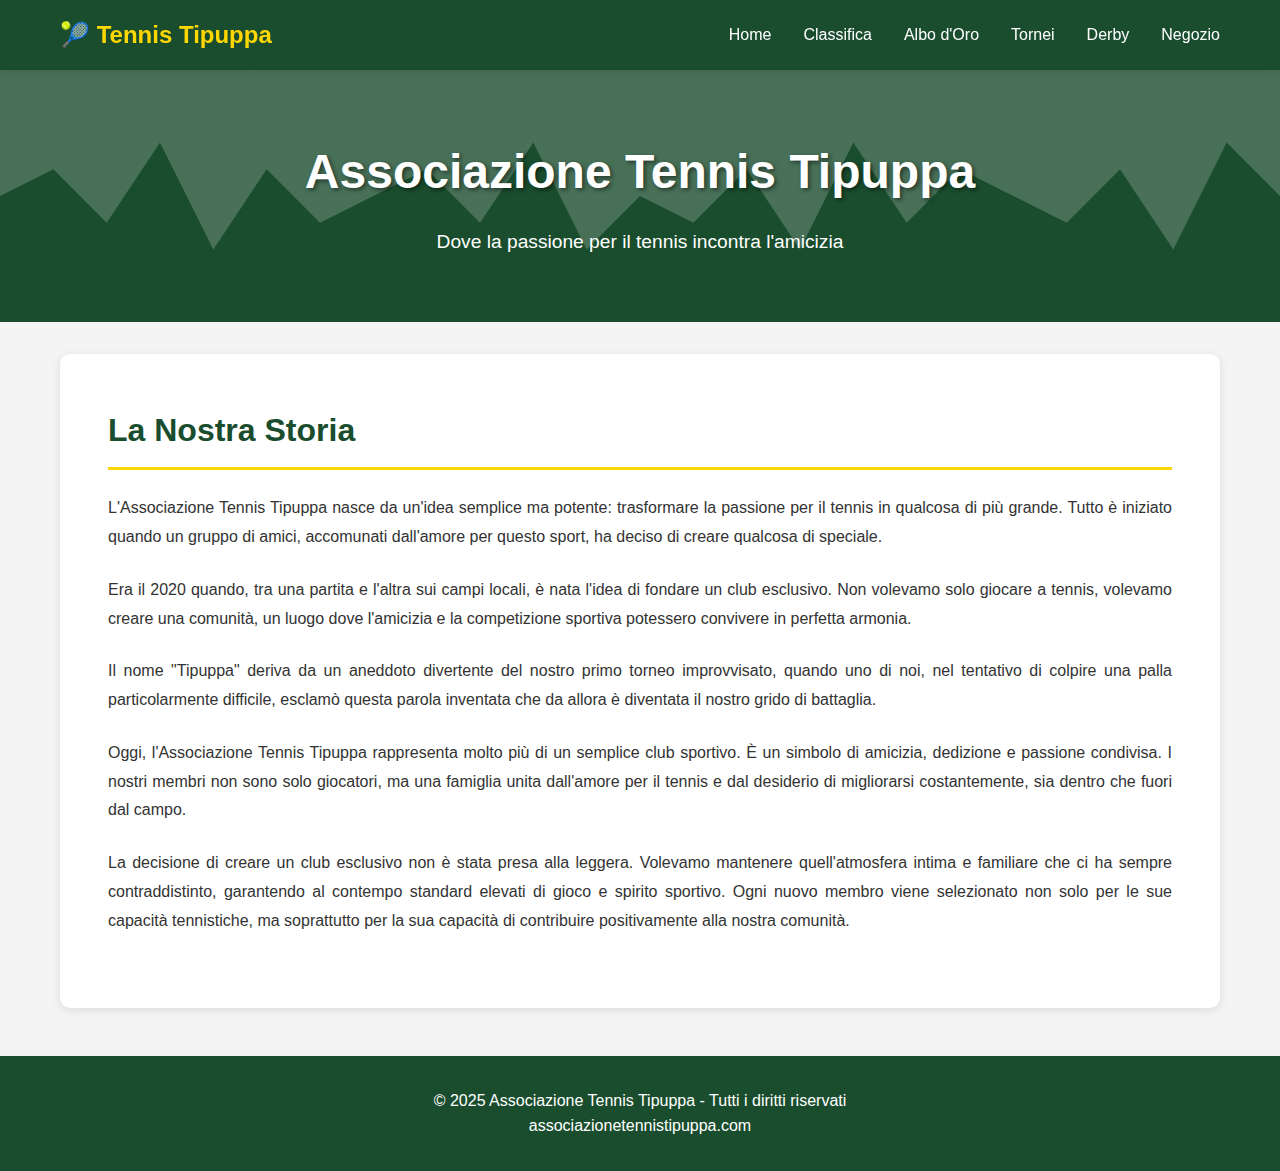
<file: index.html>
<!DOCTYPE html>
<html lang="it">
<head>
    <meta charset="UTF-8">
    <meta name="viewport" content="width=device-width, initial-scale=1.0">
    <title>Associazione Tennis Tipuppa</title>
    <style>
        * {
            margin: 0;
            padding: 0;
            box-sizing: border-box;
        }

        body {
            font-family: 'Arial', sans-serif;
            line-height: 1.6;
            color: #333;
            background-color: #f4f4f4;
        }

        /* Header e Navigazione */
        header {
            background-color: #1a4d2e;
            color: white;
            padding: 1rem 0;
            position: fixed;
            width: 100%;
            top: 0;
            z-index: 1000;
            box-shadow: 0 2px 5px rgba(0,0,0,0.1);
        }

        nav {
            max-width: 1200px;
            margin: 0 auto;
            padding: 0 20px;
            display: flex;
            justify-content: space-between;
            align-items: center;
        }

        .logo {
            font-size: 1.5rem;
            font-weight: bold;
            color: #ffd700;
        }

        .nav-menu {
            display: flex;
            list-style: none;
            gap: 2rem;
        }

        .nav-menu a {
            color: white;
            text-decoration: none;
            transition: color 0.3s;
            font-weight: 500;
        }

        .nav-menu a:hover {
            color: #ffd700;
        }

        .hamburger {
            display: none;
            flex-direction: column;
            cursor: pointer;
        }

        .hamburger span {
            width: 25px;
            height: 3px;
            background-color: white;
            margin: 3px 0;
            transition: 0.3s;
        }

        /* Hero Section */
        .hero {
            margin-top: 70px;
            background: linear-gradient(rgba(26, 77, 46, 0.8), rgba(26, 77, 46, 0.8)), url('data:image/svg+xml,<svg xmlns="http://www.w3.org/2000/svg" viewBox="0 0 1200 600"><rect fill="%23fff" width="1200" height="600"/><path fill="%231a4d2e" d="M0 300L50 275L100 325L150 250L200 350L250 275L300 325L350 300L400 275L450 325L500 250L550 350L600 300L650 325L700 275L750 350L800 250L850 325L900 275L950 300L1000 325L1050 275L1100 350L1150 250L1200 300V600H0V300Z"/></svg>');
            background-size: cover;
            background-position: center;
            color: white;
            padding: 4rem 0;
            text-align: center;
        }

        .hero h1 {
            font-size: 3rem;
            margin-bottom: 1rem;
            text-shadow: 2px 2px 4px rgba(0,0,0,0.5);
        }

        .hero p {
            font-size: 1.2rem;
            max-width: 800px;
            margin: 0 auto;
            padding: 0 20px;
        }

        /* Main Content */
        main {
            max-width: 1200px;
            margin: 2rem auto;
            padding: 0 20px;
        }

        .content-section {
            background: white;
            padding: 3rem;
            margin-bottom: 2rem;
            border-radius: 10px;
            box-shadow: 0 2px 10px rgba(0,0,0,0.1);
            display: none;
        }

        .content-section.active {
            display: block;
        }

        .content-section h2 {
            color: #1a4d2e;
            margin-bottom: 1.5rem;
            font-size: 2rem;
            border-bottom: 3px solid #ffd700;
            padding-bottom: 0.5rem;
        }

        .storia-section {
            line-height: 1.8;
        }

        .storia-section p {
            margin-bottom: 1.5rem;
            text-align: justify;
        }

        /* Classifica Table */
        .classifica-table {
            width: 100%;
            border-collapse: collapse;
            margin-top: 1rem;
        }

        .classifica-table th,
        .classifica-table td {
            padding: 12px;
            text-align: left;
            border-bottom: 1px solid #ddd;
        }

        .classifica-table th {
            background-color: #1a4d2e;
            color: white;
            font-weight: bold;
        }

        .classifica-table tr:hover {
            background-color: #f5f5f5;
        }

        .classifica-table .posizione {
            font-weight: bold;
            color: #1a4d2e;
        }

        /* Albo d'Oro */
        .albo-grid {
            display: grid;
            grid-template-columns: repeat(auto-fit, minmax(250px, 1fr));
            gap: 2rem;
            margin-top: 2rem;
        }

        .albo-card {
            background: #f8f8f8;
            padding: 1.5rem;
            border-radius: 8px;
            text-align: center;
            border: 2px solid #ffd700;
        }

        .albo-card h3 {
            color: #1a4d2e;
            margin-bottom: 0.5rem;
        }

        .albo-card .year {
            font-size: 2rem;
            color: #ffd700;
            font-weight: bold;
        }

        /* Tornei */
        .torneo-card {
            background: #f8f8f8;
            padding: 2rem;
            margin-bottom: 1.5rem;
            border-radius: 8px;
            border-left: 5px solid #1a4d2e;
        }

        .torneo-card h3 {
            color: #1a4d2e;
            margin-bottom: 1rem;
        }

        .torneo-card .date {
            color: #666;
            font-style: italic;
        }

        /* Negozio */
        .negozio-grid {
            display: grid;
            grid-template-columns: repeat(auto-fit, minmax(300px, 1fr));
            gap: 2rem;
            margin-top: 2rem;
        }

        .product-card {
            background: white;
            border: 1px solid #ddd;
            border-radius: 8px;
            overflow: hidden;
            transition: transform 0.3s;
        }

        .product-card:hover {
            transform: translateY(-5px);
            box-shadow: 0 5px 20px rgba(0,0,0,0.1);
        }

        .product-image {
            height: 200px;
            background: #f0f0f0;
            display: flex;
            align-items: center;
            justify-content: center;
            font-size: 3rem;
        }

        .product-info {
            padding: 1.5rem;
        }

        .product-info h3 {
            color: #1a4d2e;
            margin-bottom: 0.5rem;
        }

        .product-price {
            font-size: 1.5rem;
            color: #ffd700;
            font-weight: bold;
        }

        /* Footer */
        footer {
            background-color: #1a4d2e;
            color: white;
            text-align: center;
            padding: 2rem 0;
            margin-top: 3rem;
        }

        /* Mobile Responsive */
        @media (max-width: 768px) {
            .hamburger {
                display: flex;
            }

            .nav-menu {
                position: fixed;
                left: -100%;
                top: 70px;
                flex-direction: column;
                background-color: #1a4d2e;
                width: 100%;
                text-align: center;
                transition: 0.3s;
                padding: 2rem 0;
            }

            .nav-menu.active {
                left: 0;
            }

            .hero h1 {
                font-size: 2rem;
            }

            .content-section {
                padding: 1.5rem;
            }
        }
    </style>
</head>
<body>
    <header>
        <nav>
            <div class="logo">🎾 Tennis Tipuppa</div>
            <ul class="nav-menu">
                <li><a href="#home" onclick="showSection('home')">Home</a></li>
                <li><a href="#classifica" onclick="showSection('classifica')">Classifica</a></li>
                <li><a href="#albo" onclick="showSection('albo')">Albo d'Oro</a></li>
                <li><a href="#tornei" onclick="showSection('tornei')">Tornei</a></li>
                <li><a href="#derby" onclick="showSection('derby')">Derby</a></li>
                <li><a href="#negozio" onclick="showSection('negozio')">Negozio</a></li>
            </ul>
            <div class="hamburger" onclick="toggleMenu()">
                <span></span>
                <span></span>
                <span></span>
            </div>
        </nav>
    </header>

    <div class="hero">
        <h1>Associazione Tennis Tipuppa</h1>
        <p>Dove la passione per il tennis incontra l'amicizia</p>
    </div>

    <main>
        <!-- Home Section -->
        <section id="home" class="content-section active storia-section">
            <h2>La Nostra Storia</h2>
            <p>
                L'Associazione Tennis Tipuppa nasce da un'idea semplice ma potente: trasformare la passione per il tennis in qualcosa di più grande. Tutto è iniziato quando un gruppo di amici, accomunati dall'amore per questo sport, ha deciso di creare qualcosa di speciale.
            </p>
            <p>
                Era il 2020 quando, tra una partita e l'altra sui campi locali, è nata l'idea di fondare un club esclusivo. Non volevamo solo giocare a tennis, volevamo creare una comunità, un luogo dove l'amicizia e la competizione sportiva potessero convivere in perfetta armonia.
            </p>
            <p>
                Il nome "Tipuppa" deriva da un aneddoto divertente del nostro primo torneo improvvisato, quando uno di noi, nel tentativo di colpire una palla particolarmente difficile, esclamò questa parola inventata che da allora è diventata il nostro grido di battaglia.
            </p>
            <p>
                Oggi, l'Associazione Tennis Tipuppa rappresenta molto più di un semplice club sportivo. È un simbolo di amicizia, dedizione e passione condivisa. I nostri membri non sono solo giocatori, ma una famiglia unita dall'amore per il tennis e dal desiderio di migliorarsi costantemente, sia dentro che fuori dal campo.
            </p>
            <p>
                La decisione di creare un club esclusivo non è stata presa alla leggera. Volevamo mantenere quell'atmosfera intima e familiare che ci ha sempre contraddistinto, garantendo al contempo standard elevati di gioco e spirito sportivo. Ogni nuovo membro viene selezionato non solo per le sue capacità tennistiche, ma soprattutto per la sua capacità di contribuire positivamente alla nostra comunità.
            </p>
        </section>

        <!-- Classifica Section -->
        <section id="classifica" class="content-section">
            <h2>Classifica Generale</h2>
            <table class="classifica-table">
                <thead>
                    <tr>
                        <th>Posizione</th>
                        <th>Giocatore</th>
                        <th>Punti</th>
                        <th>Partite Giocate</th>
                        <th>Vittorie</th>
                        <th>Sconfitte</th>
                    </tr>
                </thead>
                <tbody>
                    <tr>
                        <td class="posizione">1°</td>
                        <td>Marco Rossi</td>
                        <td>2450</td>
                        <td>24</td>
                        <td>20</td>
                        <td>4</td>
                    </tr>
                    <tr>
                        <td class="posizione">2°</td>
                        <td>Luca Bianchi</td>
                        <td>2320</td>
                        <td>22</td>
                        <td>17</td>
                        <td>5</td>
                    </tr>
                    <tr>
                        <td class="posizione">3°</td>
                        <td>Giovanni Verdi</td>
                        <td>2180</td>
                        <td>23</td>
                        <td>15</td>
                        <td>8</td>
                    </tr>
                </tbody>
            </table>
        </section>

        <!-- Albo d'Oro Section -->
        <section id="albo" class="content-section">
            <h2>Albo d'Oro</h2>
            <div class="albo-grid">
                <div class="albo-card">
                    <div class="year">2024</div>
                    <h3>Campione dell'Anno</h3>
                    <p>Marco Rossi</p>
                </div>
                <div class="albo-card">
                    <div class="year">2023</div>
                    <h3>Campione dell'Anno</h3>
                    <p>Luca Bianchi</p>
                </div>
                <div class="albo-card">
                    <div class="year">2022</div>
                    <h3>Campione dell'Anno</h3>
                    <p>Andrea Neri</p>
                </div>
            </div>
        </section>

        <!-- Tornei Section -->
        <section id="tornei" class="content-section">
            <h2>Tornei</h2>
            <div class="torneo-card">
                <h3>Torneo Estivo 2025</h3>
                <p class="date">15-30 Luglio 2025</p>
                <p>Il torneo più atteso dell'anno! Singolare maschile con tabellone a eliminazione diretta.</p>
            </div>
            <div class="torneo-card">
                <h3>Coppa Tipuppa</h3>
                <p class="date">1-15 Settembre 2025</p>
                <p>Torneo a squadre con formula round-robin. Premio speciale per il fair play.</p>
            </div>
        </section>

        <!-- Derby Section -->
        <section id="derby" class="content-section">
            <h2>Derby Storici</h2>
            <p>I derby rappresentano le sfide più intense e sentite tra i membri storici del club. Qui celebriamo le rivalità sportive che hanno fatto la storia della nostra associazione.</p>
            <div class="torneo-card">
                <h3>Il Classico: Rossi vs Bianchi</h3>
                <p>Bilancio totale: 15-12 per Rossi</p>
                <p>La rivalità più antica del club, iniziata nel 2021.</p>
            </div>
        </section>

        <!-- Negozio Section -->
        <section id="negozio" class="content-section">
            <h2>Negozio Ufficiale</h2>
            <div class="negozio-grid">
                <div class="product-card">
                    <div class="product-image">👕</div>
                    <div class="product-info">
                        <h3>Maglia Ufficiale Tipuppa</h3>
                        <p>Maglia tecnica con logo ricamato</p>
                        <div class="product-price">€45.00</div>
                    </div>
                </div>
                <div class="product-card">
                    <div class="product-image">🧢</div>
                    <div class="product-info">
                        <h3>Cappellino Club</h3>
                        <p>Cappellino con visiera, logo frontale</p>
                        <div class="product-price">€25.00</div>
                    </div>
                </div>
                <div class="product-card">
                    <div class="product-image">🎾</div>
                    <div class="product-info">
                        <h3>Set Palline Tipuppa</h3>
                        <p>Tubo da 4 palline premium</p>
                        <div class="product-price">€12.00</div>
                    </div>
                </div>
            </div>
        </section>
    </main>

    <footer>
        <p>&copy; 2025 Associazione Tennis Tipuppa - Tutti i diritti riservati</p>
        <p>associazionetennistipuppa.com</p>
    </footer>

    <script>
        // Funzione per mostrare/nascondere sezioni
        function showSection(sectionId) {
            // Nasconde tutte le sezioni
            const sections = document.querySelectorAll('.content-section');
            sections.forEach(section => {
                section.classList.remove('active');
            });
            
            // Mostra la sezione selezionata
            const targetSection = document.getElementById(sectionId);
            if (targetSection) {
                targetSection.classList.add('active');
            }
            
            // Chiude il menu mobile se aperto
            const navMenu = document.querySelector('.nav-menu');
            navMenu.classList.remove('active');
            
            // Scroll to top
            window.scrollTo(0, 0);
        }

        // Toggle menu mobile
        function toggleMenu() {
            const navMenu = document.querySelector('.nav-menu');
            navMenu.classList.toggle('active');
        }

        // Gestione click sui link del menu
        document.addEventListener('DOMContentLoaded', function() {
            // Previeni il comportamento default dei link
            const navLinks = document.querySelectorAll('.nav-menu a');
            navLinks.forEach(link => {
                link.addEventListener('click', function(e) {
                    e.preventDefault();
                });
            });
        });

        // Smooth scroll (opzionale)
        document.querySelectorAll('a[href^="#"]').forEach(anchor => {
            anchor.addEventListener('click', function (e) {
                e.preventDefault();
            });
        });
    </script>
</body>
</html>
</file>
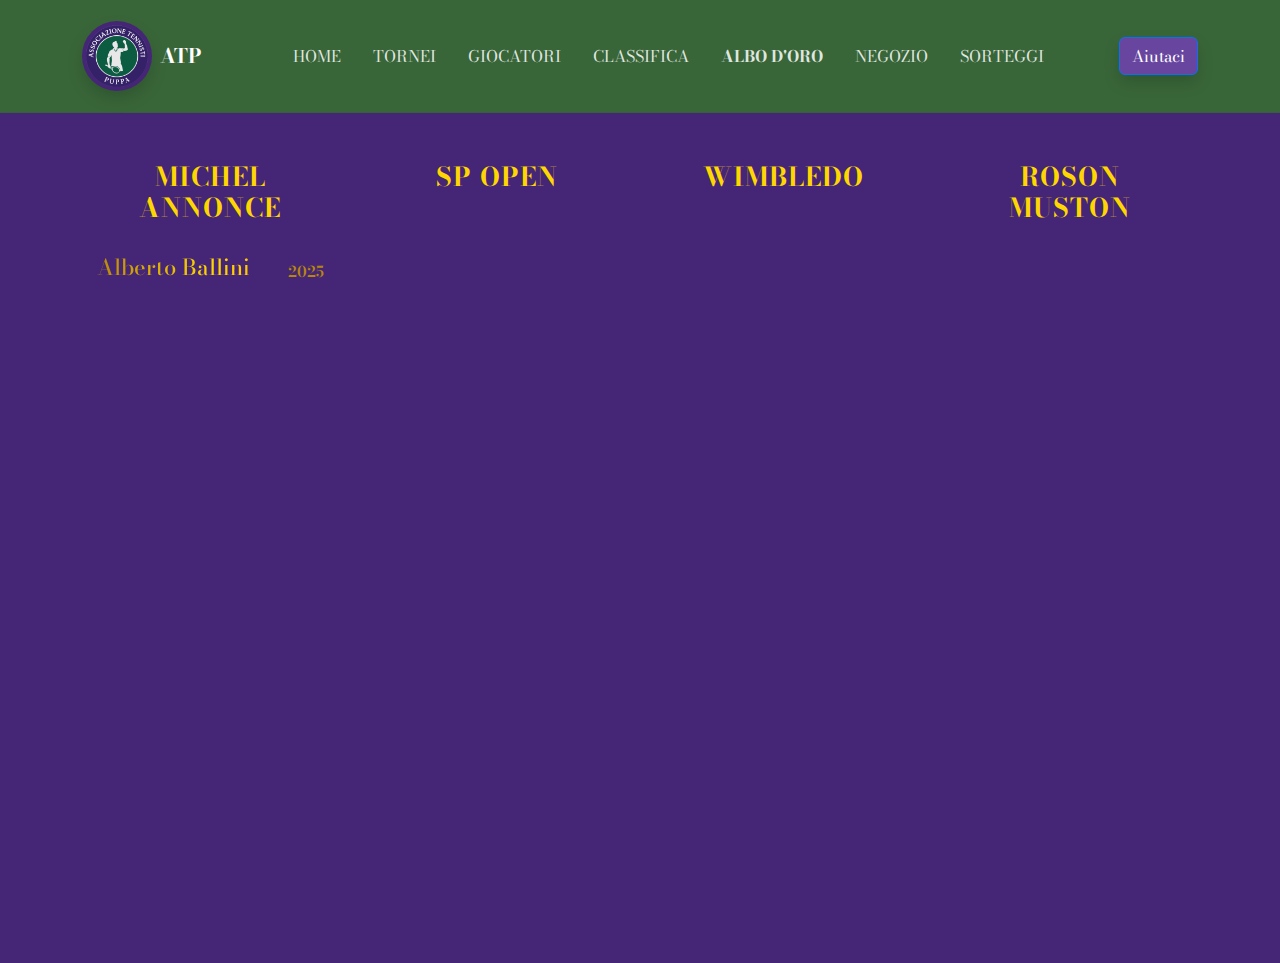
<file: albo.html>
<!DOCTYPE html><html data-bs-theme="light" lang="en" style="font-family: 'Bodoni Moda', serif;--bs-primary: #396639;--bs-primary-rgb: 57,102,57;--bs-secondary: #452676;--bs-secondary-rgb: 69,38,118;--bs-success: #3f7041;--bs-success-rgb: 63,112,65;--bs-info: #472b80;--bs-info-rgb: 71,43,128;--bs-warning: #368136;--bs-warning-rgb: 54,129,54;--bs-danger: #68459f;--bs-danger-rgb: 104,69,159;"><head><meta charset="utf-8"><meta name="viewport" content="width=device-width, initial-scale=1.0, shrink-to-fit=no"><title>Home - Brand</title><link rel="stylesheet" href="/assets/bootstrap/css/bootstrap.min.css?h=bec7173809e9299f24e368ea574911e3"><link rel="stylesheet" href="/assets/css/styles.min.css?h=f94cd45c850fa36d7f36b43aae56a554"><link rel="stylesheet" href="https://cdn.jsdelivr.net/npm/bootstrap@5.3.0/dist/css/bootstrap.min.css"><link rel="stylesheet" href="https://cdn.jsdelivr.net/npm/bootstrap-icons@1.10.0/font/bootstrap-icons.css"></head><body style="font-family: 'Bodoni Moda', serif;"><!-- Start: Navbar Centered Links --><nav class="navbar navbar-expand-md sticky-top py-3 navbar-dark" id="mainNav" style="background: #396639;"><div class="container"><a class="navbar-brand d-flex align-items-center" href="/"><span class="bs-icon-sm bs-icon-circle bs-icon-primary shadow d-flex justify-content-center align-items-center me-2 bs-icon" style="background: #452676;width: 70px;height: 70px;"><img class="img-fluid" width="1024" height="1024" src="/assets/img/brands/ATP%20Logo.webp?h=52e2394cbfa98625d8838078258b67a7"></span><span>ATP</span></a><button data-bs-toggle="collapse" class="navbar-toggler" data-bs-target="#navcol-1"><span class="visually-hidden">Toggle navigation</span><span class="navbar-toggler-icon"></span></button><div class="collapse navbar-collapse" id="navcol-1"><ul class="navbar-nav mx-auto" style="font-family: 'Bodoni Moda', serif;"><li class="nav-item"><a class="nav-link" href="/index.html">HOME</a></li><li class="nav-item"><a class="nav-link" href="/tornei.html">TORNEI</a></li><li class="nav-item"><a class="nav-link" href="/giocatori.html">GIOCATORI</a></li><li class="nav-item"><a class="nav-link" href="/classifica.html">CLASSIFICA</a></li><li class="nav-item"><a class="nav-link active" href="/albo.html">ALBO D'ORO</a></li><li class="nav-item"><a class="nav-link" href="/negozio.html">NEGOZIO</a></li><li class="nav-item"><a class="nav-link" href="/sorteggi.html">SORTEGGI</a></li></ul><a class="btn btn-primary shadow" role="button" href="/donazioni.html" style="background: #68459f;font-family: 'Bodoni Moda', serif;">Aiutaci</a></div></div></nav><!-- End: Navbar Centered Links --><!-- Start: grass --><section style="transition: ease-in;height: 850px;background: #452676;"><!-- Start: Hero Clean Reverse --><div class="container pt-4 pt-xl-5"><div>
<html lang="it">
<head>
    <meta charset="UTF-8">
    <meta name="viewport" content="width=device-width, initial-scale=1.0">
    <title>Albo d'Oro - Tennis Club</title>
    <style>
        @import url('https://fonts.googleapis.com/css2?family=Bodoni+Moda:opsz,wght@6..96,400;6..96,600;6..96,700&display=swap');
        
        .tournaments-container {
            width: 100%;
            display: grid;
            grid-template-columns: repeat(4, 1fr);
            gap: 30px;
        }
        
        .tournament-column {
            padding: 0 15px;
        }
        
        .tournament-title {
            font-size: 26px;
            font-weight: 700;
            color: #FFD700;
            margin-bottom: 20px;
            text-align: center;
            text-transform: uppercase;
            letter-spacing: 1px;
            font-family: 'Bodoni Moda', serif;
        }
        
        .champion-entry {
            display: flex;
            justify-content: space-between;
            align-items: center;
            padding: 8px 0;
            margin: 8px 0;
            font-family: 'Bodoni Moda', serif;
        }
        
        .champion-name {
            font-size: 22px;
            font-weight: 500;
            color: #fff;
        }
        
        /* Animated Gradient Text Styles */
        .animated-gradient-text {
            position: relative;
            display: inline-block;
            font-weight: 500;
            overflow: hidden;
        }
        
        @keyframes gradient {
            0% {
                background-position: 0% 50%;
            }
            50% {
                background-position: 100% 50%;
            }
            100% {
                background-position: 0% 50%;
            }
        }
        
        .text-content {
            display: inline-block;
            position: relative;
            z-index: 2;
            background-size: 300% 100%;
            background-clip: text;
            -webkit-background-clip: text;
            color: transparent;
            animation: gradient linear infinite;
        }
        
        .champion-year {
            font-size: 15px;
            color: #B8860B;
            font-weight: 600;
        }
        
        @media (max-width: 1200px) {
            .tournaments-container {
                grid-template-columns: repeat(2, 1fr);
            }
        }
        
        @media (max-width: 768px) {
            .tournaments-container {
                grid-template-columns: 1fr;
            }
        }
    </style>
</head>
<body>
    <div class="tournaments-container">
        <div class="tournament-column">
            <h2 class="tournament-title">Michel Annonce</h2>
            <div class="champion-entry">
                <span class="champion-name">Alberto Ballini</span>
                <span class="champion-year">2025</span>
            </div>
            <!-- <div class="champion-entry">
                <span class="champion-name">Simone Barbieri</span>
                <span class="champion-year">2024</span>
            </div> -->
        </div>
        
        <div class="tournament-column">
            <h2 class="tournament-title">SP Open</h2>
        </div>
        
        <div class="tournament-column">
            <h2 class="tournament-title">WimbleDO</h2>
        </div>
        
        <div class="tournament-column">
            <h2 class="tournament-title">Roson Muston</h2>
        </div>
    </div>
    
    <script>
        // Funzione per creare il gradiente animato
        function createGradientText(element, colors, animationSpeed) {
            const wrapper = document.createElement('div');
            wrapper.className = 'animated-gradient-text';
            
            const textContent = document.createElement('div');
            textContent.className = 'text-content';
            textContent.innerHTML = element.innerHTML;
            textContent.style.backgroundImage = `linear-gradient(to right, ${colors.join(", ")})`;
            textContent.style.animationDuration = `${animationSpeed}s`;
            
            wrapper.appendChild(textContent);
            
            element.innerHTML = '';
            element.appendChild(wrapper);
        }
        
        // Applica il gradiente animato a tutti i nomi dei campioni
        window.addEventListener('load', () => {
            const championNames = document.querySelectorAll('.champion-name');
            championNames.forEach(name => {
                // Colori dorati eleganti
                const goldColors = ["#B8860B", "#FFD700", "#FFA500", "#FFD700", "#B8860B"];
                createGradientText(name, goldColors, 3);
            });
        });
    </script>
</body>
</html>
</div></div><!-- End: Hero Clean Reverse --></section><!-- End: grass --><script src="https://cdn.jsdelivr.net/npm/bootstrap@5.3.6/dist/js/bootstrap.bundle.min.js"></script><script src="https://cdn.jsdelivr.net/npm/bootstrap@5.3.0/dist/js/bootstrap.bundle.min.js"></script><script src="/assets/js/script.min.js?h=9a9b12d9479055b6ccf322643488f6dd"></script></body></html>
</file>
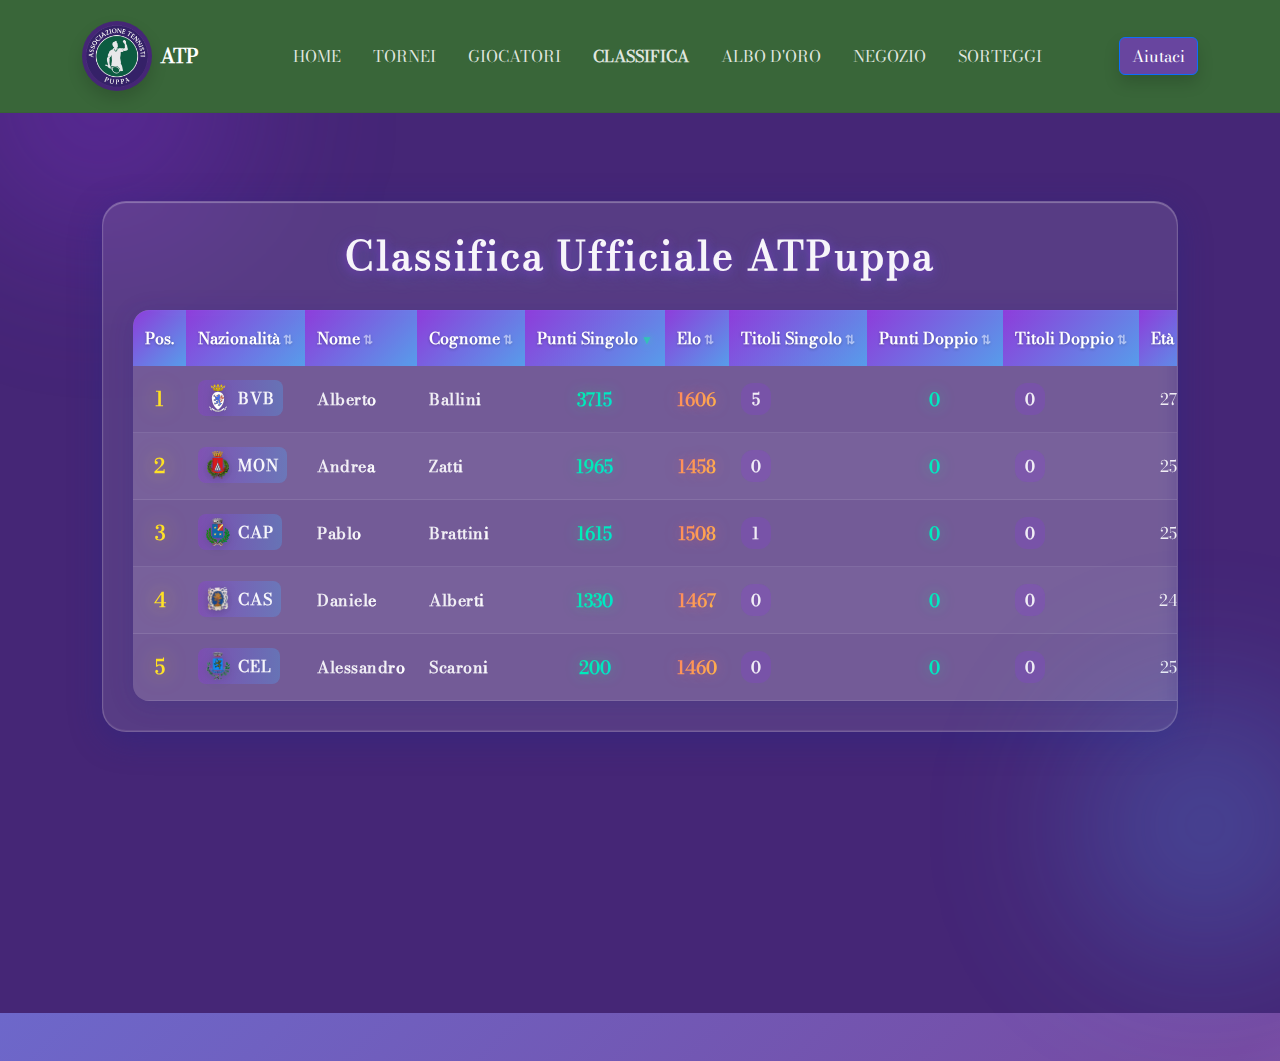
<file: classifica.html>
<!DOCTYPE html><html data-bs-theme="light" lang="en"><head><meta charset="utf-8"><meta name="viewport" content="width=device-width, initial-scale=1.0, shrink-to-fit=no"><title>Pricing - Brand</title><link rel="stylesheet" href="/assets/bootstrap/css/bootstrap.min.css?h=bec7173809e9299f24e368ea574911e3"><link rel="stylesheet" href="/assets/css/styles.min.css?h=f94cd45c850fa36d7f36b43aae56a554"><link rel="stylesheet" href="https://cdn.jsdelivr.net/npm/bootstrap@5.3.0/dist/css/bootstrap.min.css"><link rel="stylesheet" href="https://cdn.jsdelivr.net/npm/bootstrap-icons@1.10.0/font/bootstrap-icons.css"></head><body><!-- Start: Navbar Centered Links --><nav class="navbar navbar-expand-md sticky-top py-3 navbar-dark" id="mainNav" style="background: #396639;"><div class="container"><a class="navbar-brand d-flex align-items-center" href="/"><span class="bs-icon-sm bs-icon-circle bs-icon-primary shadow d-flex justify-content-center align-items-center me-2 bs-icon" style="background: #452676;width: 70px;height: 70px;"><img class="img-fluid" width="1024" height="1024" src="/assets/img/brands/ATP%20Logo.webp?h=52e2394cbfa98625d8838078258b67a7"></span><span>ATP</span></a><button data-bs-toggle="collapse" class="navbar-toggler" data-bs-target="#navcol-1"><span class="visually-hidden">Toggle navigation</span><span class="navbar-toggler-icon"></span></button><div class="collapse navbar-collapse" id="navcol-1"><ul class="navbar-nav mx-auto" style="font-family: 'Bodoni Moda', serif;"><li class="nav-item"><a class="nav-link" href="/index.html">HOME</a></li><li class="nav-item"><a class="nav-link" href="/tornei.html">TORNEI</a></li><li class="nav-item"><a class="nav-link" href="/giocatori.html">GIOCATORI</a></li><li class="nav-item"><a class="nav-link active" href="/classifica.html">CLASSIFICA</a></li><li class="nav-item"><a class="nav-link" href="/albo.html">ALBO D'ORO</a></li><li class="nav-item"><a class="nav-link" href="/negozio.html">NEGOZIO</a></li><li class="nav-item"><a class="nav-link" href="/sorteggi.html">SORTEGGI</a></li></ul><a class="btn btn-primary shadow" role="button" href="/donazioni.html" style="background: #68459f;font-family: 'Bodoni Moda', serif;">Aiutaci</a></div></div></nav><!-- End: Navbar Centered Links --><!-- Start: grass --><section style="transition: ease-in;height: 900px;background: #452676;"><!-- Start: Hero Clean Reverse --><div class="container pt-4 pt-xl-5"><div>
<html lang="it">
<head>
    <meta charset="UTF-8">
    <meta name="viewport" content="width=device-width, initial-scale=1.0">
    <title>Classifica Tennis Club - Liquid Glass</title>
    <style>
        * {
            margin: 0;
            padding: 0;
            box-sizing: border-box;
        }

        body {
            min-height: 100vh;
            margin: 0;
            padding: 0;
            background: linear-gradient(135deg, #667eea 0%, #764ba2 25%, #f093fb 50%, #4facfe 75%, #667eea 100%);
            background-size: 400% 400%;
            animation: gradientShift 15s ease infinite;
            font-family: 'Bodoni Moda', sans-serif;
            position: relative;
            overflow-x: auto;
        }
        
        .page-wrapper {
            padding: 40px 20px;
            min-height: 100vh;
        }

        @keyframes gradientShift {
            0% { background-position: 0% 50%; }
            50% { background-position: 100% 50%; }
            100% { background-position: 0% 50%; }
        }

        /* Floating orbs for liquid effect */
        body::before, body::after {
            content: '';
            position: fixed;
            border-radius: 50%;
            filter: blur(80px);
            opacity: 0.7;
            animation: float 20s infinite ease-in-out;
            pointer-events: none;
        }

        body::before {
            width: 400px;
            height: 400px;
            background: radial-gradient(circle, rgba(147, 51, 234, 0.6) 0%, transparent 70%);
            top: -100px;
            left: -100px;
        }

        body::after {
            width: 350px;
            height: 350px;
            background: radial-gradient(circle, rgba(79, 172, 254, 0.6) 0%, transparent 70%);
            bottom: -100px;
            right: -100px;
            animation-delay: -10s;
        }

        @keyframes float {
            0%, 100% { transform: translate(0, 0) rotate(0deg); }
            25% { transform: translate(100px, -50px) rotate(90deg); }
            50% { transform: translate(-50px, 100px) rotate(180deg); }
            75% { transform: translate(-100px, -30px) rotate(270deg); }
        }

        .tennis-ranking-container {
            max-width: 1200px;
            margin: 0 auto;
            background: rgba(255, 255, 255, 0.1);
            backdrop-filter: blur(20px);
            -webkit-backdrop-filter: blur(20px);
            padding: 30px;
            border-radius: 24px;
            box-shadow: 
                0 8px 32px rgba(31, 38, 135, 0.37),
                inset 0 1px 1px rgba(255, 255, 255, 0.3),
                inset 0 -1px 1px rgba(255, 255, 255, 0.1);
            border: 1px solid rgba(255, 255, 255, 0.18);
            position: relative;
            overflow: hidden;
        }

        /* Liquid glass title */
        h1 {
            text-align: center;
            margin-bottom: 30px;
            font-size: 2.5em;
            font-weight: 700;
            color: rgba(255, 255, 255, 0.95);
            text-shadow: 
                0 2px 10px rgba(147, 51, 234, 0.5),
                0 4px 20px rgba(79, 172, 254, 0.3);
            letter-spacing: 2px;
            position: relative;
            z-index: 1;
        }

        .tennis-ranking-table {
            width: 100%;
            border-collapse: separate;
            border-spacing: 0;
            margin-top: 20px;
            background: rgba(255, 255, 255, 0.05);
            backdrop-filter: blur(10px);
            -webkit-backdrop-filter: blur(10px);
            border-radius: 16px;
            overflow: hidden;
            box-shadow: 
                0 4px 24px rgba(31, 38, 135, 0.2),
                inset 0 1px 1px rgba(255, 255, 255, 0.1);
        }

        .tennis-ranking-table th {
            background: linear-gradient(135deg, rgba(147, 51, 234, 0.8) 0%, rgba(79, 172, 254, 0.8) 100%);
            color: white;
            padding: 16px 12px;
            text-align: left;
            cursor: pointer;
            user-select: none;
            position: relative;
            white-space: nowrap;
            font-weight: 600;
            text-shadow: 0 1px 3px rgba(0, 0, 0, 0.3);
            transition: all 0.3s ease;
            backdrop-filter: blur(10px);
            -webkit-backdrop-filter: blur(10px);
        }

        .tennis-ranking-table th:first-child {
            border-top-left-radius: 16px;
        }

        .tennis-ranking-table th:last-child {
            border-top-right-radius: 16px;
        }

        .tennis-ranking-table th:hover {
            background: linear-gradient(135deg, rgba(147, 51, 234, 0.95) 0%, rgba(79, 172, 254, 0.95) 100%);
            transform: translateY(-2px);
            box-shadow: 0 4px 12px rgba(147, 51, 234, 0.3);
        }

        .tennis-ranking-table th.sortable:after {
            content: ' ⇅';
            font-size: 12px;
            opacity: 0.5;
            transition: all 0.3s ease;
        }

        .tennis-ranking-table th.sort-asc:after {
            content: ' ▲';
            font-size: 12px;
            color: #00ff88;
            text-shadow: 0 0 10px #00ff88;
        }

        .tennis-ranking-table th.sort-desc:after {
            content: ' ▼';
            font-size: 12px;
            color: #00ff88;
            text-shadow: 0 0 10px #00ff88;
        }

        .tennis-ranking-table td {
            padding: 14px 12px;
            border-bottom: 1px solid rgba(255, 255, 255, 0.1);
            color: rgba(255, 255, 255, 0.9);
            transition: all 0.3s ease;
            position: relative;
        }

        .tennis-ranking-table tr {
            background: rgba(255, 255, 255, 0.02);
            transition: all 0.3s ease;
        }

        .tennis-ranking-table tr:nth-child(even) {
            background: rgba(255, 255, 255, 0.05);
        }

        .tennis-ranking-table tr:hover {
            background: linear-gradient(90deg, 
                rgba(147, 51, 234, 0.1) 0%, 
                rgba(79, 172, 254, 0.1) 50%,
                rgba(147, 51, 234, 0.1) 100%);
            transform: scale(1.02);
            box-shadow: 
                0 4px 20px rgba(147, 51, 234, 0.2),
                inset 0 1px 1px rgba(255, 255, 255, 0.1);
            z-index: 1;
            position: relative;
        }

        .tennis-ranking-table tr:hover td {
            color: white;
        }

        /* Shiny text effect for player names */
        .shiny-text {
            color: rgba(255, 255, 255, 0.9);
            background: linear-gradient(
                120deg,
                rgba(255, 255, 255, 0) 40%,
                rgba(255, 255, 255, 0.8) 50%,
                rgba(255, 255, 255, 0) 60%
            );
            background-size: 200% 100%;
            -webkit-background-clip: text;
            background-clip: text;
            display: inline-block;
            animation: shine 5s linear infinite;
            font-weight: 600;
            letter-spacing: 0.5px;
        }

        @keyframes shine {
            0% { background-position: 100%; }
            100% { background-position: -100%; }
        }

        .tennis-posizione {
            font-weight: bold;
            text-align: center;
            font-size: 20px;
            background: linear-gradient(135deg, #ffd700, #ffed4e);
            -webkit-background-clip: text;
            background-clip: text;
            -webkit-text-fill-color: transparent;
            text-shadow: 0 0 20px rgba(255, 215, 0, 0.5);
            animation: pulse 2s ease-in-out infinite;
        }

        @keyframes pulse {
            0%, 100% { opacity: 1; }
            50% { opacity: 0.8; }
        }

        .tennis-nazionalita {
            white-space: nowrap;
            font-weight: 600;
            color: rgba(255, 255, 255, 0.95);
            text-transform: uppercase;
            letter-spacing: 1px;
            background: linear-gradient(90deg, rgba(147, 51, 234, 0.3), rgba(79, 172, 254, 0.3));
            padding: 4px 8px;
            border-radius: 8px;
            display: inline-flex;
            align-items: center;
            gap: 8px;
        }
        
        .stemma-comune {
            width: 24px;
            height: 28px;
            object-fit: contain;
            filter: drop-shadow(0 2px 4px rgba(0, 0, 0, 0.2));
            transition: transform 0.3s ease;
        }
        
        .stemma-comune:hover {
            transform: scale(1.2);
        }

        .tennis-punti-singolo, .tennis-punti-doppio {
            font-weight: bold;
            text-align: center;
            font-size: 18px;
            background: linear-gradient(135deg, #00ff88, #00d4ff);
            -webkit-background-clip: text;
            background-clip: text;
            -webkit-text-fill-color: transparent;
            text-shadow: 0 0 15px rgba(0, 255, 136, 0.4);
        }

        .tennis-elo {
            font-weight: bold;
            text-align: center;
            font-size: 18px;
            background: linear-gradient(135deg, #ff6b6b, #ffd93d);
            -webkit-background-clip: text;
            background-clip: text;
            -webkit-text-fill-color: transparent;
            text-shadow: 0 0 15px rgba(255, 107, 107, 0.4);
        }

        .tennis-titoli {
            text-align: center;
            font-weight: bold;
            color: rgba(255, 255, 255, 0.9);
            background: rgba(147, 51, 234, 0.2);
            padding: 4px 8px;
            border-radius: 12px;
            display: inline-block;
            min-width: 30px;
        }

        .tennis-eta {
            text-align: center;
            color: rgba(255, 255, 255, 0.85);
            font-weight: 500;
        }

        /* Responsive adjustments */
        @media (max-width: 768px) {
            body {
                padding: 20px 10px;
            }

            h1 {
                font-size: 1.8em;
            }

            .tennis-ranking-container {
                padding: 20px 15px;
            }

            .tennis-ranking-table {
                font-size: 12px;
            }

            .tennis-ranking-table th, 
            .tennis-ranking-table td {
                padding: 8px 6px;
            }

            .tennis-hide-mobile {
                display: none;
            }

            .tennis-posizione {
                font-size: 16px;
            }

            .tennis-punti-singolo, .tennis-punti-doppio, .tennis-elo {
                font-size: 14px;
            }
        }

        /* Loading animation */
        @keyframes fadeIn {
            from {
                opacity: 0;
                transform: translateY(20px);
            }
            to {
                opacity: 1;
                transform: translateY(0);
            }
        }

        .tennis-ranking-container {
            animation: fadeIn 0.8s ease-out;
        }

        tbody tr {
            animation: fadeIn 0.5s ease-out backwards;
        }

        tbody tr:nth-child(1) { animation-delay: 0.1s; }
        tbody tr:nth-child(2) { animation-delay: 0.2s; }
        tbody tr:nth-child(3) { animation-delay: 0.3s; }
        tbody tr:nth-child(4) { animation-delay: 0.4s; }
        tbody tr:nth-child(5) { animation-delay: 0.5s; }
    </style>
</head>
<body>
    <div class="page-wrapper">
        <div class="tennis-ranking-container">
            <h1>Classifica Ufficiale ATPuppa</h1>
            <table class="tennis-ranking-table" id="tennisRankingTable">
                <thead>
                    <tr>
                        <th>Pos.</th>
                        <th class="sortable" data-column="nazionalita">Nazionalità</th>
                        <th class="sortable" data-column="nome">Nome</th>
                        <th class="sortable" data-column="cognome">Cognome</th>
                        <th class="sortable" data-column="puntiSingolo">Punti Singolo</th>
                        <th class="sortable" data-column="elo">Elo</th>
                        <th class="sortable tennis-hide-mobile" data-column="titoliSingolo">Titoli Singolo</th>
                        <th class="sortable" data-column="puntiDoppio">Punti Doppio</th>
                        <th class="sortable tennis-hide-mobile" data-column="titoliDoppio">Titoli Doppio</th>
                        <th class="sortable" data-column="eta">Età</th>
                    </tr>
                </thead>
                <tbody id="tennisTableBody">
                </tbody>
            </table>
        </div>
    </div>

    <script>
        (function() {
            // MODIFICA QUESTI DATI CON I TUOI GIOCATORI
            // Aggiungi l'URL dello stemma per ogni giocatore nel campo 'stemma'
            const playersData = [
                { 
                    nazionalita: 'CAS', 
                    nome: 'Daniele', 
                    cognome: 'Alberti', 
                    puntiSingolo: 1330, 
                    elo: 1467, 
                    titoliSingolo: 0, 
                    puntiDoppio: 0, 
                    titoliDoppio: 0, 
                    eta: 24,
                    stemma: 'assets/img/comuni/stemma-(8).png'
                },
                { 
                    nazionalita: 'BVB', 
                    nome: 'Alberto', 
                    cognome: 'Ballini', 
                    puntiSingolo: 3715, 
                    elo: 1606, 
                    titoliSingolo: 5, 
                    puntiDoppio: 0, 
                    titoliDoppio: 0, 
                    eta: 27,
                    stemma: 'assets/img/comuni/Brescia-Stemma.svg'
                },
                { 
                    nazionalita: 'CAP', 
                    nome: 'Pablo', 
                    cognome: 'Brattini', 
                    puntiSingolo: 1615, 
                    elo: 1508, 
                    titoliSingolo: 1, 
                    puntiDoppio: 0, 
                    titoliDoppio: 0, 
                    eta: 25,
                    stemma: 'assets/img/comuni/Capriano_del_Colle-Stemma.svg'
                },
                { 
                    nazionalita: 'CEL', 
                    nome: 'Alessandro', 
                    cognome: 'Scaroni', 
                    puntiSingolo: 200, 
                    elo: 1460, 
                    titoliSingolo: 0, 
                    puntiDoppio: 0, 
                    titoliDoppio: 0, 
                    eta: 25,
                    stemma: 'assets/img/comuni/Cellatica-Stemma-transparent.png'
                },
                { 
                    nazionalita: 'MON', 
                    nome: 'Andrea', 
                    cognome: 'Zatti', 
                    puntiSingolo: 1965, 
                    elo: 1458, 
                    titoliSingolo: 0, 
                    puntiDoppio: 0, 
                    titoliDoppio: 0, 
                    eta: 25,
                    stemma: 'assets/img/comuni/Montichiari-Stemma-transparent.png'
                },
            ];

            let currentSort = { column: 'puntiSingolo', order: 'desc' };

            function sortData(column, order = null) {
                if (order === null) {
                    if (currentSort.column === column) {
                        order = currentSort.order === 'asc' ? 'desc' : 'asc';
                    } else {
                        order = ['puntiSingolo', 'elo', 'titoliSingolo', 'puntiDoppio', 'titoliDoppio', 'eta'].includes(column) ? 'desc' : 'asc';
                    }
                }
                currentSort = { column, order };

                playersData.sort((a, b) => {
                    let aVal = a[column];
                    let bVal = b[column];
                    
                    if (typeof aVal === 'string') {
                        aVal = aVal.toLowerCase();
                        bVal = bVal.toLowerCase();
                    }
                    
                    if (aVal < bVal) return order === 'asc' ? -1 : 1;
                    if (aVal > bVal) return order === 'asc' ? 1 : -1;
                    return 0;
                });

                updateDisplay();
                updateSortHeaders();
            }

            function updateSortHeaders() {
                document.querySelectorAll('.tennis-ranking-table th.sortable').forEach(th => {
                    th.classList.remove('sort-asc', 'sort-desc');
                    if (th.dataset.column === currentSort.column) {
                        th.classList.add(`sort-${currentSort.order}`);
                    }
                });
            }

            function updateDisplay() {
                const tbody = document.getElementById('tennisTableBody');
                tbody.innerHTML = '';
                
                let position = 1;
                playersData.forEach((player) => {
                    const row = tbody.insertRow();
                    // Crea l'HTML per lo stemma se disponibile
                    const stemmaHtml = player.stemma 
                        ? `<img src="${player.stemma}" alt="${player.nazionalita}" class="stemma-comune" onerror="this.style.display='none'">`
                        : '';
                    
                    row.innerHTML = `
                        <td class="tennis-posizione">${position++}</td>
                        <td>
                            <span class="tennis-nazionalita">
                                ${stemmaHtml}
                                ${player.nazionalita}
                            </span>
                        </td>
                        <td><span class="shiny-text">${player.nome}</span></td>
                        <td><span class="shiny-text">${player.cognome}</span></td>
                        <td class="tennis-punti-singolo">${player.puntiSingolo}</td>
                        <td class="tennis-elo">${player.elo}</td>
                        <td class="tennis-hide-mobile"><span class="tennis-titoli">${player.titoliSingolo}</span></td>
                        <td class="tennis-punti-doppio">${player.puntiDoppio}</td>
                        <td class="tennis-hide-mobile"><span class="tennis-titoli">${player.titoliDoppio}</span></td>
                        <td class="tennis-eta">${player.eta}</td>
                    `;
                });
            }

            // Event listeners
            document.querySelectorAll('.tennis-ranking-table th.sortable').forEach(th => {
                th.addEventListener('click', () => {
                    sortData(th.dataset.column);
                });
            });

            // Inizializza la tabella
            sortData('puntiSingolo', 'desc');
        })();
    </script>
</body>
</html>
</div></div><!-- End: Hero Clean Reverse --></section><!-- End: grass --><script src="https://cdn.jsdelivr.net/npm/bootstrap@5.3.6/dist/js/bootstrap.bundle.min.js"></script><script src="https://cdn.jsdelivr.net/npm/bootstrap@5.3.0/dist/js/bootstrap.bundle.min.js"></script><script src="/assets/js/script.min.js?h=9a9b12d9479055b6ccf322643488f6dd"></script></body></html>
</file>
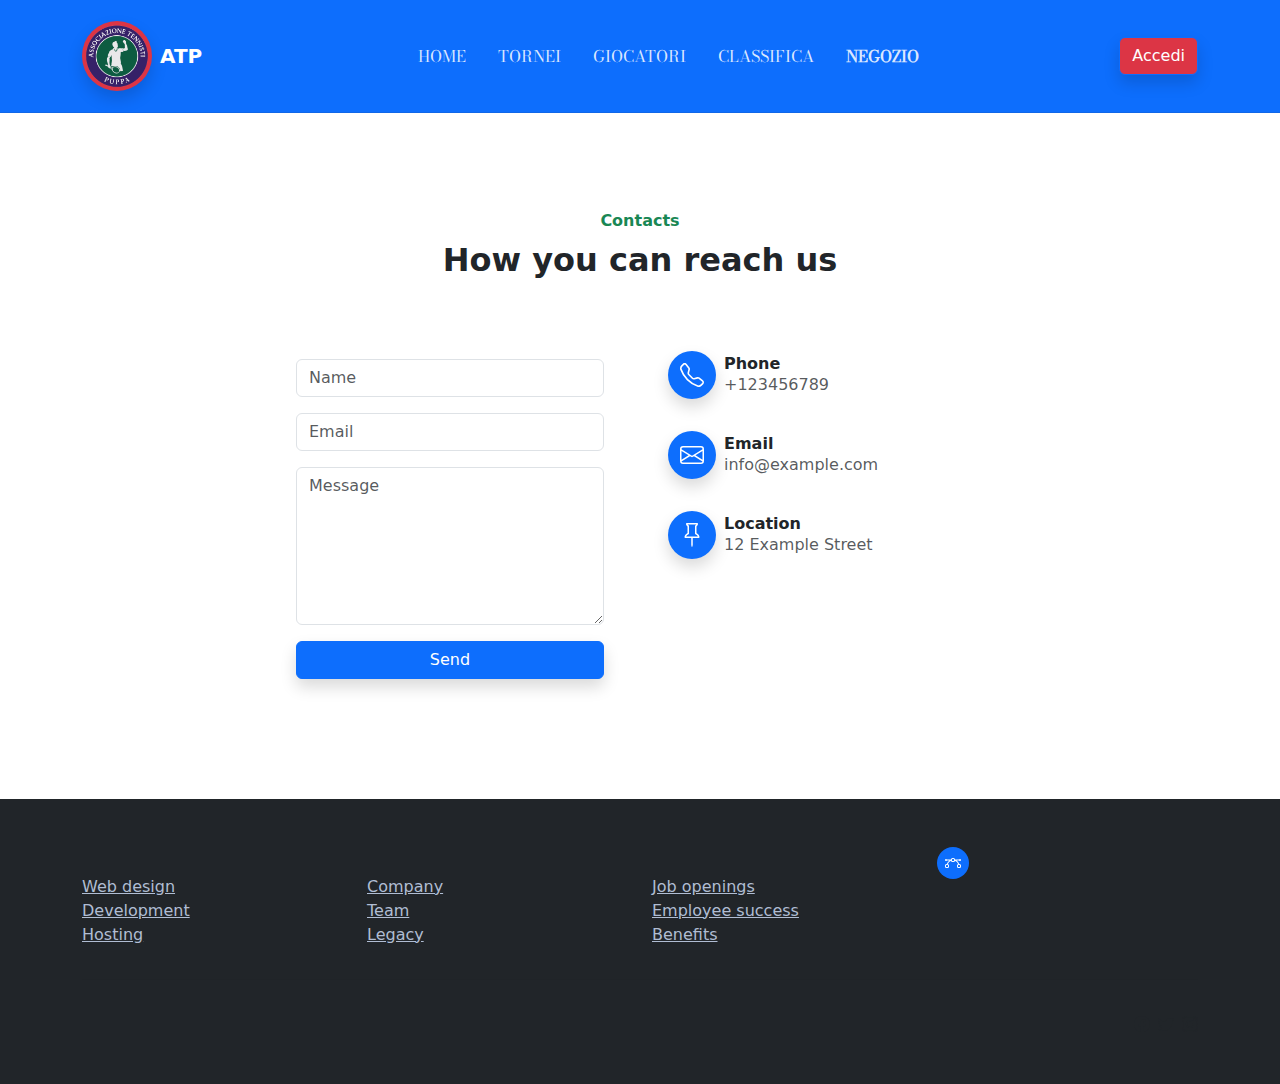
<file: contacts.html>
<!DOCTYPE html><html data-bs-theme="light" lang="en"><head><meta charset="utf-8"><meta name="viewport" content="width=device-width, initial-scale=1.0, shrink-to-fit=no"><title>Contacts - Brand</title><link rel="stylesheet" href="assets/bootstrap/css/bootstrap.min.css"><link rel="stylesheet" href="assets/css/styles.min.css"><link rel="stylesheet" href="https://cdn.jsdelivr.net/npm/bootstrap@5.3.0/dist/css/bootstrap.min.css"><link rel="stylesheet" href="https://cdn.jsdelivr.net/npm/bootstrap-icons@1.10.0/font/bootstrap-icons.css"></head><body><nav class="navbar navbar-expand-md sticky-top py-3 navbar-dark" id="mainNav" style="background: var(--bs-primary);"><div class="container"><a class="navbar-brand d-flex align-items-center" href="/"><span class="bs-icon-sm bs-icon-circle bs-icon-primary shadow d-flex justify-content-center align-items-center me-2 bs-icon" style="background: var(--bs-danger);width: 70px;height: 70px;"><img class="img-fluid" width="1024" height="1024" src="assets/img/brands/ATP%20Logo.webp"></span><span>ATP</span></a><button data-bs-toggle="collapse" class="navbar-toggler" data-bs-target="#navcol-1"><span class="visually-hidden">Toggle navigation</span><span class="navbar-toggler-icon"></span></button><div class="collapse navbar-collapse" id="navcol-1"><ul class="navbar-nav mx-auto" style="font-family: 'Bodoni Moda', serif;"><li class="nav-item"><a class="nav-link" href="/index.html">HOME</a></li><li class="nav-item"><a class="nav-link" href="/services.html">TORNEI</a></li><li class="nav-item"><a class="nav-link" href="/projects.html">GIOCATORI</a></li><li class="nav-item"><a class="nav-link" href="/pricing.html">CLASSIFICA</a></li><li class="nav-item"><a class="nav-link active" href="/contacts.html">NEGOZIO</a></li></ul><a class="btn btn-primary shadow" role="button" href="signup.html" style="background: var(--bs-danger);">Accedi</a></div></div></nav><section class="py-5"><div class="container py-5"><div class="row mb-5"><div class="col-md-8 col-xl-6 text-center mx-auto"><p class="fw-bold text-success mb-2">Contacts</p><h2 class="fw-bold">How you can reach us</h2></div></div><div class="row d-flex justify-content-center"><div class="col-md-6 col-xl-4"><div><form class="p-3 p-xl-4" method="post"><div class="mb-3"><input class="form-control" type="text" id="name-1" name="name" placeholder="Name"></div><div class="mb-3"><input class="form-control" type="email" id="email-1" name="email" placeholder="Email"></div><div class="mb-3"><textarea class="form-control" id="message-1" name="message" rows="6" placeholder="Message"></textarea></div><div><button class="btn btn-primary shadow w-100 d-block" type="submit">Send </button></div></form></div></div><div class="col-md-4 col-xl-4 d-flex justify-content-center justify-content-xl-start"><div class="d-flex h-100 flex-wrap flex-md-column justify-content-md-start align-items-md-start"><div class="d-flex align-items-center p-3"><div class="bs-icon-md bs-icon-circle bs-icon-primary shadow d-flex flex-shrink-0 justify-content-center align-items-center d-inline-block bs-icon bs-icon-md"><svg xmlns="http://www.w3.org/2000/svg" width="1em" height="1em" fill="currentColor" viewBox="0 0 16 16" class="bi bi-telephone">
  <path d="M3.654 1.328a.678.678 0 0 0-1.015-.063L1.605 2.3c-.483.484-.661 1.169-.45 1.77a17.568 17.568 0 0 0 4.168 6.608 17.569 17.569 0 0 0 6.608 4.168c.601.211 1.286.033 1.77-.45l1.034-1.034a.678.678 0 0 0-.063-1.015l-2.307-1.794a.678.678 0 0 0-.58-.122l-2.19.547a1.745 1.745 0 0 1-1.657-.459L5.482 8.062a1.745 1.745 0 0 1-.46-1.657l.548-2.19a.678.678 0 0 0-.122-.58L3.654 1.328zM1.884.511a1.745 1.745 0 0 1 2.612.163L6.29 2.98c.329.423.445.974.315 1.494l-.547 2.19a.678.678 0 0 0 .178.643l2.457 2.457a.678.678 0 0 0 .644.178l2.189-.547a1.745 1.745 0 0 1 1.494.315l2.306 1.794c.829.645.905 1.87.163 2.611l-1.034 1.034c-.74.74-1.846 1.065-2.877.702a18.634 18.634 0 0 1-7.01-4.42 18.634 18.634 0 0 1-4.42-7.009c-.362-1.03-.037-2.137.703-2.877L1.885.511z"></path>
</svg></div><div class="px-2"><h6 class="fw-bold mb-0">Phone</h6><p class="text-muted mb-0">+123456789</p></div></div><div class="d-flex align-items-center p-3"><div class="bs-icon-md bs-icon-circle bs-icon-primary shadow d-flex flex-shrink-0 justify-content-center align-items-center d-inline-block bs-icon bs-icon-md"><svg xmlns="http://www.w3.org/2000/svg" width="1em" height="1em" fill="currentColor" viewBox="0 0 16 16" class="bi bi-envelope">
  <path d="M0 4a2 2 0 0 1 2-2h12a2 2 0 0 1 2 2v8a2 2 0 0 1-2 2H2a2 2 0 0 1-2-2zm2-1a1 1 0 0 0-1 1v.217l7 4.2 7-4.2V4a1 1 0 0 0-1-1zm13 2.383-4.708 2.825L15 11.105zm-.034 6.876-5.64-3.471L8 9.583l-1.326-.795-5.64 3.47A1 1 0 0 0 2 13h12a1 1 0 0 0 .966-.741M1 11.105l4.708-2.897L1 5.383z"></path>
</svg></div><div class="px-2"><h6 class="fw-bold mb-0">Email</h6><p class="text-muted mb-0">info@example.com</p></div></div><div class="d-flex align-items-center p-3"><div class="bs-icon-md bs-icon-circle bs-icon-primary shadow d-flex flex-shrink-0 justify-content-center align-items-center d-inline-block bs-icon bs-icon-md"><svg xmlns="http://www.w3.org/2000/svg" width="1em" height="1em" fill="currentColor" viewBox="0 0 16 16" class="bi bi-pin">
  <path d="M4.146.146A.5.5 0 0 1 4.5 0h7a.5.5 0 0 1 .5.5c0 .68-.342 1.174-.646 1.479-.126.125-.25.224-.354.298v4.431l.078.048c.203.127.476.314.751.555C12.36 7.775 13 8.527 13 9.5a.5.5 0 0 1-.5.5h-4v4.5c0 .276-.224 1.5-.5 1.5s-.5-1.224-.5-1.5V10h-4a.5.5 0 0 1-.5-.5c0-.973.64-1.725 1.17-2.189A5.921 5.921 0 0 1 5 6.708V2.277a2.77 2.77 0 0 1-.354-.298C4.342 1.674 4 1.179 4 .5a.5.5 0 0 1 .146-.354zm1.58 1.408-.002-.001.002.001m-.002-.001.002.001A.5.5 0 0 1 6 2v5a.5.5 0 0 1-.276.447h-.002l-.012.007-.054.03a4.922 4.922 0 0 0-.827.58c-.318.278-.585.596-.725.936h7.792c-.14-.34-.407-.658-.725-.936a4.915 4.915 0 0 0-.881-.61l-.012-.006h-.002A.5.5 0 0 1 10 7V2a.5.5 0 0 1 .295-.458 1.775 1.775 0 0 0 .351-.271c.08-.08.155-.17.214-.271H5.14c.06.1.133.191.214.271a1.78 1.78 0 0 0 .37.282"></path>
</svg></div><div class="px-2"><h6 class="fw-bold mb-0">Location</h6><p class="text-muted mb-0">12 Example Street</p></div></div></div></div></div></div></section><footer class="bg-dark"><div class="container py-4 py-lg-5"><div class="row justify-content-center"><div class="col-sm-4 col-md-3 text-center text-lg-start d-flex flex-column"><h3 class="fs-6 fw-bold">Services</h3><ul class="list-unstyled"><li><a href="#">Web design</a></li><li><a href="#">Development</a></li><li><a href="#">Hosting</a></li></ul></div><div class="col-sm-4 col-md-3 text-center text-lg-start d-flex flex-column"><h3 class="fs-6 fw-bold">About</h3><ul class="list-unstyled"><li><a href="#">Company</a></li><li><a href="#">Team</a></li><li><a href="#">Legacy</a></li></ul></div><div class="col-sm-4 col-md-3 text-center text-lg-start d-flex flex-column"><h3 class="fs-6 fw-bold">Careers</h3><ul class="list-unstyled"><li><a href="#">Job openings</a></li><li><a href="#">Employee success</a></li><li><a href="#">Benefits</a></li></ul></div><div class="col-lg-3 text-center text-lg-start d-flex flex-column align-items-center order-first align-items-lg-start order-lg-last"><div class="fw-bold d-flex align-items-center mb-2"><span class="bs-icon-sm bs-icon-circle bs-icon-primary d-flex justify-content-center align-items-center me-2 bs-icon"><svg xmlns="http://www.w3.org/2000/svg" width="1em" height="1em" fill="currentColor" viewBox="0 0 16 16" class="bi bi-bezier">
  <path fill-rule="evenodd" d="M0 10.5A1.5 1.5 0 0 1 1.5 9h1A1.5 1.5 0 0 1 4 10.5v1A1.5 1.5 0 0 1 2.5 13h-1A1.5 1.5 0 0 1 0 11.5zm1.5-.5a.5.5 0 0 0-.5.5v1a.5.5 0 0 0 .5.5h1a.5.5 0 0 0 .5-.5v-1a.5.5 0 0 0-.5-.5zm10.5.5A1.5 1.5 0 0 1 13.5 9h1a1.5 1.5 0 0 1 1.5 1.5v1a1.5 1.5 0 0 1-1.5 1.5h-1a1.5 1.5 0 0 1-1.5-1.5zm1.5-.5a.5.5 0 0 0-.5.5v1a.5.5 0 0 0 .5.5h1a.5.5 0 0 0 .5-.5v-1a.5.5 0 0 0-.5-.5zM6 4.5A1.5 1.5 0 0 1 7.5 3h1A1.5 1.5 0 0 1 10 4.5v1A1.5 1.5 0 0 1 8.5 7h-1A1.5 1.5 0 0 1 6 5.5zM7.5 4a.5.5 0 0 0-.5.5v1a.5.5 0 0 0 .5.5h1a.5.5 0 0 0 .5-.5v-1a.5.5 0 0 0-.5-.5z"></path>
  <path d="M6 4.5H1.866a1 1 0 1 0 0 1h2.668A6.517 6.517 0 0 0 1.814 9H2.5c.123 0 .244.015.358.043a5.517 5.517 0 0 1 3.185-3.185A1.503 1.503 0 0 1 6 5.5zm3.957 1.358A1.5 1.5 0 0 0 10 5.5v-1h4.134a1 1 0 1 1 0 1h-2.668a6.517 6.517 0 0 1 2.72 3.5H13.5c-.123 0-.243.015-.358.043a5.517 5.517 0 0 0-3.185-3.185z"></path>
</svg></span><span>Brand</span></div><p class="text-muted">Sem eleifend donec molestie, integer quisque orci aliquam.</p></div></div><hr><div class="text-muted d-flex justify-content-between align-items-center pt-3"><p class="mb-0">Copyright © 2025 Brand</p><ul class="list-inline mb-0"><li class="list-inline-item"><svg xmlns="http://www.w3.org/2000/svg" width="1em" height="1em" fill="currentColor" viewBox="0 0 16 16" class="bi bi-facebook">
  <path d="M16 8.049c0-4.446-3.582-8.05-8-8.05C3.58 0-.002 3.603-.002 8.05c0 4.017 2.926 7.347 6.75 7.951v-5.625h-2.03V8.05H6.75V6.275c0-2.017 1.195-3.131 3.022-3.131.876 0 1.791.157 1.791.157v1.98h-1.009c-.993 0-1.303.621-1.303 1.258v1.51h2.218l-.354 2.326H9.25V16c3.824-.604 6.75-3.934 6.75-7.951"></path>
</svg></li><li class="list-inline-item"><svg xmlns="http://www.w3.org/2000/svg" width="1em" height="1em" fill="currentColor" viewBox="0 0 16 16" class="bi bi-twitter">
  <path d="M5.026 15c6.038 0 9.341-5.003 9.341-9.334 0-.14 0-.282-.006-.422A6.685 6.685 0 0 0 16 3.542a6.658 6.658 0 0 1-1.889.518 3.301 3.301 0 0 0 1.447-1.817 6.533 6.533 0 0 1-2.087.793A3.286 3.286 0 0 0 7.875 6.03a9.325 9.325 0 0 1-6.767-3.429 3.289 3.289 0 0 0 1.018 4.382A3.323 3.323 0 0 1 .64 6.575v.045a3.288 3.288 0 0 0 2.632 3.218 3.203 3.203 0 0 1-.865.115 3.23 3.23 0 0 1-.614-.057 3.283 3.283 0 0 0 3.067 2.277A6.588 6.588 0 0 1 .78 13.58a6.32 6.32 0 0 1-.78-.045A9.344 9.344 0 0 0 5.026 15"></path>
</svg></li><li class="list-inline-item"><svg xmlns="http://www.w3.org/2000/svg" width="1em" height="1em" fill="currentColor" viewBox="0 0 16 16" class="bi bi-instagram">
  <path d="M8 0C5.829 0 5.556.01 4.703.048 3.85.088 3.269.222 2.76.42a3.917 3.917 0 0 0-1.417.923A3.927 3.927 0 0 0 .42 2.76C.222 3.268.087 3.85.048 4.7.01 5.555 0 5.827 0 8.001c0 2.172.01 2.444.048 3.297.04.852.174 1.433.372 1.942.205.526.478.972.923 1.417.444.445.89.719 1.416.923.51.198 1.09.333 1.942.372C5.555 15.99 5.827 16 8 16s2.444-.01 3.298-.048c.851-.04 1.434-.174 1.943-.372a3.916 3.916 0 0 0 1.416-.923c.445-.445.718-.891.923-1.417.197-.509.332-1.09.372-1.942C15.99 10.445 16 10.173 16 8s-.01-2.445-.048-3.299c-.04-.851-.175-1.433-.372-1.941a3.926 3.926 0 0 0-.923-1.417A3.911 3.911 0 0 0 13.24.42c-.51-.198-1.092-.333-1.943-.372C10.443.01 10.172 0 7.998 0h.003zm-.717 1.442h.718c2.136 0 2.389.007 3.232.046.78.035 1.204.166 1.486.275.373.145.64.319.92.599.28.28.453.546.598.92.11.281.24.705.275 1.485.039.843.047 1.096.047 3.231s-.008 2.389-.047 3.232c-.035.78-.166 1.203-.275 1.485a2.47 2.47 0 0 1-.599.919c-.28.28-.546.453-.92.598-.28.11-.704.24-1.485.276-.843.038-1.096.047-3.232.047s-2.39-.009-3.233-.047c-.78-.036-1.203-.166-1.485-.276a2.478 2.478 0 0 1-.92-.598 2.48 2.48 0 0 1-.6-.92c-.109-.281-.24-.705-.275-1.485-.038-.843-.046-1.096-.046-3.233 0-2.136.008-2.388.046-3.231.036-.78.166-1.204.276-1.486.145-.373.319-.64.599-.92.28-.28.546-.453.92-.598.282-.11.705-.24 1.485-.276.738-.034 1.024-.044 2.515-.045v.002zm4.988 1.328a.96.96 0 1 0 0 1.92.96.96 0 0 0 0-1.92zm-4.27 1.122a4.109 4.109 0 1 0 0 8.217 4.109 4.109 0 0 0 0-8.217zm0 1.441a2.667 2.667 0 1 1 0 5.334 2.667 2.667 0 0 1 0-5.334"></path>
</svg></li></ul></div></div></footer><script src="https://cdn.jsdelivr.net/npm/bootstrap@5.3.6/dist/js/bootstrap.bundle.min.js"></script><script src="https://cdn.jsdelivr.net/npm/bootstrap@5.3.0/dist/js/bootstrap.bundle.min.js"></script><script src="assets/js/script.min.js"></script></body></html>
</file>
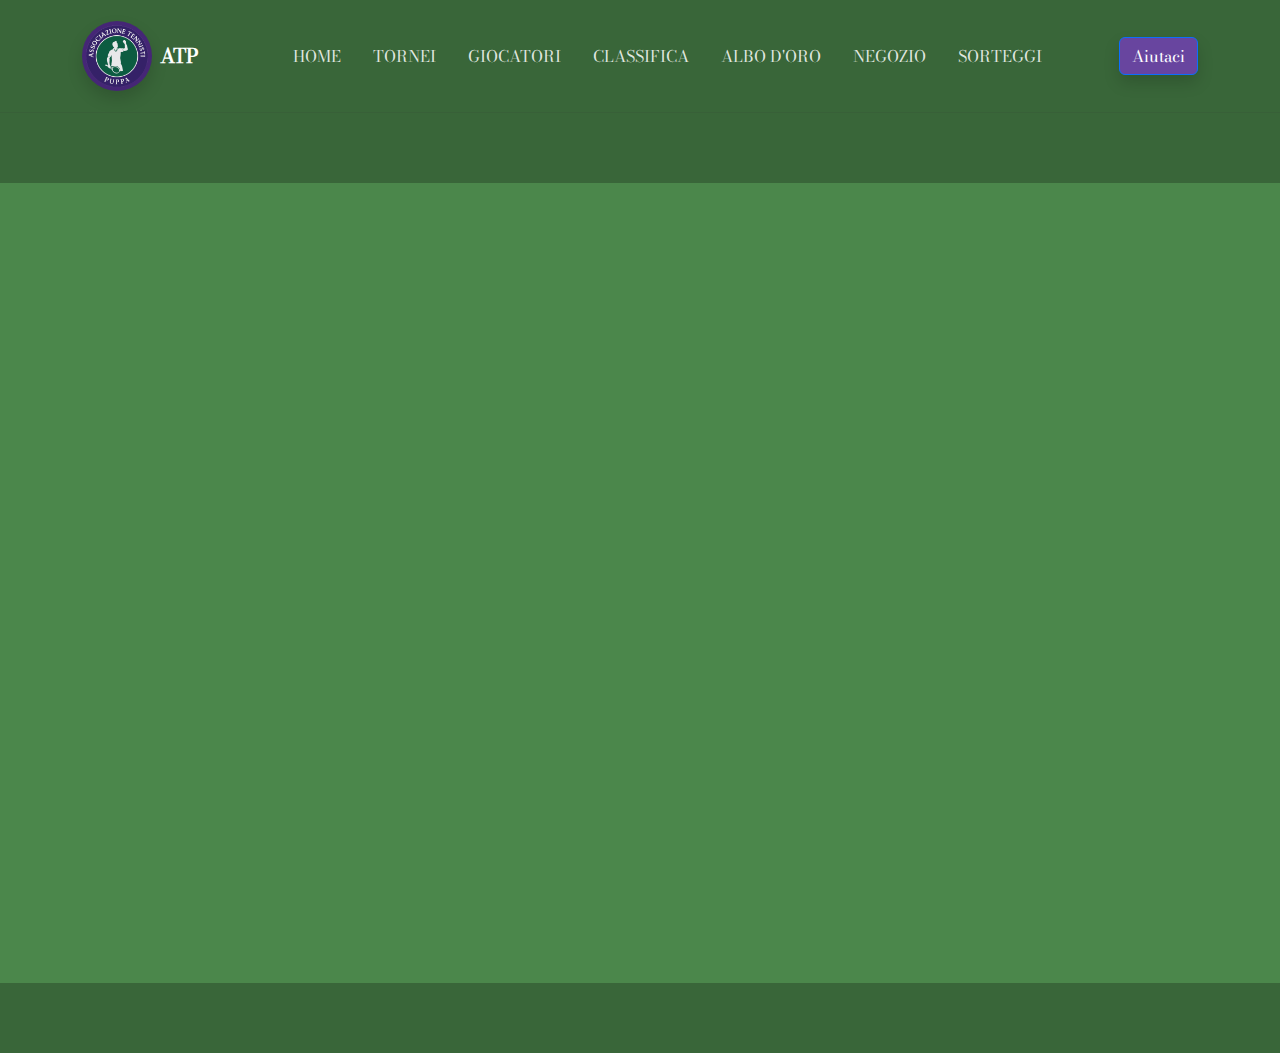
<file: donazioni.html>
<!DOCTYPE html><html data-bs-theme="light" lang="en" style="font-family: 'Bodoni Moda', serif;--bs-primary: #396639;--bs-primary-rgb: 57,102,57;--bs-secondary: #452676;--bs-secondary-rgb: 69,38,118;--bs-success: #3f7041;--bs-success-rgb: 63,112,65;--bs-info: #472b80;--bs-info-rgb: 71,43,128;--bs-warning: #368136;--bs-warning-rgb: 54,129,54;--bs-danger: #68459f;--bs-danger-rgb: 104,69,159;"><head><meta charset="utf-8"><meta name="viewport" content="width=device-width, initial-scale=1.0, shrink-to-fit=no"><title>Home - Brand</title><link rel="stylesheet" href="/assets/bootstrap/css/bootstrap.min.css?h=bec7173809e9299f24e368ea574911e3"><link rel="stylesheet" href="/assets/css/styles.min.css?h=3e0c23ddce85198820b9a9059b62b2c8"><link rel="stylesheet" href="https://cdn.jsdelivr.net/npm/bootstrap@5.3.0/dist/css/bootstrap.min.css"><link rel="stylesheet" href="https://cdn.jsdelivr.net/npm/bootstrap-icons@1.10.0/font/bootstrap-icons.css"></head><body style="font-family: 'Bodoni Moda', serif;"><!-- Start: Navbar Centered Links --><nav class="navbar navbar-expand-md sticky-top py-3 navbar-dark" id="mainNav" style="background: #396639;"><div class="container"><a class="navbar-brand d-flex align-items-center" href="/"><span class="bs-icon-sm bs-icon-circle bs-icon-primary shadow d-flex justify-content-center align-items-center me-2 bs-icon" style="background: #452676;width: 70px;height: 70px;"><img class="img-fluid" width="1024" height="1024" src="/assets/img/brands/ATP%20Logo.webp?h=52e2394cbfa98625d8838078258b67a7"></span><span>ATP</span></a><button data-bs-toggle="collapse" class="navbar-toggler" data-bs-target="#navcol-1"><span class="visually-hidden">Toggle navigation</span><span class="navbar-toggler-icon"></span></button><div class="collapse navbar-collapse" id="navcol-1"><ul class="navbar-nav mx-auto" style="font-family: 'Bodoni Moda', serif;"><li class="nav-item"><a class="nav-link" href="/index.html">HOME</a></li><li class="nav-item"><a class="nav-link" href="/tornei.html">TORNEI</a></li><li class="nav-item"><a class="nav-link" href="/giocatori.html">GIOCATORI</a></li><li class="nav-item"><a class="nav-link" href="/classifica.html">CLASSIFICA</a></li><li class="nav-item"><a class="nav-link" href="/albo.html">ALBO D'ORO</a></li><li class="nav-item"><a class="nav-link" href="/negozio.html">NEGOZIO</a></li><li class="nav-item"><a class="nav-link" href="/sorteggi.html">SORTEGGI</a></li></ul><a class="btn btn-primary shadow" role="button" href="/donazioni.html" style="background: #68459f;">Aiutaci</a></div></div></nav><!-- End: Navbar Centered Links --><!-- Start: fine --><section style="background: #396639;height: 70px;"><div class="container" style="padding-top: 10px;"><div class="row"><div class="col"><h1 style="color: rgba(255,255,255,0);text-align: center;">LA NOSTRA STORIA</h1></div></div></div></section><!-- End: fine --><!-- Start: Contact Details --><section class="py-5" style="background: #4b874b;height: 800px;"><div class="container"><div class="row d-flex justify-content-center"><div class="col-md-6 col-xl-4"></div><div class="col-md-4 col-xl-4 d-flex justify-content-center justify-content-xl-start"></div></div></div></section><!-- End: Contact Details --><!-- Start: fine --><section style="background: #396639;height: 70px;"><div class="container" style="padding-top: 10px;"><div class="row"><div class="col"><h1 style="color: rgba(255,255,255,0);text-align: center;">LA NOSTRA STORIA</h1></div></div></div></section><!-- End: fine --><script src="https://cdn.jsdelivr.net/npm/bootstrap@5.3.6/dist/js/bootstrap.bundle.min.js"></script><script src="https://cdn.jsdelivr.net/npm/bootstrap@5.3.0/dist/js/bootstrap.bundle.min.js"></script><script src="/assets/js/script.min.js?h=9a9b12d9479055b6ccf322643488f6dd"></script></body></html>
</file>
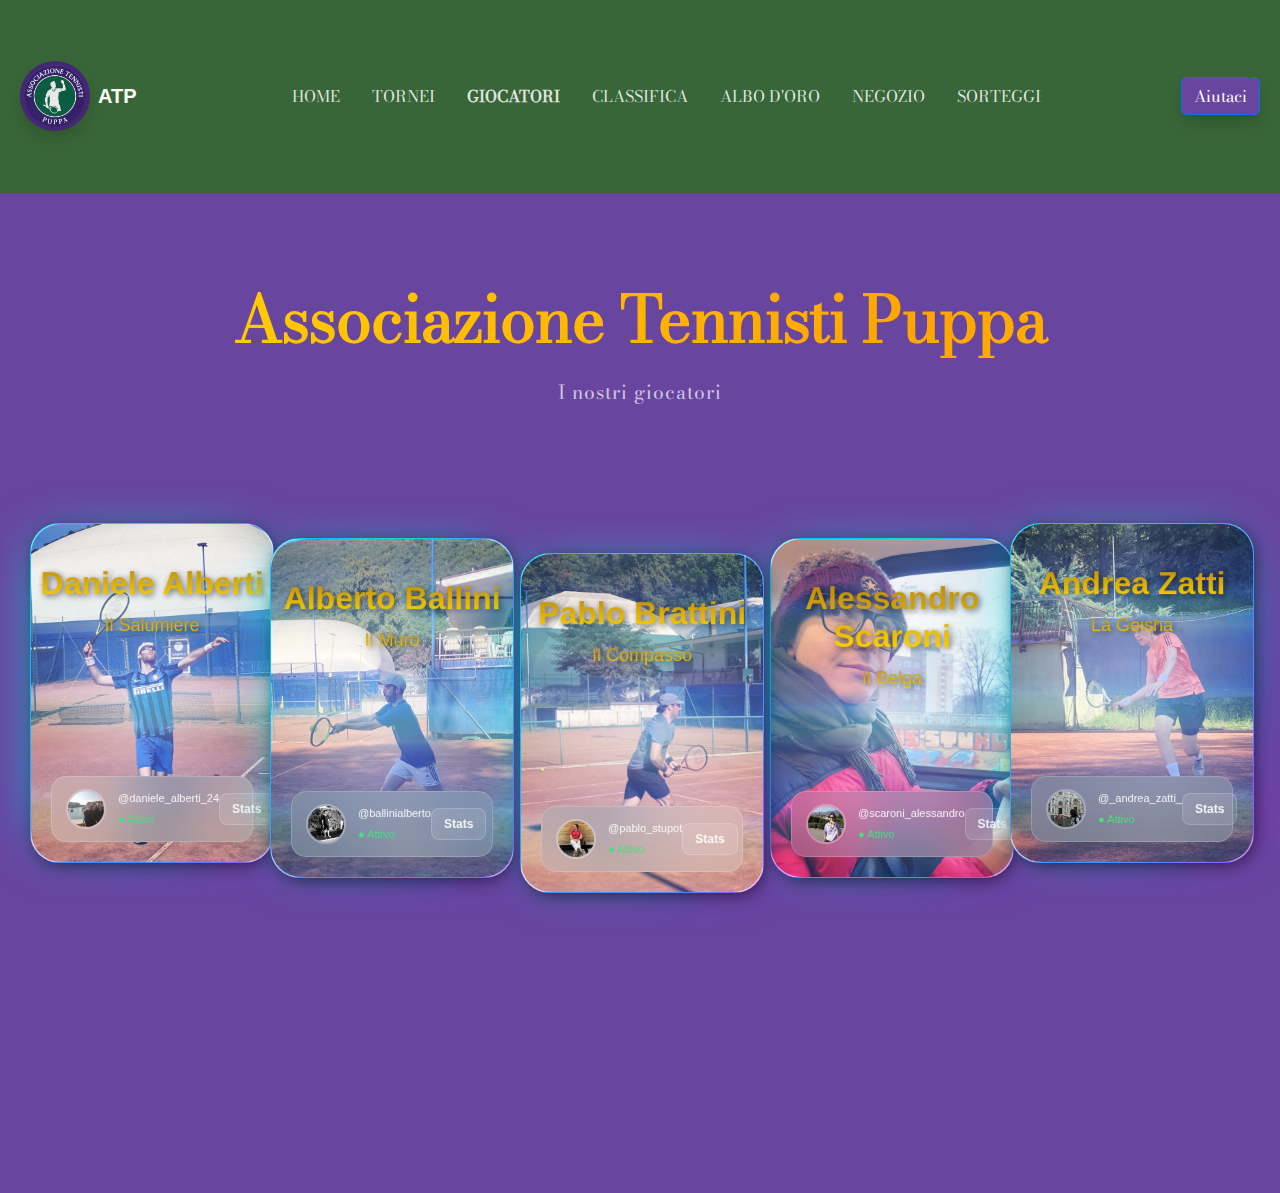
<file: giocatori.html>
<!DOCTYPE html><html data-bs-theme="light" lang="en"><head><meta charset="utf-8"><meta name="viewport" content="width=device-width, initial-scale=1.0, shrink-to-fit=no"><title>Projects - Brand</title><link rel="stylesheet" href="/assets/bootstrap/css/bootstrap.min.css?h=bec7173809e9299f24e368ea574911e3"><link rel="stylesheet" href="/assets/css/styles.min.css?h=dd28fbeaa809818e308df7a2cdc09cb7"><link rel="stylesheet" href="https://cdn.jsdelivr.net/npm/bootstrap@5.3.0/dist/css/bootstrap.min.css"><link rel="stylesheet" href="https://cdn.jsdelivr.net/npm/bootstrap-icons@1.10.0/font/bootstrap-icons.css"></head><body><!-- Start: Navbar Centered Links --><nav class="navbar navbar-expand-md sticky-top py-3 navbar-dark" id="mainNav" style="background: #396639;"><div class="container"><a class="navbar-brand d-flex align-items-center" href="/"><span class="bs-icon-sm bs-icon-circle bs-icon-primary shadow d-flex justify-content-center align-items-center me-2 bs-icon" style="background: #452676;width: 70px;height: 70px;"><img class="img-fluid" width="1024" height="1024" src="/assets/img/brands/ATP%20Logo.webp?h=52e2394cbfa98625d8838078258b67a7"></span><span>ATP</span></a><button data-bs-toggle="collapse" class="navbar-toggler" data-bs-target="#navcol-1"><span class="visually-hidden">Toggle navigation</span><span class="navbar-toggler-icon"></span></button><div class="collapse navbar-collapse" id="navcol-1"><ul class="navbar-nav mx-auto" style="font-family: 'Bodoni Moda', serif;"><li class="nav-item"><a class="nav-link" href="/index.html">HOME</a></li><li class="nav-item"><a class="nav-link" href="/tornei.html">TORNEI</a></li><li class="nav-item"><a class="nav-link active" href="/giocatori.html">GIOCATORI</a></li><li class="nav-item"><a class="nav-link" href="/classifica.html">CLASSIFICA</a></li><li class="nav-item"><a class="nav-link" href="/albo.html">ALBO D'ORO</a></li><li class="nav-item"><a class="nav-link" href="/negozio.html">NEGOZIO</a></li><li class="nav-item"><a class="nav-link" href="/sorteggi.html">SORTEGGI</a></li></ul><a class="btn btn-primary shadow" role="button" href="/donazioni.html" style="background: #68459f;font-family: 'Bodoni Moda', serif;">Aiutaci</a></div></div></nav><!-- End: Navbar Centered Links --><!-- Start: Footer Multi Column --><footer class="bg-dark"></footer><!-- End: Footer Multi Column --><!-- Start: grass --><section style="transition: ease-in;height: 1000px;background: #68459f;"><!-- Start: Hero Clean Reverse --><div class="container pt-4 pt-xl-5"><div>
<!DOCTYPE html>
<html lang="it">
<head>
    <meta charset="UTF-8">
    <meta name="viewport" content="width=device-width, initial-scale=1.0">
    <title>Tennis Club - I Nostri Giocatori</title>
    <style>
        /* Reset e stili base */
        * {
            margin: 0;
            padding: 0;
            box-sizing: border-box;
        }

        body {
            font-family: -apple-system, BlinkMacSystemFont, 'Segoe UI', Roboto, 'Helvetica Neue', Arial, sans-serif;
            background: linear-gradient(135deg, #0a0a0a 0%, #1a1a2e 50%, #16213e 100%);
            min-height: 100vh;
            overflow-x: hidden;
            position: relative;
        }

        /* Container principale */
        .container {
            max-width: 1600px;
            margin: 0 auto;
            padding: 40px 20px;
            position: relative;
            z-index: 1;
        }

        /* Header */
        .header {
            text-align: center;
            margin-bottom: 0px;
        }

        .header h1 {
    font-family: 'Bodoni Moda';
    font-size: clamp(2.5rem, 5vw, 4rem);
    font-weight: 800;
    background: linear-gradient(135deg, #FFD700 0%, #FFA500 25%, #FFD700 50%, #B8860B 100%);
    background-size: 300% 100%;  /* Cambiato da 200% 200% a 300% 100% */
    -webkit-background-clip: text;
    -webkit-text-fill-color: transparent;
    background-clip: text;
    margin-bottom: 20px;
    letter-spacing: -1px;
    animation: gradient 10s linear infinite;  /* Aggiunta l'animazione */
}

/* Aggiungi questa keyframe se non ce l'hai già */
@keyframes gradient {
    0% {
        background-position: 0% 50%;
    }
    50% {
        background-position: 100% 50%;
    }
    100% {
        background-position: 0% 50%;
    }
}

        .header p {
            font-family: 'Bodoni Moda';
            font-size: 1.2rem;
            color: rgba(255, 255, 255, 0.7);
            font-weight: 300;
            letter-spacing: 1px;
        }

        /* Container delle carte */
        .players-container {
            display: flex;
            justify-content: center;
            align-items: center;
            min-height: 600px;
            position: relative;
            padding: 50px 0;
            gap: 40px;
        }

        /* Wrapper per ogni carta */
        .player-wrapper {
            position: relative;
            flex-shrink: 0;
        }

        /* Posizionamento sfalsato delle carte */
        .player-wrapper:nth-child(1) {
            transform: translateY(-30px);
            margin-right: -20px;
        }

        .player-wrapper:nth-child(2) {
            transform: translateY(-15px);
            margin-right: -10px;
        }

        .player-wrapper:nth-child(3) {
            transform: translateY(0);
            z-index: 3;
        }

        .player-wrapper:nth-child(4) {
            transform: translateY(-15px);
            margin-left: -10px;
        }

        .player-wrapper:nth-child(5) {
            transform: translateY(-30px);
            margin-left: -20px;
        }

        /* Include gli stili del ProfileCard */
        :root {
            --pointer-x: 50%;
            --pointer-y: 50%;
            --pointer-from-center: 0;
            --pointer-from-top: 0.5;
            --pointer-from-left: 0.5;
            --card-opacity: 0;
            --rotate-x: 0deg;
            --rotate-y: 0deg;
            --background-x: 50%;
            --background-y: 50%;
            --grain: none;
            --icon: none;
            --behind-gradient: radial-gradient(farthest-side circle at var(--pointer-x) var(--pointer-y),hsla(266,100%,90%,var(--card-opacity)) 4%,hsla(266,50%,80%,calc(var(--card-opacity)*0.75)) 10%,hsla(266,25%,70%,calc(var(--card-opacity)*0.5)) 50%,hsla(266,0%,60%,0) 100%),radial-gradient(35% 52% at 55% 20%,#00ffaac4 0%,#073aff00 100%),radial-gradient(100% 100% at 50% 50%,#00c1ffff 1%,#073aff00 76%),conic-gradient(from 124deg at 50% 50%,#c137ffff 0%,#07c6ffff 40%,#07c6ffff 60%,#c137ffff 100%);
            --inner-gradient: linear-gradient(145deg,#60496e8c 0%,#71C4FF44 100%);
            --sunpillar-1: hsl(2, 100%, 73%);
            --sunpillar-2: hsl(53, 100%, 69%);
            --sunpillar-3: hsl(93, 100%, 69%);
            --sunpillar-4: hsl(176, 100%, 76%);
            --sunpillar-5: hsl(228, 100%, 74%);
            --sunpillar-6: hsl(283, 100%, 73%);
            --sunpillar-clr-1: var(--sunpillar-1);
            --sunpillar-clr-2: var(--sunpillar-2);
            --sunpillar-clr-3: var(--sunpillar-3);
            --sunpillar-clr-4: var(--sunpillar-4);
            --sunpillar-clr-5: var(--sunpillar-5);
            --sunpillar-clr-6: var(--sunpillar-6);
            --card-radius: 30px;
        }

        /* Container flip 3D */
        .flip-container {
            width: 280px;
            height: 400px;
            perspective: 1000px;
        }

        .flip-inner {
            position: relative;
            width: 100%;
            height: 100%;
            transition: transform 0.8s;
            transform-style: preserve-3d;
        }

        .flip-container.flipped .flip-inner {
            transform: rotateY(180deg);
        }

        /* Stili comuni per fronte e retro */
        .card-face {
            position: absolute;
            width: 100%;
            height: 100%;
            backface-visibility: hidden;
            -webkit-backface-visibility: hidden;
        }

        .card-back {
            transform: rotateY(180deg);
        }

        /* Stili ProfileCard */
        .pc-card-wrapper {
            perspective: 500px;
            transform: translate3d(0, 0, 0.1px);
            position: relative;
            touch-action: none;
            width: 100%;
            height: 100%;
        }

        .pc-card-wrapper::before {
            content: '';
            position: absolute;
            inset: -10px;
            background: inherit;
            background-position: inherit;
            border-radius: inherit;
            transition: all 0.5s ease;
            filter: contrast(2) saturate(2) blur(36px);
            transform: scale(0.8) translate3d(0, 0, 0.1px);
            background-size: 100% 100%;
            background-image: var(--behind-gradient);
        }

        .pc-card-wrapper:hover,
        .pc-card-wrapper.active {
            --card-opacity: 1;
        }

        .pc-card-wrapper:hover::before,
        .pc-card-wrapper.active::before {
            filter: contrast(1) saturate(2) blur(40px) opacity(1);
            transform: scale(0.9) translate3d(0, 0, 0.1px);
        }

        .pc-card {
            height: 100%;
            display: grid;
            aspect-ratio: 0.718;
            border-radius: var(--card-radius);
            position: relative;
            background-blend-mode: color-dodge, normal, normal, normal;
            box-shadow: rgba(0, 0, 0, 0.8) calc((var(--pointer-from-left) * 10px) - 3px) calc((var(--pointer-from-top) * 20px) - 6px) 20px -5px;
            transition: transform 1s ease;
            transform: translate3d(0, 0, 0.1px) rotateX(0deg) rotateY(0deg);
            background-size: 100% 100%;
            background-position: 0 0, 0 0, 50% 50%, 0 0;
            background-image: var(--behind-gradient);
            overflow: hidden;
        }

        .pc-card:hover,
        .pc-card.active {
            transition: none;
            transform: translate3d(0, 0, 0.1px) rotateX(var(--rotate-y)) rotateY(var(--rotate-x));
        }

        .pc-inside {
            inset: 1px;
            position: absolute;
            background-image: var(--inner-gradient);
            background-color: rgba(0, 0, 0, 0.9);
            border-radius: var(--card-radius);
        }

        .pc-shine {
            position: absolute;
            inset: 0;
            border-radius: var(--card-radius);
            mask-image: var(--icon);
            mask-mode: luminance;
            mask-repeat: repeat;
            mask-size: 150%;
            mask-position: top calc(200% - (var(--background-y) * 5)) left calc(100% - var(--background-x));
            transition: filter 0.6s ease;
            filter: brightness(0.66) contrast(1.33) saturate(0.33) opacity(0.5);
            mix-blend-mode: color-dodge;
            background: repeating-linear-gradient(0deg, var(--sunpillar-clr-1) calc(5% * 1), var(--sunpillar-clr-2) calc(5% * 2), var(--sunpillar-clr-3) calc(5% * 3), var(--sunpillar-clr-4) calc(5% * 4), var(--sunpillar-clr-5) calc(5% * 5), var(--sunpillar-clr-6) calc(5% * 6), var(--sunpillar-clr-1) calc(5% * 7));
        }

        .pc-glare {
            position: absolute;
            inset: 0;
            border-radius: var(--card-radius);
            transform: translate3d(0, 0, 1.1px);
            overflow: hidden;
            background-image: radial-gradient(farthest-corner circle at var(--pointer-x) var(--pointer-y), hsl(248, 25%, 80%) 12%, hsla(207, 40%, 30%, 0.8) 90%);
            mix-blend-mode: overlay;
            filter: brightness(0.8) contrast(1.2);
            z-index: 4;
        }

        .pc-content {
            position: relative;
            z-index: 5;
            text-align: center;
            padding: 20px;
            color: white;
        }

        .pc-avatar-content {
            height: 100%;
            display: flex;
            align-items: flex-end;
            justify-content: center;
            position: relative;
            mix-blend-mode: screen;
            overflow: hidden;
        }

        .avatar {
            width: 100%;
            height: 100%;
            object-fit: cover;
            position: absolute;
            top: 0;
            left: 0;
            opacity: calc(1.75 - var(--pointer-from-center));
        }

        .pc-details {
            position: absolute;
            top: 40px;
            left: 0;
            right: 0;
            text-align: center;
            z-index: 10;
            transform: translate3d(calc(var(--pointer-from-left) * -6px + 3px), calc(var(--pointer-from-top) * -6px + 3px), 0.1px);
        }

        .pc-details h3 {
            font-weight: 600;
            font-size: 2em;
            margin: 0;
            background-image: linear-gradient(to bottom, #B8860B, #FFD700);
            -webkit-text-fill-color: transparent;
            background-clip: text;
            -webkit-background-clip: text;
            filter: drop-shadow(2px 2px 3px rgba(0, 0, 0, 0.6));
        }

        .pc-details p {
            font-weight: 500;
            font-size: 18px;
            margin: 10px 0;
            background-image: linear-gradient(to bottom, #B8860B, #FFD700);
            -webkit-text-fill-color: transparent;
            background-clip: text;
            -webkit-background-clip: text;
            filter: drop-shadow(2px 2px 3px rgba(0, 0, 0, 0.6));
        }

        .pc-user-info {
            position: absolute;
            bottom: 20px;
            left: 20px;
            right: 20px;
            z-index: 10;
            display: flex;
            align-items: center;
            justify-content: space-between;
            background: rgba(255, 255, 255, 0.1);
            backdrop-filter: blur(30px);
            border: 1px solid rgba(255, 255, 255, 0.2);
            border-radius: 15px;
            padding: 12px 14px;
        }

        .pc-user-details {
            display: flex;
            align-items: center;
            gap: 12px;
        }

        .pc-mini-avatar {
            width: 40px;
            height: 40px;
            border-radius: 50%;
            overflow: hidden;
            border: 2px solid rgba(255, 255, 255, 0.3);
        }

        .pc-mini-avatar img {
            width: 100%;
            height: 100%;
            object-fit: cover;
        }

        .pc-user-text {
            display: flex;
            flex-direction: column;
            gap: 4px;
        }

        .pc-handle {
            font-size: 11px;
            font-weight: 500;
            color: rgba(255, 255, 255, 0.9);
        }

        .pc-status {
            font-size: 11px;
            color: #4ade80;
        }

        .pc-contact-btn, .pc-back-btn {
            background: rgba(255, 255, 255, 0.1);
            border: 1px solid rgba(255, 255, 255, 0.2);
            border-radius: 8px;
            padding: 6px 12px;
            font-size: 12px;
            font-weight: 600;
            color: rgba(255, 255, 255, 0.9);
            cursor: pointer;
            transition: all 0.2s ease;
            pointer-events: auto;
        }

        .pc-contact-btn:hover, .pc-back-btn:hover {
            background: rgba(255, 255, 255, 0.2);
            transform: translateY(-1px);
        }

        /* Stili per il retro della carta */
        .back-avatar {
            width: 100%;
            height: 100%;
            object-fit: cover;
            position: absolute;
            top: 0;
            left: 0;
            opacity: calc(1.75 - var(--pointer-from-center));
        }

        /* Responsive */
        @media (max-width: 1400px) {
            .players-container {
                gap: 20px;
            }
            
            .flip-container {
                width: 240px;
                height: 340px;
            }
        }

        @media (max-width: 1200px) {
            .flip-container {
                width: 220px;
                height: 310px;
            }
            
            .pc-details h3 {
                font-size: 1.6em;
            }
        }

        @media (max-width: 900px) {
            .players-container {
                flex-direction: column;
                padding: 20px;
                gap: 30px;
            }

            .player-wrapper {
                transform: none !important;
                margin: 0 !important;
            }
            
            .flip-container {
                width: 280px;
                height: 400px;
            }
        }
    </style>
</head>
<body>
    <div class="container">
        <div class="header">
            <h1>Associazione Tennisti Puppa</h1>
            <p>I nostri giocatori</p>
        </div>

        <div class="players-container">
            <!-- Giocatore 1 -->
            <div class="player-wrapper">
                <div class="flip-container" id="flip-1">
                    <div class="flip-inner">
                        <!-- Fronte della carta -->
                        <div class="card-face card-front">
                            <div class="pc-card-wrapper" id="card-1">
                                <div class="pc-card">
                                    <div class="pc-inside">
                                        <div class="pc-shine"></div>
                                        <div class="pc-glare"></div>
                                        <div class="pc-avatar-content">
                                            <img class="avatar" src="/assets/img/persone/IMG_5812.jpeg?h=bf49596b8b450b8602366565d8198e1b" alt="Marco Rossi">
                                        </div>
                                        <div class="pc-details">
                                            <h3>Daniele Alberti</h3>
                                            <p>Il Salumiere</p>
                                        </div>
                                        <div class="pc-user-info">
                                            <div class="pc-user-details">
                                                <div class="pc-mini-avatar">
                                                    <img src="/assets/img/insta/DA.jpg?h=5aade348c7814289531b1074c0ab9a7c" alt="Marco">
                                                </div>
                                                <div class="pc-user-text">
                                                    <div class="pc-handle">@daniele_alberti_24</div>
                                                    <div class="pc-status">● Attivo</div>
                                                </div>
                                            </div>
                                            <button class="pc-contact-btn" data-card="1">Stats</button>
                                        </div>
                                    </div>
                                </div>
                            </div>
                        </div>
                        <!-- Retro della carta -->
                        <div class="card-face card-back">
                            <div class="pc-card-wrapper" id="card-back-1">
                                <div class="pc-card">
                                    <div class="pc-inside">
                                        <div class="pc-shine"></div>
                                        <div class="pc-glare"></div>
                                        <div class="pc-avatar-content">
                                            <img class="back-avatar" src="/assets/img/cards/Albe.png?h=2e8df45a3466d67f8c62857f36de4a2e" alt="Marco statistiche">
                                        </div>
                                    </div>
                                </div>
                            </div>
                        </div>
                    </div>
                </div>
            </div>

            <!-- Giocatore 2 -->
            <div class="player-wrapper">
                <div class="flip-container" id="flip-2">
                    <div class="flip-inner">
                        <!-- Fronte della carta -->
                        <div class="card-face card-front">
                            <div class="pc-card-wrapper" id="card-2">
                                <div class="pc-card">
                                    <div class="pc-inside">
                                        <div class="pc-shine"></div>
                                        <div class="pc-glare"></div>
                                        <div class="pc-avatar-content">
                                            <img class="avatar" src="/assets/img/persone/IMG_5900.jpeg?h=bf49596b8b450b8602366565d8198e1b" alt="Marco Rossi">
                                        </div>
                                        <div class="pc-details">
                                            <h3>Alberto Ballini</h3>
                                            <p>Il Muro</p>
                                        </div>
                                        <div class="pc-user-info">
                                            <div class="pc-user-details">
                                                <div class="pc-mini-avatar">
                                                    <img src="/assets/img/insta/AB.jpg?h=5aade348c7814289531b1074c0ab9a7c" alt="Marco">
                                                </div>
                                                <div class="pc-user-text">
                                                    <div class="pc-handle">@ballinialberto</div>
                                                    <div class="pc-status">● Attivo</div>
                                                </div>
                                            </div>
                                            <button class="pc-contact-btn" data-card="2">Stats</button>
                                        </div>
                                    </div>
                                </div>
                            </div>
                        </div>
                        <!-- Retro della carta -->
                        <div class="card-face card-back">
                            <div class="pc-card-wrapper" id="card-back-2">
                                <div class="pc-card">
                                    <div class="pc-inside">
                                        <div class="pc-shine"></div>
                                        <div class="pc-glare"></div>
                                        <div class="pc-avatar-content">
                                            <img class="back-avatar" src="/assets/img/cards/Billone.png?h=2e8df45a3466d67f8c62857f36de4a2e" alt="Marco statistiche">
                                        </div>
                                    </div>
                                </div>
                            </div>
                        </div>
                    </div>
                </div>
            </div>

            <!-- Giocatore 3 -->
            <div class="player-wrapper">
                <div class="flip-container" id="flip-3">
                    <div class="flip-inner">
                        <!-- Fronte della carta -->
                        <div class="card-face card-front">
                            <div class="pc-card-wrapper" id="card-3">
                                <div class="pc-card">
                                    <div class="pc-inside">
                                        <div class="pc-shine"></div>
                                        <div class="pc-glare"></div>
                                        <div class="pc-avatar-content">
                                            <img class="avatar" src="/assets/img/persone/IMG_5824.jpeg?h=bf49596b8b450b8602366565d8198e1b" alt="Marco Rossi">
                                        </div>
                                        <div class="pc-details">
                                            <h3>Pablo Brattini</h3>
                                            <p>Il Compasso</p>
                                        </div>
                                        <div class="pc-user-info">
                                            <div class="pc-user-details">
                                                <div class="pc-mini-avatar">
                                                    <img src="/assets/img/insta/PB.jpg?h=5aade348c7814289531b1074c0ab9a7c" alt="Marco">
                                                </div>
                                                <div class="pc-user-text">
                                                    <div class="pc-handle">@pablo_stupot</div>
                                                    <div class="pc-status">● Attivo</div>
                                                </div>
                                            </div>
                                            <button class="pc-contact-btn" data-card="3">Stats</button>
                                        </div>
                                    </div>
                                </div>
                            </div>
                        </div>
                        <!-- Retro della carta -->
                        <div class="card-face card-back">
                            <div class="pc-card-wrapper" id="card-back-3">
                                <div class="pc-card">
                                    <div class="pc-inside">
                                        <div class="pc-shine"></div>
                                        <div class="pc-glare"></div>
                                        <div class="pc-avatar-content">
                                            <img class="back-avatar" src="/assets/img/cards/Pablo.png?h=2e8df45a3466d67f8c62857f36de4a2e" alt="Marco statistiche">
                                        </div>
                                    </div>
                                </div>
                            </div>
                        </div>
                    </div>
                </div>
            </div>

            <!-- Giocatore 4 -->
            <div class="player-wrapper">
                <div class="flip-container" id="flip-4">
                    <div class="flip-inner">
                        <!-- Fronte della carta -->
                        <div class="card-face card-front">
                            <div class="pc-card-wrapper" id="card-4">
                                <div class="pc-card">
                                    <div class="pc-inside">
                                        <div class="pc-shine"></div>
                                        <div class="pc-glare"></div>
                                        <div class="pc-avatar-content">
                                            <img class="avatar" src="/assets/img/persone/IMG_4152.jpeg?h=8fc18a17a6667bdd42b934ea54cbd628" alt="Marco Rossi">
                                        </div>
                                        <div class="pc-details">
                                            <h3>Alessandro Scaroni</h3>
                                            <p>Il Belga</p>
                                        </div>
                                        <div class="pc-user-info">
                                            <div class="pc-user-details">
                                                <div class="pc-mini-avatar">
                                                    <img src="/assets/img/insta/AS.jpg?h=5aade348c7814289531b1074c0ab9a7c" alt="Marco">
                                                </div>
                                                <div class="pc-user-text">
                                                    <div class="pc-handle">@scaroni_alessandro</div>
                                                    <div class="pc-status">● Attivo</div>
                                                </div>
                                            </div>
                                            <button class="pc-contact-btn" data-card="4">Stats</button>
                                        </div>
                                    </div>
                                </div>
                            </div>
                        </div>
                        <!-- Retro della carta -->
                        <div class="card-face card-back">
                            <div class="pc-card-wrapper" id="card-back-4">
                                <div class="pc-card">
                                    <div class="pc-inside">
                                        <div class="pc-shine"></div>
                                        <div class="pc-glare"></div>
                                        <div class="pc-avatar-content">
                                            <img class="back-avatar" src="/assets/img/cards/Scaro.png?h=2e8df45a3466d67f8c62857f36de4a2e" alt="Marco statistiche">
                                        </div>
                                    </div>
                                </div>
                            </div>
                        </div>
                    </div>
                </div>
            </div>

            <!-- Giocatore 5 -->
            <div class="player-wrapper">
                <div class="flip-container" id="flip-5">
                    <div class="flip-inner">
                        <!-- Fronte della carta -->
                        <div class="card-face card-front">
                            <div class="pc-card-wrapper" id="card-5">
                                <div class="pc-card">
                                    <div class="pc-inside">
                                        <div class="pc-shine"></div>
                                        <div class="pc-glare"></div>
                                        <div class="pc-avatar-content">
                                            <img class="avatar" src="/assets/img/persone/IMG_5808.jpeg?h=bf49596b8b450b8602366565d8198e1b" alt="Marco Rossi">
                                        </div>
                                        <div class="pc-details">
                                            <h3>Andrea Zatti</h3>
                                            <p>La Geisha</p>
                                        </div>
                                        <div class="pc-user-info">
                                            <div class="pc-user-details">
                                                <div class="pc-mini-avatar">
                                                    <img src="/assets/img/insta/AZ.jpg?h=5aade348c7814289531b1074c0ab9a7c" alt="Marco">
                                                </div>
                                                <div class="pc-user-text">
                                                    <div class="pc-handle">@_andrea_zatti_</div>
                                                    <div class="pc-status">● Attivo</div>
                                                </div>
                                            </div>
                                            <button class="pc-contact-btn" data-card="5">Stats</button>
                                        </div>
                                    </div>
                                </div>
                            </div>
                        </div>
                        <!-- Retro della carta -->
                        <div class="card-face card-back">
                            <div class="pc-card-wrapper" id="card-back-5">
                                <div class="pc-card">
                                    <div class="pc-inside">
                                        <div class="pc-shine"></div>
                                        <div class="pc-glare"></div>
                                        <div class="pc-avatar-content">
                                            <img class="back-avatar" src="/assets/img/cards/Zatti.png?h=2e8df45a3466d67f8c62857f36de4a2e" alt="Marco statistiche">
                                        </div>
                                    </div>
                                </div>
                            </div>
                        </div>
                    </div>
                </div>
            </div>

    <script>
        // Funzione per aggiornare le proprietà CSS della carta basate sulla posizione del mouse
        function updateCardTransform(offsetX, offsetY, card, wrap) {
            const width = card.clientWidth;
            const height = card.clientHeight;

            const percentX = Math.min(Math.max((100 / width) * offsetX, 0), 100);
            const percentY = Math.min(Math.max((100 / height) * offsetY, 0), 100);

            const centerX = percentX - 50;
            const centerY = percentY - 50;

            const properties = {
                "--pointer-x": `${percentX}%`,
                "--pointer-y": `${percentY}%`,
                "--background-x": `${35 + (percentX * 0.3)}%`,
                "--background-y": `${35 + (percentY * 0.3)}%`,
                "--pointer-from-center": `${Math.min(Math.hypot(percentY - 50, percentX - 50) / 50, 1)}`,
                "--pointer-from-top": `${percentY / 100}`,
                "--pointer-from-left": `${percentX / 100}`,
                "--rotate-x": `${-(centerX / 5)}deg`,
                "--rotate-y": `${centerY / 4}deg`,
            };

            Object.entries(properties).forEach(([property, value]) => {
                wrap.style.setProperty(property, value);
            });
        }

        // Animazione smooth per il ritorno al centro
        function createSmoothAnimation(duration, startX, startY, card, wrap) {
            const startTime = performance.now();
            const targetX = wrap.clientWidth / 2;
            const targetY = wrap.clientHeight / 2;

            function easeInOutCubic(x) {
                return x < 0.5 ? 4 * x * x * x : 1 - Math.pow(-2 * x + 2, 3) / 2;
            }

            function animationLoop(currentTime) {
                const elapsed = currentTime - startTime;
                const progress = Math.min(elapsed / duration, 1);
                const easedProgress = easeInOutCubic(progress);

                const currentX = startX + (targetX - startX) * easedProgress;
                const currentY = startY + (targetY - startY) * easedProgress;

                updateCardTransform(currentX, currentY, card, wrap);

                if (progress < 1) {
                    requestAnimationFrame(animationLoop);
                }
            }

            requestAnimationFrame(animationLoop);
        }

        // Applica gli event listener a ogni carta (fronte e retro)
        document.querySelectorAll('.pc-card-wrapper').forEach((wrapper, index) => {
            const card = wrapper.querySelector('.pc-card');
            let animationId = null;

            // Mouse enter
            wrapper.addEventListener('mouseenter', function() {
                if (animationId) {
                    cancelAnimationFrame(animationId);
                    animationId = null;
                }
                wrapper.classList.add('active');
                card.classList.add('active');
            });

            // Mouse move
            wrapper.addEventListener('mousemove', function(e) {
                const rect = card.getBoundingClientRect();
                updateCardTransform(
                    e.clientX - rect.left,
                    e.clientY - rect.top,
                    card,
                    wrapper
                );
            });

            // Mouse leave
            wrapper.addEventListener('mouseleave', function(e) {
                const rect = card.getBoundingClientRect();
                createSmoothAnimation(
                    600,
                    e.clientX - rect.left,
                    e.clientY - rect.top,
                    card,
                    wrapper
                );
                wrapper.classList.remove('active');
                card.classList.remove('active');
            });

            // Inizializza la carta al centro
            const initialX = wrapper.clientWidth - 70;
            const initialY = 60;
            updateCardTransform(initialX, initialY, card, wrapper);
            createSmoothAnimation(1500, initialX, initialY, card, wrapper);
        });

        // Gestione flip delle carte - ora torna automaticamente dopo 3 secondi
        document.querySelectorAll('.pc-contact-btn').forEach(btn => {
            btn.addEventListener('click', function(e) {
                e.stopPropagation();
                const cardNumber = this.getAttribute('data-card');
                const flipContainer = document.getElementById(`flip-${cardNumber}`);
                flipContainer.classList.add('flipped');
            });
        });
    </script>
</body>
</html>
</div></div><!-- End: Hero Clean Reverse --></section><!-- End: grass --><script src="https://cdn.jsdelivr.net/npm/bootstrap@5.3.6/dist/js/bootstrap.bundle.min.js"></script><script src="https://cdn.jsdelivr.net/npm/bootstrap@5.3.0/dist/js/bootstrap.bundle.min.js"></script><script src="/assets/js/script.min.js?h=9a9b12d9479055b6ccf322643488f6dd"></script></body></html>
</file>
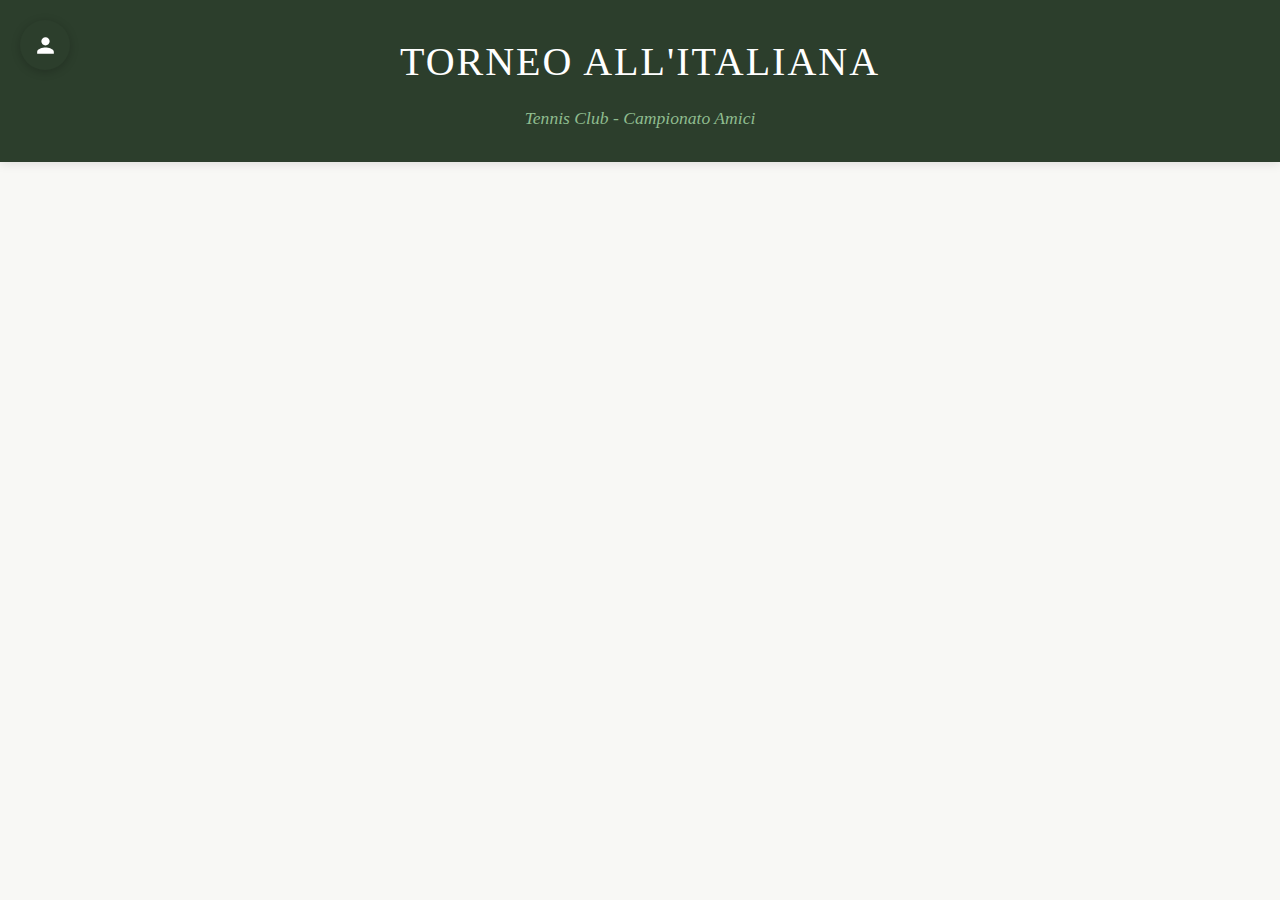
<file: index (2).html>
<!DOCTYPE html>
<html lang="it">
<head>
    <meta charset="UTF-8">
    <meta name="viewport" content="width=device-width, initial-scale=1.0">
    <title>Torneo All'Italiana - Tennis Club</title>
    <style>
        * {
            margin: 0;
            padding: 0;
            box-sizing: border-box;
        }

        body {
            font-family: 'Georgia', serif;
            background-color: #f8f8f5;
            color: #2c3e2c;
            line-height: 1.6;
        }

        .container {
            max-width: 1200px;
            margin: 0 auto;
            padding: 20px;
        }

        header {
            background-color: #2c3e2c;
            color: white;
            padding: 30px 0;
            text-align: center;
            box-shadow: 0 2px 10px rgba(0,0,0,0.1);
        }

        h1 {
            font-size: 2.5rem;
            font-weight: normal;
            letter-spacing: 2px;
            margin-bottom: 10px;
        }

        .subtitle {
            font-size: 1.1rem;
            color: #8fbc8f;
            font-style: italic;
        }

        /* Sezione Classifica */
        .standings-section {
            background-color: white;
            padding: 30px;
            margin: 30px 0;
            border-radius: 10px;
            box-shadow: 0 2px 15px rgba(0,0,0,0.1);
        }

        .standings-title {
            text-align: center;
            font-size: 2rem;
            color: #2c3e2c;
            margin-bottom: 20px;
            letter-spacing: 1px;
        }

        .standings-table {
            width: 100%;
            border-collapse: collapse;
            margin-top: 20px;
        }

        .standings-table th {
            background-color: #2c3e2c;
            color: white;
            padding: 15px;
            text-align: left;
            font-weight: normal;
            letter-spacing: 1px;
        }

        .standings-table td {
            padding: 15px;
            border-bottom: 1px solid #e0e0e0;
        }

        .standings-table tr:hover {
            background-color: #f5f5f5;
        }

        .position-1 {
            background-color: #ffd700;
            font-weight: bold;
        }

        .position-2 {
            background-color: #c0c0c0;
        }

        .position-3 {
            background-color: #cd7f32;
        }

        .admin-icon {
            position: fixed;
            top: 20px;
            left: 20px;
            width: 50px;
            height: 50px;
            background-color: #2c3e2c;
            border-radius: 50%;
            display: flex;
            align-items: center;
            justify-content: center;
            cursor: pointer;
            box-shadow: 0 2px 10px rgba(0,0,0,0.2);
            transition: all 0.3s ease;
            z-index: 1000;
        }

        .admin-icon:hover {
            transform: scale(1.1);
            box-shadow: 0 4px 20px rgba(0,0,0,0.3);
        }

        .admin-icon svg {
            width: 25px;
            height: 25px;
            fill: white;
        }

        .admin-section {
            background-color: #fff;
            padding: 20px;
            margin: 30px 0;
            border-radius: 10px;
            box-shadow: 0 2px 15px rgba(0,0,0,0.1);
            display: none;
        }

        .admin-section.active {
            display: block;
        }

        .admin-login {
            position: fixed;
            top: 80px;
            left: 20px;
            background-color: white;
            padding: 20px;
            border-radius: 10px;
            box-shadow: 0 4px 20px rgba(0,0,0,0.2);
            display: none;
            z-index: 999;
        }

        .admin-login.active {
            display: block;
        }

        .admin-login input {
            padding: 10px 20px;
            font-size: 1rem;
            border: 2px solid #2c3e2c;
            border-radius: 5px;
            margin-bottom: 10px;
            width: 100%;
        }

        .btn {
            background-color: #2c3e2c;
            color: white;
            padding: 10px 30px;
            border: none;
            border-radius: 5px;
            cursor: pointer;
            font-size: 1rem;
            transition: all 0.3s ease;
        }

        .btn:hover {
            background-color: #1a2b1a;
            transform: translateY(-2px);
            box-shadow: 0 4px 10px rgba(0,0,0,0.2);
        }

        .btn-generate {
            background-color: #8fbc8f;
            margin: 20px auto;
            display: block;
        }

        .btn-generate:hover {
            background-color: #6fa96f;
        }

        .btn-reset {
            background-color: #dc3545;
            margin: 20px auto;
            display: block;
        }

        .btn-reset:hover {
            background-color: #c82333;
        }

        .day-section {
            margin: 40px 0;
        }

        .day-header {
            background-color: #8fbc8f;
            color: white;
            padding: 15px;
            text-align: center;
            font-size: 1.3rem;
            border-radius: 10px 10px 0 0;
            letter-spacing: 1px;
        }

        .matches-container {
            background-color: white;
            padding: 20px;
            border-radius: 0 0 10px 10px;
            box-shadow: 0 2px 15px rgba(0,0,0,0.1);
        }

        .match {
            display: flex;
            align-items: center;
            justify-content: center;
            margin: 30px 0;
            padding: 20px;
            background-color: #fafafa;
            border-radius: 10px;
            border: 2px solid #e0e0e0;
            transition: all 0.3s ease;
        }

        .match:hover {
            transform: translateY(-3px);
            box-shadow: 0 5px 20px rgba(0,0,0,0.1);
        }

        .player-card {
            background-color: white;
            padding: 20px;
            border-radius: 10px;
            text-align: center;
            box-shadow: 0 2px 10px rgba(0,0,0,0.1);
            min-width: 150px;
        }

        .player-photo {
            width: 100px;
            height: 100px;
            border-radius: 50%;
            background-color: #e0e0e0;
            margin: 0 auto 15px;
            display: flex;
            align-items: center;
            justify-content: center;
            font-size: 3rem;
            color: #8fbc8f;
            border: 3px solid #8fbc8f;
        }

        .player-name {
            font-size: 1.1rem;
            font-weight: bold;
            color: #2c3e2c;
        }

        .vs {
            font-size: 2rem;
            font-weight: bold;
            color: #8fbc8f;
            margin: 0 30px;
        }

        .score-section {
            margin-top: 20px;
            display: flex;
            gap: 15px;
            justify-content: center;
            flex-wrap: wrap;
        }

        .set-score {
            display: flex;
            flex-direction: column;
            align-items: center;
        }

        .set-label {
            font-size: 0.9rem;
            color: #666;
            margin-bottom: 5px;
        }

        .score-input {
            width: 80px;
            padding: 8px;
            text-align: center;
            border: 2px solid #e0e0e0;
            border-radius: 5px;
            font-size: 1rem;
            transition: border-color 0.3s ease;
        }

        .score-input:focus {
            border-color: #8fbc8f;
            outline: none;
        }

        .score-input:disabled {
            background-color: #f5f5f5;
            cursor: not-allowed;
        }

        .final-day {
            background-color: #ffd700;
            color: #2c3e2c;
        }

        .special-match {
            background-color: #fff8dc;
            border: 3px solid #ffd700;
        }

        .final-match {
            background: linear-gradient(135deg, #fff8dc 0%, #fafad2 100%);
            border: 3px solid #ffd700;
            position: relative;
            overflow: hidden;
        }

        .final-match::before {
            content: '🏆';
            position: absolute;
            top: 10px;
            right: 10px;
            font-size: 2rem;
            opacity: 0.3;
        }

        @media (max-width: 768px) {
            .match {
                flex-direction: column;
            }

            .vs {
                margin: 20px 0;
            }

            .score-section {
                flex-wrap: wrap;
            }

            .standings-table {
                font-size: 0.9rem;
            }

            .standings-table th, .standings-table td {
                padding: 10px 5px;
            }
        }

        .loading {
            text-align: center;
            font-size: 1.2rem;
            color: #8fbc8f;
            margin: 50px 0;
        }
    </style>
</head>
<body>
    <header>
        <h1>TORNEO ALL'ITALIANA</h1>
        <p class="subtitle">Tennis Club - Campionato Amici</p>
    </header>

    <div class="container">
        <!-- Icona Admin nascosta -->
        <div class="admin-icon" onclick="toggleAdminLogin()">
            <svg viewBox="0 0 24 24">
                <path d="M12 12c2.21 0 4-1.79 4-4s-1.79-4-4-4-4 1.79-4 4 1.79 4 4 4zm0 2c-2.67 0-8 1.34-8 4v2h16v-2c0-2.66-5.33-4-8-4z"/>
            </svg>
        </div>

        <!-- Sezione Classifica -->
        <div class="standings-section" id="standingsSection" style="display: none;">
            <h2 class="standings-title">CLASSIFICA GENERALE</h2>
            <table class="standings-table">
                <thead>
                    <tr>
                        <th>Pos.</th>
                        <th>Giocatore</th>
                        <th>Partite</th>
                        <th>Vinte</th>
                        <th>Perse</th>
                        <th>Set Vinti</th>
                        <th>Set Persi</th>
                        <th>Diff. Set</th>
                        <th>Punti</th>
                    </tr>
                </thead>
                <tbody id="standingsBody">
                </tbody>
            </table>
        </div>

        <div class="admin-login" id="adminLogin">
            <input type="password" id="adminPassword" placeholder="Password amministratore">
            <button class="btn" onclick="checkAdminAccess()">Accedi</button>
        </div>

        <div class="admin-section" id="adminSection">
            <h2>Pannello Amministratore</h2>
            <p>Benvenuto amministratore! Puoi generare il calendario degli incontri o resettare tutto.</p>
            <button class="btn btn-generate" onclick="generateMatches()">Genera Calendario Incontri</button>
            <button class="btn btn-reset" onclick="resetTournament()">Reset Completo Torneo</button>
        </div>

        <div id="tournamentSchedule"></div>
    </div>

    <script>
        // CONFIGURAZIONE: Inserisci qui l'URL del tuo server
        const API_URL = 'api.php'; // Cambia con il percorso completo se necessario (es: https://tuosito.com/tennis/api.php)
        
        const players = [
            { id: 1, name: 'Giocatore 1', initial: 'G1' },
            { id: 2, name: 'Giocatore 2', initial: 'G2' },
            { id: 3, name: 'Giocatore 3', initial: 'G3' },
            { id: 4, name: 'Giocatore 4', initial: 'G4' },
            { id: 5, name: 'Giocatore 5', initial: 'G5' }
        ];

        let isAdmin = false;
        let matchesGenerated = false;
        let matchesData = [];

        // Funzioni per comunicare con il server
        async function loadFromServer() {
            try {
                const response = await fetch(`${API_URL}?action=load`);
                if (response.ok) {
                    const data = await response.json();
                    return data;
                }
            } catch (error) {
                console.error('Errore nel caricamento dal server:', error);
            }
            return null;
        }

        async function saveTournamentToServer(html, matchesData) {
            try {
                const response = await fetch(`${API_URL}?action=save_tournament`, {
                    method: 'POST',
                    headers: { 'Content-Type': 'application/json' },
                    body: JSON.stringify({ html, matchesData })
                });
                return response.ok;
            } catch (error) {
                console.error('Errore nel salvataggio del torneo:', error);
                return false;
            }
        }

        async function saveScoreToServer(scoreId, value) {
            try {
                const response = await fetch(`${API_URL}?action=save_score`, {
                    method: 'POST',
                    headers: { 'Content-Type': 'application/json' },
                    body: JSON.stringify({ scoreId, value })
                });
                return response.ok;
            } catch (error) {
                console.error('Errore nel salvataggio del punteggio:', error);
                return false;
            }
        }

        async function resetOnServer(password) {
            try {
                const response = await fetch(`${API_URL}?action=reset`, {
                    method: 'POST',
                    headers: { 'Content-Type': 'application/json' },
                    body: JSON.stringify({ password })
                });
                return response.ok;
            } catch (error) {
                console.error('Errore nel reset:', error);
                return false;
            }
        }

        // Carica i dati salvati al caricamento della pagina
        window.onload = async function() {
            // Prima prova a caricare dal server
            const serverData = await loadFromServer();
            
            if (serverData && serverData.tournament) {
                document.getElementById('tournamentSchedule').innerHTML = serverData.tournament.html;
                matchesData = serverData.tournament.matchesData;
                matchesGenerated = true;
                
                // Carica i punteggi
                setTimeout(() => {
                    Object.entries(serverData.scores).forEach(([scoreId, value]) => {
                        const input = document.getElementById(scoreId);
                        if (input) input.value = value;
                    });
                    setupScoreInputs();
                    updateStandings();
                }, 100);
                
                document.getElementById('standingsSection').style.display = 'block';
            } else {
                // Se non ci sono dati sul server, prova con localStorage (per retrocompatibilità)
                const savedMatches = localStorage.getItem('tennisMatches');
                const savedMatchesData = localStorage.getItem('tennisMatchesData');
                
                if (savedMatches && savedMatchesData) {
                    document.getElementById('tournamentSchedule').innerHTML = savedMatches;
                    matchesData = JSON.parse(savedMatchesData);
                    matchesGenerated = true;
                    setupScoreInputs();
                    updateStandings();
                    document.getElementById('standingsSection').style.display = 'block';
                }
            }
        };

        function toggleAdminLogin() {
            const adminLogin = document.getElementById('adminLogin');
            adminLogin.classList.toggle('active');
        }

        function checkAdminAccess() {
            const password = document.getElementById('adminPassword').value;
            // Password segreta (puoi cambiarla)
            if (password === 'wimbledon2024') {
                isAdmin = true;
                document.getElementById('adminSection').classList.add('active');
                document.getElementById('adminLogin').classList.remove('active');
                setupScoreInputs();
            } else {
                alert('Password errata!');
            }
        }

        async function resetTournament() {
            if (confirm('Sei sicuro di voler cancellare TUTTO? Questa azione eliminerà il calendario e tutti i risultati inseriti.')) {
                const confirmPassword = prompt('Inserisci la password admin per confermare il reset completo:');
                
                if (confirmPassword === 'wimbledon2024') {
                    // Reset sul server
                    const serverReset = await resetOnServer(confirmPassword);
                    
                    if (serverReset) {
                        // Cancella anche i dati locali
                        const keysToRemove = [];
                        for (let i = 0; i < localStorage.length; i++) {
                            const key = localStorage.key(i);
                            if (key && (key.includes('match_') || key.includes('third_place') || key.includes('final') || 
                                       key.includes('_set') || key === 'tennisMatches' || key === 'tennisMatchesData')) {
                                keysToRemove.push(key);
                            }
                        }
                        
                        keysToRemove.forEach(key => localStorage.removeItem(key));
                        
                        // Reset variabili
                        matchesGenerated = false;
                        matchesData = [];
                        
                        // Pulisci l'HTML
                        document.getElementById('tournamentSchedule').innerHTML = '';
                        document.getElementById('standingsSection').style.display = 'none';
                        document.getElementById('standingsBody').innerHTML = '';
                        
                        alert('Torneo resettato con successo! Ora puoi generare un nuovo calendario.');
                    } else {
                        alert('Errore durante il reset sul server. Riprova.');
                    }
                } else {
                    alert('Password errata! Reset annullato.');
                }
            }
        }

        function generateAllMatches() {
            const matches = [];
            for (let i = 0; i < players.length; i++) {
                for (let j = i + 1; j < players.length; j++) {
                    matches.push({
                        player1: players[i],
                        player2: players[j],
                        id: `match_${players[i].id}_${players[j].id}`
                    });
                }
            }
            return shuffleArray(matches);
        }

        function shuffleArray(array) {
            const arr = [...array];
            for (let i = arr.length - 1; i > 0; i--) {
                const j = Math.floor(Math.random() * (i + 1));
                [arr[i], arr[j]] = [arr[j], arr[i]];
            }
            return arr;
        }

        function canPlayerPlay(player, dayMatches, playerMatchCount) {
            const dayCount = dayMatches.filter(m => 
                m.player1.id === player.id || m.player2.id === player.id
            ).length;
            return dayCount < 2 && playerMatchCount[player.id] < 10;
        }

        function distributeMatches(matches) {
            const days = [[], [], [], []]; // 4 giorni ora
            const playerMatchCount = {};
            players.forEach(p => playerMatchCount[p.id] = 0);
            
            let remainingMatches = [...matches];
            
            // Distribuisci le prime 9 partite nei primi 3 giorni
            for (let dayIndex = 0; dayIndex < 3; dayIndex++) {
                let matchesAdded = 0;
                for (let i = remainingMatches.length - 1; i >= 0 && matchesAdded < 3; i--) {
                    const match = remainingMatches[i];
                    if (canPlayerPlay(match.player1, days[dayIndex], playerMatchCount) &&
                        canPlayerPlay(match.player2, days[dayIndex], playerMatchCount)) {
                        days[dayIndex].push(match);
                        playerMatchCount[match.player1.id]++;
                        playerMatchCount[match.player2.id]++;
                        remainingMatches.splice(i, 1);
                        matchesAdded++;
                    }
                }
            }
            
            // L'ultima partita va nel giorno finale
            if (remainingMatches.length > 0) {
                days[3].push(remainingMatches[0]);
            }

            return days;
        }

        async function generateMatches() {
            if (matchesGenerated && !confirm('Sei sicuro di voler rigenerare il calendario? Questo cancellerà tutti i risultati inseriti.')) {
                return;
            }

            const allMatches = generateAllMatches();
            const distributedDays = distributeMatches(allMatches);
            matchesData = allMatches;
            
            let html = '';
            
            // Giorni normali (1-3)
            for (let i = 0; i < 3; i++) {
                html += `
                    <div class="day-section">
                        <div class="day-header">GIORNO ${i + 1}</div>
                        <div class="matches-container">
                `;
                
                distributedDays[i].forEach((match) => {
                    html += createMatchHTML(match, match.id);
                });
                
                html += `
                        </div>
                    </div>
                `;
            }
            
            // Giorno finale
            html += `
                <div class="day-section">
                    <div class="day-header final-day">GIORNO FINALE</div>
                    <div class="matches-container">
            `;
            
            // Ultima partita del girone
            if (distributedDays[3].length > 0) {
                html += createMatchHTML(distributedDays[3][0], distributedDays[3][0].id);
            }
            
            // Scontro 3° e 4° posto (5 set)
            html += createMatchHTML(
                { player1: { name: '3° Classificato', initial: '3°' }, 
                  player2: { name: '4° Classificato', initial: '4°' } },
                'third_place',
                'special-match',
                'Scontro 3° e 4° Posto',
                5
            );
            
            // Finalissima (5 set)
            html += createMatchHTML(
                { player1: { name: 'Finalista 1', initial: 'F1' }, 
                  player2: { name: 'Finalista 2', initial: 'F2' } },
                'final',
                'final-match',
                'FINALISSIMA',
                5
            );
            
            html += `
                    </div>
                </div>
            `;
            
            document.getElementById('tournamentSchedule').innerHTML = html;
            document.getElementById('standingsSection').style.display = 'block';
            matchesGenerated = true;
            
            // Salva sul server
            const saved = await saveTournamentToServer(html, matchesData);
            if (saved) {
                console.log('Torneo salvato sul server con successo');
            } else {
                // Fallback su localStorage
                localStorage.setItem('tennisMatches', html);
                localStorage.setItem('tennisMatchesData', JSON.stringify(matchesData));
            }
            
            setupScoreInputs();
            updateStandings();
        }

        function createMatchHTML(match, matchId, specialClass = '', title = '', sets = 3) {
            let setInputs = '';
            for (let i = 1; i <= sets; i++) {
                setInputs += `
                    <div class="set-score">
                        <div class="set-label">Set ${i}</div>
                        <input type="text" class="score-input" id="${matchId}_set${i}" 
                               placeholder="0-0" onchange="saveScore('${matchId}_set${i}', '${matchId}')">
                    </div>
                `;
            }
            
            return `
                <div class="match ${specialClass}">
                    <div style="width: 100%;">
                        ${title ? `<h3 style="text-align: center; margin-bottom: 20px; color: #2c3e2c;">${title}</h3>` : ''}
                        <div style="display: flex; align-items: center; justify-content: center;">
                            <div class="player-card">
                                <div class="player-photo">${match.player1.initial}</div>
                                <div class="player-name">${match.player1.name}</div>
                            </div>
                            <div class="vs">VS</div>
                            <div class="player-card">
                                <div class="player-photo">${match.player2.initial}</div>
                                <div class="player-name">${match.player2.name}</div>
                            </div>
                        </div>
                        <div class="score-section">
                            ${setInputs}
                        </div>
                    </div>
                </div>
            `;
        }

        function setupScoreInputs() {
            const inputs = document.querySelectorAll('.score-input');
            inputs.forEach(input => {
                // Carica i punteggi salvati
                const savedScore = localStorage.getItem(input.id);
                if (savedScore) {
                    input.value = savedScore;
                }
                
                // Abilita/disabilita in base allo stato admin
                input.disabled = !isAdmin;
            });
        }

        async function saveScore(inputId, matchId) {
            const input = document.getElementById(inputId);
            
            // Salva sul server
            const saved = await saveScoreToServer(inputId, input.value);
            if (saved) {
                console.log('Punteggio salvato sul server');
            } else {
                // Fallback su localStorage
                localStorage.setItem(inputId, input.value);
            }
            
            // Salva anche l'HTML aggiornato
            const scheduleHTML = document.getElementById('tournamentSchedule').innerHTML;
            if (!saved) {
                localStorage.setItem('tennisMatches', scheduleHTML);
            }
            
            // Aggiorna la classifica
            updateStandings();
        }

        function parseScore(scoreString) {
            if (!scoreString || scoreString.trim() === '') return null;
            const parts = scoreString.split('-');
            if (parts.length !== 2) return null;
            return {
                player1: parseInt(parts[0]) || 0,
                player2: parseInt(parts[1]) || 0
            };
        }

        function calculateMatchResult(matchId) {
            const sets = [];
            for (let i = 1; i <= 5; i++) {
                const scoreInput = document.getElementById(`${matchId}_set${i}`);
                if (scoreInput && scoreInput.value) {
                    const score = parseScore(scoreInput.value);
                    if (score) sets.push(score);
                }
            }
            
            if (sets.length === 0) return null;
            
            let player1Sets = 0;
            let player2Sets = 0;
            let player1Games = 0;
            let player2Games = 0;
            
            sets.forEach(set => {
                if (set.player1 > set.player2) player1Sets++;
                else if (set.player2 > set.player1) player2Sets++;
                player1Games += set.player1;
                player2Games += set.player2;
            });
            
            return {
                winner: player1Sets > player2Sets ? 1 : (player2Sets > player1Sets ? 2 : 0),
                setsWon: { player1: player1Sets, player2: player2Sets },
                gamesWon: { player1: player1Games, player2: player2Games }
            };
        }

        function updateStandings() {
            const standings = {};
            
            // Inizializza la classifica per ogni giocatore
            players.forEach(player => {
                standings[player.id] = {
                    name: player.name,
                    played: 0,
                    won: 0,
                    lost: 0,
                    setsWon: 0,
                    setsLost: 0,
                    setsDiff: 0,
                    points: 0
                };
            });
            
            // Calcola i risultati per ogni partita
            matchesData.forEach(match => {
                const result = calculateMatchResult(match.id);
                if (result && result.winner !== 0) {
                    const p1 = match.player1.id;
                    const p2 = match.player2.id;
                    
                    standings[p1].played++;
                    standings[p2].played++;
                    
                    if (result.winner === 1) {
                        standings[p1].won++;
                        standings[p1].points += 3;
                        standings[p2].lost++;
                    } else {
                        standings[p2].won++;
                        standings[p2].points += 3;
                        standings[p1].lost++;
                    }
                    
                    standings[p1].setsWon += result.setsWon.player1;
                    standings[p1].setsLost += result.setsWon.player2;
                    standings[p2].setsWon += result.setsWon.player2;
                    standings[p2].setsLost += result.setsWon.player1;
                }
            });
            
            // Calcola la differenza set
            Object.values(standings).forEach(player => {
                player.setsDiff = player.setsWon - player.setsLost;
            });
            
            // Ordina la classifica
            const sortedStandings = Object.values(standings).sort((a, b) => {
                if (b.points !== a.points) return b.points - a.points;
                if (b.setsDiff !== a.setsDiff) return b.setsDiff - a.setsDiff;
                return b.setsWon - a.setsWon;
            });
            
            // Aggiorna la tabella HTML
            const tbody = document.getElementById('standingsBody');
            tbody.innerHTML = '';
            
            sortedStandings.forEach((player, index) => {
                const row = document.createElement('tr');
                if (index === 0) row.className = 'position-1';
                else if (index === 1) row.className = 'position-2';
                else if (index === 2) row.className = 'position-3';
                
                row.innerHTML = `
                    <td>${index + 1}</td>
                    <td>${player.name}</td>
                    <td>${player.played}</td>
                    <td>${player.won}</td>
                    <td>${player.lost}</td>
                    <td>${player.setsWon}</td>
                    <td>${player.setsLost}</td>
                    <td>${player.setsDiff > 0 ? '+' : ''}${player.setsDiff}</td>
                    <td><strong>${player.points}</strong></td>
                `;
                tbody.appendChild(row);
            });
        }
    </script>
</body>
</html>
</file>
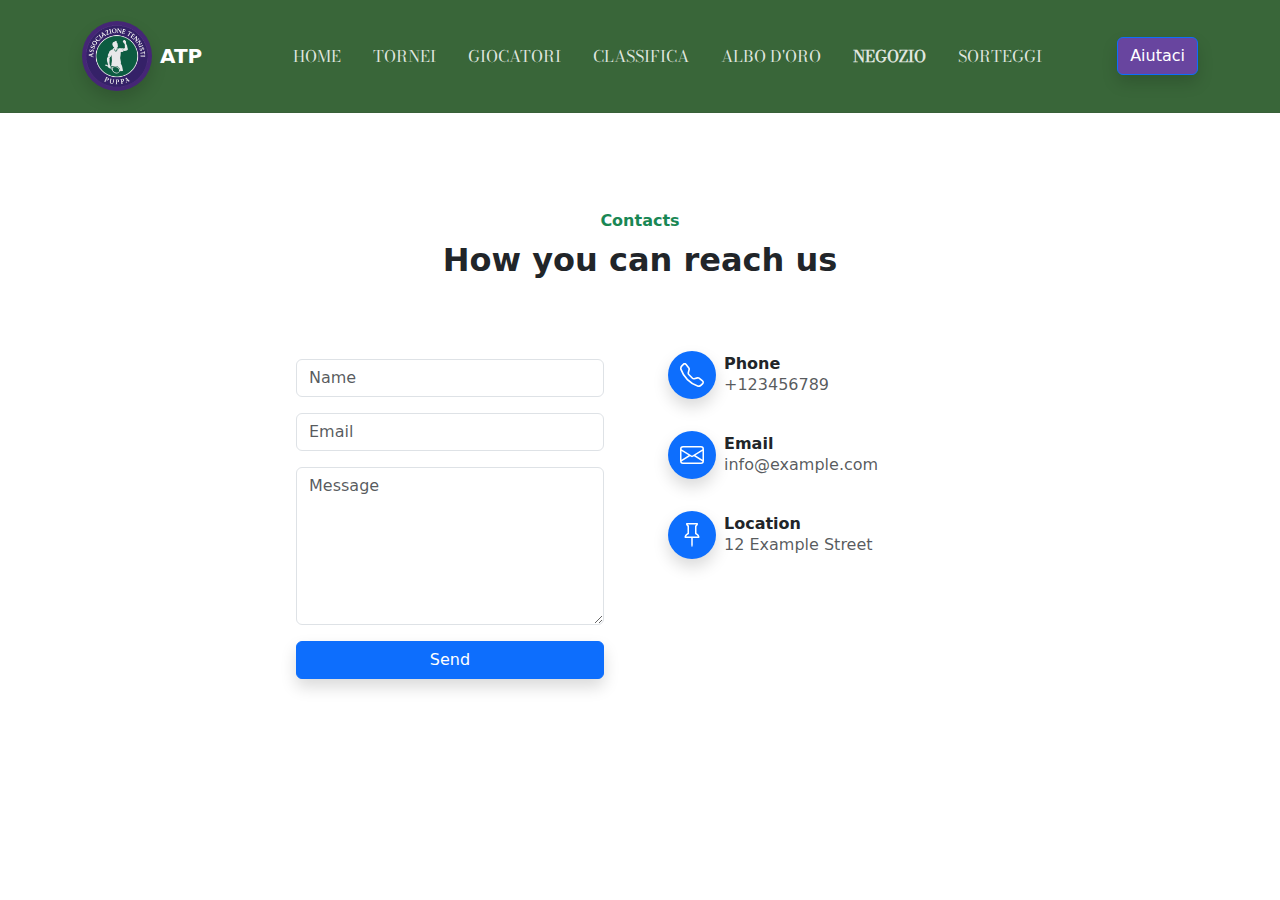
<file: negozio.html>
<!DOCTYPE html><html data-bs-theme="light" lang="en"><head><meta charset="utf-8"><meta name="viewport" content="width=device-width, initial-scale=1.0, shrink-to-fit=no"><title>Contacts - Brand</title><link rel="stylesheet" href="/assets/bootstrap/css/bootstrap.min.css?h=bec7173809e9299f24e368ea574911e3"><link rel="stylesheet" href="/assets/css/styles.min.css?h=3e0c23ddce85198820b9a9059b62b2c8"><link rel="stylesheet" href="https://cdn.jsdelivr.net/npm/bootstrap@5.3.0/dist/css/bootstrap.min.css"><link rel="stylesheet" href="https://cdn.jsdelivr.net/npm/bootstrap-icons@1.10.0/font/bootstrap-icons.css"></head><body><!-- Start: Navbar Centered Links --><nav class="navbar navbar-expand-md sticky-top py-3 navbar-dark" id="mainNav" style="background: #396639;"><div class="container"><a class="navbar-brand d-flex align-items-center" href="/"><span class="bs-icon-sm bs-icon-circle bs-icon-primary shadow d-flex justify-content-center align-items-center me-2 bs-icon" style="background: #452676;width: 70px;height: 70px;"><img class="img-fluid" width="1024" height="1024" src="/assets/img/brands/ATP%20Logo.webp?h=52e2394cbfa98625d8838078258b67a7"></span><span>ATP</span></a><button data-bs-toggle="collapse" class="navbar-toggler" data-bs-target="#navcol-1"><span class="visually-hidden">Toggle navigation</span><span class="navbar-toggler-icon"></span></button><div class="collapse navbar-collapse" id="navcol-1"><ul class="navbar-nav mx-auto" style="font-family: 'Bodoni Moda', serif;"><li class="nav-item"><a class="nav-link" href="/index.html">HOME</a></li><li class="nav-item"><a class="nav-link" href="/tornei.html">TORNEI</a></li><li class="nav-item"><a class="nav-link" href="/giocatori.html">GIOCATORI</a></li><li class="nav-item"><a class="nav-link" href="/classifica.html">CLASSIFICA</a></li><li class="nav-item"><a class="nav-link" href="/albo.html">ALBO D'ORO</a></li><li class="nav-item"><a class="nav-link active" href="/negozio.html">NEGOZIO</a></li><li class="nav-item"><a class="nav-link" href="/sorteggi.html">SORTEGGI</a></li></ul><a class="btn btn-primary shadow" role="button" href="/donazioni.html" style="background: #68459f;">Aiutaci</a></div></div></nav><!-- End: Navbar Centered Links --><!-- Start: Contact Details --><section class="py-5"><div class="container py-5"><div class="row mb-5"><div class="col-md-8 col-xl-6 text-center mx-auto"><p class="fw-bold text-success mb-2">Contacts</p><h2 class="fw-bold">How you can reach us</h2></div></div><div class="row d-flex justify-content-center"><div class="col-md-6 col-xl-4"><div><form class="p-3 p-xl-4" method="post"><!-- Start: Success Example --><div class="mb-3"><input class="form-control" type="text" id="name-1" name="name" placeholder="Name"></div><!-- End: Success Example --><!-- Start: Error Example --><div class="mb-3"><input class="form-control" type="email" id="email-1" name="email" placeholder="Email"></div><!-- End: Error Example --><div class="mb-3"><textarea class="form-control" id="message-1" name="message" rows="6" placeholder="Message"></textarea></div><div><button class="btn btn-primary shadow w-100 d-block" type="submit">Send </button></div></form></div></div><div class="col-md-4 col-xl-4 d-flex justify-content-center justify-content-xl-start"><div class="d-flex h-100 flex-wrap flex-md-column justify-content-md-start align-items-md-start"><div class="d-flex align-items-center p-3"><div class="bs-icon-md bs-icon-circle bs-icon-primary shadow d-flex flex-shrink-0 justify-content-center align-items-center d-inline-block bs-icon bs-icon-md"><svg xmlns="http://www.w3.org/2000/svg" width="1em" height="1em" fill="currentColor" viewBox="0 0 16 16" class="bi bi-telephone">
  <path d="M3.654 1.328a.678.678 0 0 0-1.015-.063L1.605 2.3c-.483.484-.661 1.169-.45 1.77a17.568 17.568 0 0 0 4.168 6.608 17.569 17.569 0 0 0 6.608 4.168c.601.211 1.286.033 1.77-.45l1.034-1.034a.678.678 0 0 0-.063-1.015l-2.307-1.794a.678.678 0 0 0-.58-.122l-2.19.547a1.745 1.745 0 0 1-1.657-.459L5.482 8.062a1.745 1.745 0 0 1-.46-1.657l.548-2.19a.678.678 0 0 0-.122-.58L3.654 1.328zM1.884.511a1.745 1.745 0 0 1 2.612.163L6.29 2.98c.329.423.445.974.315 1.494l-.547 2.19a.678.678 0 0 0 .178.643l2.457 2.457a.678.678 0 0 0 .644.178l2.189-.547a1.745 1.745 0 0 1 1.494.315l2.306 1.794c.829.645.905 1.87.163 2.611l-1.034 1.034c-.74.74-1.846 1.065-2.877.702a18.634 18.634 0 0 1-7.01-4.42 18.634 18.634 0 0 1-4.42-7.009c-.362-1.03-.037-2.137.703-2.877L1.885.511z"></path>
</svg></div><div class="px-2"><h6 class="fw-bold mb-0">Phone</h6><p class="text-muted mb-0">+123456789</p></div></div><div class="d-flex align-items-center p-3"><div class="bs-icon-md bs-icon-circle bs-icon-primary shadow d-flex flex-shrink-0 justify-content-center align-items-center d-inline-block bs-icon bs-icon-md"><svg xmlns="http://www.w3.org/2000/svg" width="1em" height="1em" fill="currentColor" viewBox="0 0 16 16" class="bi bi-envelope">
  <path d="M0 4a2 2 0 0 1 2-2h12a2 2 0 0 1 2 2v8a2 2 0 0 1-2 2H2a2 2 0 0 1-2-2zm2-1a1 1 0 0 0-1 1v.217l7 4.2 7-4.2V4a1 1 0 0 0-1-1zm13 2.383-4.708 2.825L15 11.105zm-.034 6.876-5.64-3.471L8 9.583l-1.326-.795-5.64 3.47A1 1 0 0 0 2 13h12a1 1 0 0 0 .966-.741M1 11.105l4.708-2.897L1 5.383z"></path>
</svg></div><div class="px-2"><h6 class="fw-bold mb-0">Email</h6><p class="text-muted mb-0">info@example.com</p></div></div><div class="d-flex align-items-center p-3"><div class="bs-icon-md bs-icon-circle bs-icon-primary shadow d-flex flex-shrink-0 justify-content-center align-items-center d-inline-block bs-icon bs-icon-md"><svg xmlns="http://www.w3.org/2000/svg" width="1em" height="1em" fill="currentColor" viewBox="0 0 16 16" class="bi bi-pin">
  <path d="M4.146.146A.5.5 0 0 1 4.5 0h7a.5.5 0 0 1 .5.5c0 .68-.342 1.174-.646 1.479-.126.125-.25.224-.354.298v4.431l.078.048c.203.127.476.314.751.555C12.36 7.775 13 8.527 13 9.5a.5.5 0 0 1-.5.5h-4v4.5c0 .276-.224 1.5-.5 1.5s-.5-1.224-.5-1.5V10h-4a.5.5 0 0 1-.5-.5c0-.973.64-1.725 1.17-2.189A5.921 5.921 0 0 1 5 6.708V2.277a2.77 2.77 0 0 1-.354-.298C4.342 1.674 4 1.179 4 .5a.5.5 0 0 1 .146-.354zm1.58 1.408-.002-.001.002.001m-.002-.001.002.001A.5.5 0 0 1 6 2v5a.5.5 0 0 1-.276.447h-.002l-.012.007-.054.03a4.922 4.922 0 0 0-.827.58c-.318.278-.585.596-.725.936h7.792c-.14-.34-.407-.658-.725-.936a4.915 4.915 0 0 0-.881-.61l-.012-.006h-.002A.5.5 0 0 1 10 7V2a.5.5 0 0 1 .295-.458 1.775 1.775 0 0 0 .351-.271c.08-.08.155-.17.214-.271H5.14c.06.1.133.191.214.271a1.78 1.78 0 0 0 .37.282"></path>
</svg></div><div class="px-2"><h6 class="fw-bold mb-0">Location</h6><p class="text-muted mb-0">12 Example Street</p></div></div></div></div></div></div></section><!-- End: Contact Details --><!-- Start: Footer Multi Column --><footer class="bg-dark"></footer><!-- End: Footer Multi Column --><script src="https://cdn.jsdelivr.net/npm/bootstrap@5.3.6/dist/js/bootstrap.bundle.min.js"></script><script src="https://cdn.jsdelivr.net/npm/bootstrap@5.3.0/dist/js/bootstrap.bundle.min.js"></script><script src="/assets/js/script.min.js?h=9a9b12d9479055b6ccf322643488f6dd"></script></body></html>
</file>
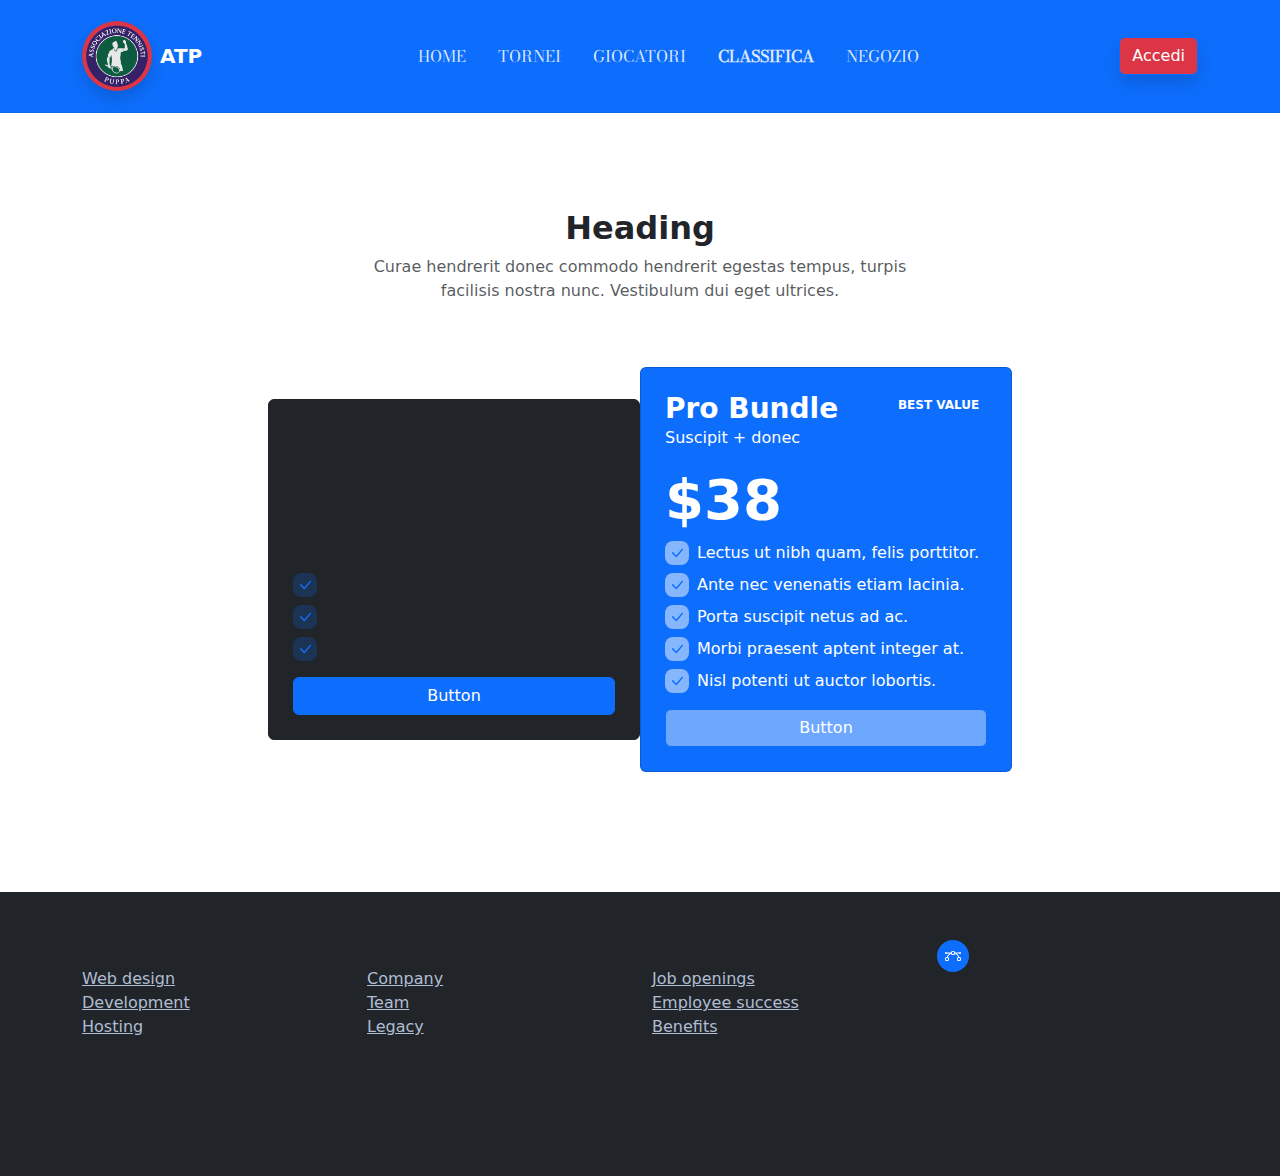
<file: pricing.html>
<!DOCTYPE html><html data-bs-theme="light" lang="en"><head><meta charset="utf-8"><meta name="viewport" content="width=device-width, initial-scale=1.0, shrink-to-fit=no"><title>Pricing - Brand</title><link rel="stylesheet" href="assets/bootstrap/css/bootstrap.min.css"><link rel="stylesheet" href="assets/css/styles.min.css"><link rel="stylesheet" href="https://cdn.jsdelivr.net/npm/bootstrap@5.3.0/dist/css/bootstrap.min.css"><link rel="stylesheet" href="https://cdn.jsdelivr.net/npm/bootstrap-icons@1.10.0/font/bootstrap-icons.css"></head><body><nav class="navbar navbar-expand-md sticky-top py-3 navbar-dark" id="mainNav" style="background: var(--bs-primary);"><div class="container"><a class="navbar-brand d-flex align-items-center" href="/"><span class="bs-icon-sm bs-icon-circle bs-icon-primary shadow d-flex justify-content-center align-items-center me-2 bs-icon" style="background: var(--bs-danger);width: 70px;height: 70px;"><img class="img-fluid" width="1024" height="1024" src="assets/img/brands/ATP%20Logo.webp"></span><span>ATP</span></a><button data-bs-toggle="collapse" class="navbar-toggler" data-bs-target="#navcol-1"><span class="visually-hidden">Toggle navigation</span><span class="navbar-toggler-icon"></span></button><div class="collapse navbar-collapse" id="navcol-1"><ul class="navbar-nav mx-auto" style="font-family: 'Bodoni Moda', serif;"><li class="nav-item"><a class="nav-link" href="/index.html">HOME</a></li><li class="nav-item"><a class="nav-link" href="/services.html">TORNEI</a></li><li class="nav-item"><a class="nav-link" href="/projects.html">GIOCATORI</a></li><li class="nav-item"><a class="nav-link active" href="/pricing.html">CLASSIFICA</a></li><li class="nav-item"><a class="nav-link" href="/contacts.html">NEGOZIO</a></li></ul><a class="btn btn-primary shadow" role="button" href="signup.html" style="background: var(--bs-danger);">Accedi</a></div></div></nav><section class="py-5"><div class="container py-5"><div class="row mb-5"><div class="col-md-8 col-xl-6 text-center mx-auto"><h2 class="fw-bold">Heading</h2><p class="text-muted">Curae hendrerit donec commodo hendrerit egestas tempus, turpis facilisis nostra nunc. Vestibulum dui eget ultrices.</p></div></div><div class="row g-0 row-cols-1 row-cols-md-2 row-cols-xl-3 d-flex align-items-md-center align-items-xl-center"><div class="col offset-xl-2 mb-4"><div class="card bg-dark border-dark"><div class="card-body p-4"><div class="d-flex justify-content-between"><div><h3 class="fw-bold mb-0">Basic Bundle</h3><p>Suscipit</p><h4 class="display-4 fw-bold">$25</h4></div></div><div><ul class="list-unstyled"><li class="d-flex mb-2"><span class="bs-icon-xs bs-icon-rounded bs-icon-primary-light me-2 bs-icon bs-icon-xs"><svg xmlns="http://www.w3.org/2000/svg" width="1em" height="1em" fill="currentColor" viewBox="0 0 16 16" class="bi bi-check-lg text-primary">
  <path d="M12.736 3.97a.733.733 0 0 1 1.047 0c.286.289.29.756.01 1.05L7.88 12.01a.733.733 0 0 1-1.065.02L3.217 8.384a.757.757 0 0 1 0-1.06.733.733 0 0 1 1.047 0l3.052 3.093 5.4-6.425a.247.247 0 0 1 .02-.022"></path>
</svg></span><span>Lectus ut nibh quam, felis porttitor.</span></li><li class="d-flex mb-2"><span class="bs-icon-xs bs-icon-rounded bs-icon-primary-light me-2 bs-icon bs-icon-xs"><svg xmlns="http://www.w3.org/2000/svg" width="1em" height="1em" fill="currentColor" viewBox="0 0 16 16" class="bi bi-check-lg text-primary">
  <path d="M12.736 3.97a.733.733 0 0 1 1.047 0c.286.289.29.756.01 1.05L7.88 12.01a.733.733 0 0 1-1.065.02L3.217 8.384a.757.757 0 0 1 0-1.06.733.733 0 0 1 1.047 0l3.052 3.093 5.4-6.425a.247.247 0 0 1 .02-.022"></path>
</svg></span><span>Ante nec venenatis etiam lacinia.</span></li><li class="d-flex mb-2"><span class="bs-icon-xs bs-icon-rounded bs-icon-primary-light me-2 bs-icon bs-icon-xs"><svg xmlns="http://www.w3.org/2000/svg" width="1em" height="1em" fill="currentColor" viewBox="0 0 16 16" class="bi bi-check-lg text-primary">
  <path d="M12.736 3.97a.733.733 0 0 1 1.047 0c.286.289.29.756.01 1.05L7.88 12.01a.733.733 0 0 1-1.065.02L3.217 8.384a.757.757 0 0 1 0-1.06.733.733 0 0 1 1.047 0l3.052 3.093 5.4-6.425a.247.247 0 0 1 .02-.022"></path>
</svg></span><span>Porta suscipit netus ad ac.</span></li></ul></div><button class="btn btn-primary d-block w-100" type="button">Button</button></div></div></div><div class="col mb-4"><div class="card text-white bg-primary"><div class="card-body p-4"><div class="d-flex justify-content-between"><div><h3 class="fw-bold text-white mb-0">Pro Bundle</h3><p>Suscipit + donec</p><h4 class="display-4 fw-bold text-white">$38</h4></div><div><span class="badge rounded-pill bg-primary text-uppercase bg-semi-white">Best Value</span></div></div><div><ul class="list-unstyled"><li class="d-flex mb-2"><span class="bs-icon-xs bs-icon-rounded bs-icon-semi-white me-2 bs-icon bs-icon-xs"><svg xmlns="http://www.w3.org/2000/svg" width="1em" height="1em" fill="currentColor" viewBox="0 0 16 16" class="bi bi-check-lg text-primary">
  <path d="M12.736 3.97a.733.733 0 0 1 1.047 0c.286.289.29.756.01 1.05L7.88 12.01a.733.733 0 0 1-1.065.02L3.217 8.384a.757.757 0 0 1 0-1.06.733.733 0 0 1 1.047 0l3.052 3.093 5.4-6.425a.247.247 0 0 1 .02-.022"></path>
</svg></span><span>Lectus ut nibh quam, felis porttitor.</span></li><li class="d-flex mb-2"><span class="bs-icon-xs bs-icon-rounded bs-icon-semi-white me-2 bs-icon bs-icon-xs"><svg xmlns="http://www.w3.org/2000/svg" width="1em" height="1em" fill="currentColor" viewBox="0 0 16 16" class="bi bi-check-lg text-primary">
  <path d="M12.736 3.97a.733.733 0 0 1 1.047 0c.286.289.29.756.01 1.05L7.88 12.01a.733.733 0 0 1-1.065.02L3.217 8.384a.757.757 0 0 1 0-1.06.733.733 0 0 1 1.047 0l3.052 3.093 5.4-6.425a.247.247 0 0 1 .02-.022"></path>
</svg></span><span>Ante nec venenatis etiam lacinia.</span></li><li class="d-flex mb-2"><span class="bs-icon-xs bs-icon-rounded bs-icon-semi-white me-2 bs-icon bs-icon-xs"><svg xmlns="http://www.w3.org/2000/svg" width="1em" height="1em" fill="currentColor" viewBox="0 0 16 16" class="bi bi-check-lg text-primary">
  <path d="M12.736 3.97a.733.733 0 0 1 1.047 0c.286.289.29.756.01 1.05L7.88 12.01a.733.733 0 0 1-1.065.02L3.217 8.384a.757.757 0 0 1 0-1.06.733.733 0 0 1 1.047 0l3.052 3.093 5.4-6.425a.247.247 0 0 1 .02-.022"></path>
</svg></span><span>Porta suscipit netus ad ac.</span></li><li class="d-flex mb-2"><span class="bs-icon-xs bs-icon-rounded bs-icon-semi-white me-2 bs-icon bs-icon-xs"><svg xmlns="http://www.w3.org/2000/svg" width="1em" height="1em" fill="currentColor" viewBox="0 0 16 16" class="bi bi-check-lg text-primary">
  <path d="M12.736 3.97a.733.733 0 0 1 1.047 0c.286.289.29.756.01 1.05L7.88 12.01a.733.733 0 0 1-1.065.02L3.217 8.384a.757.757 0 0 1 0-1.06.733.733 0 0 1 1.047 0l3.052 3.093 5.4-6.425a.247.247 0 0 1 .02-.022"></path>
</svg></span><span>Morbi praesent aptent integer at.</span></li><li class="d-flex mb-2"><span class="bs-icon-xs bs-icon-rounded bs-icon-semi-white me-2 bs-icon bs-icon-xs"><svg xmlns="http://www.w3.org/2000/svg" width="1em" height="1em" fill="currentColor" viewBox="0 0 16 16" class="bi bi-check-lg text-primary">
  <path d="M12.736 3.97a.733.733 0 0 1 1.047 0c.286.289.29.756.01 1.05L7.88 12.01a.733.733 0 0 1-1.065.02L3.217 8.384a.757.757 0 0 1 0-1.06.733.733 0 0 1 1.047 0l3.052 3.093 5.4-6.425a.247.247 0 0 1 .02-.022"></path>
</svg></span><span>Nisl potenti ut auctor lobortis.</span></li></ul></div><button class="btn btn-primary d-block w-100 bg-semi-white" type="button">Button</button></div></div></div></div></div></section><footer class="bg-dark"><div class="container py-4 py-lg-5"><div class="row justify-content-center"><div class="col-sm-4 col-md-3 text-center text-lg-start d-flex flex-column"><h3 class="fs-6 fw-bold">Services</h3><ul class="list-unstyled"><li><a href="#">Web design</a></li><li><a href="#">Development</a></li><li><a href="#">Hosting</a></li></ul></div><div class="col-sm-4 col-md-3 text-center text-lg-start d-flex flex-column"><h3 class="fs-6 fw-bold">About</h3><ul class="list-unstyled"><li><a href="#">Company</a></li><li><a href="#">Team</a></li><li><a href="#">Legacy</a></li></ul></div><div class="col-sm-4 col-md-3 text-center text-lg-start d-flex flex-column"><h3 class="fs-6 fw-bold">Careers</h3><ul class="list-unstyled"><li><a href="#">Job openings</a></li><li><a href="#">Employee success</a></li><li><a href="#">Benefits</a></li></ul></div><div class="col-lg-3 text-center text-lg-start d-flex flex-column align-items-center order-first align-items-lg-start order-lg-last"><div class="fw-bold d-flex align-items-center mb-2"><span class="bs-icon-sm bs-icon-circle bs-icon-primary d-flex justify-content-center align-items-center me-2 bs-icon"><svg xmlns="http://www.w3.org/2000/svg" width="1em" height="1em" fill="currentColor" viewBox="0 0 16 16" class="bi bi-bezier">
  <path fill-rule="evenodd" d="M0 10.5A1.5 1.5 0 0 1 1.5 9h1A1.5 1.5 0 0 1 4 10.5v1A1.5 1.5 0 0 1 2.5 13h-1A1.5 1.5 0 0 1 0 11.5zm1.5-.5a.5.5 0 0 0-.5.5v1a.5.5 0 0 0 .5.5h1a.5.5 0 0 0 .5-.5v-1a.5.5 0 0 0-.5-.5zm10.5.5A1.5 1.5 0 0 1 13.5 9h1a1.5 1.5 0 0 1 1.5 1.5v1a1.5 1.5 0 0 1-1.5 1.5h-1a1.5 1.5 0 0 1-1.5-1.5zm1.5-.5a.5.5 0 0 0-.5.5v1a.5.5 0 0 0 .5.5h1a.5.5 0 0 0 .5-.5v-1a.5.5 0 0 0-.5-.5zM6 4.5A1.5 1.5 0 0 1 7.5 3h1A1.5 1.5 0 0 1 10 4.5v1A1.5 1.5 0 0 1 8.5 7h-1A1.5 1.5 0 0 1 6 5.5zM7.5 4a.5.5 0 0 0-.5.5v1a.5.5 0 0 0 .5.5h1a.5.5 0 0 0 .5-.5v-1a.5.5 0 0 0-.5-.5z"></path>
  <path d="M6 4.5H1.866a1 1 0 1 0 0 1h2.668A6.517 6.517 0 0 0 1.814 9H2.5c.123 0 .244.015.358.043a5.517 5.517 0 0 1 3.185-3.185A1.503 1.503 0 0 1 6 5.5zm3.957 1.358A1.5 1.5 0 0 0 10 5.5v-1h4.134a1 1 0 1 1 0 1h-2.668a6.517 6.517 0 0 1 2.72 3.5H13.5c-.123 0-.243.015-.358.043a5.517 5.517 0 0 0-3.185-3.185z"></path>
</svg></span><span>Brand</span></div><p class="text-muted">Sem eleifend donec molestie, integer quisque orci aliquam.</p></div></div><hr><div class="text-muted d-flex justify-content-between align-items-center pt-3"><p class="mb-0">Copyright © 2025 Brand</p><ul class="list-inline mb-0"><li class="list-inline-item"><svg xmlns="http://www.w3.org/2000/svg" width="1em" height="1em" fill="currentColor" viewBox="0 0 16 16" class="bi bi-facebook">
  <path d="M16 8.049c0-4.446-3.582-8.05-8-8.05C3.58 0-.002 3.603-.002 8.05c0 4.017 2.926 7.347 6.75 7.951v-5.625h-2.03V8.05H6.75V6.275c0-2.017 1.195-3.131 3.022-3.131.876 0 1.791.157 1.791.157v1.98h-1.009c-.993 0-1.303.621-1.303 1.258v1.51h2.218l-.354 2.326H9.25V16c3.824-.604 6.75-3.934 6.75-7.951"></path>
</svg></li><li class="list-inline-item"><svg xmlns="http://www.w3.org/2000/svg" width="1em" height="1em" fill="currentColor" viewBox="0 0 16 16" class="bi bi-twitter">
  <path d="M5.026 15c6.038 0 9.341-5.003 9.341-9.334 0-.14 0-.282-.006-.422A6.685 6.685 0 0 0 16 3.542a6.658 6.658 0 0 1-1.889.518 3.301 3.301 0 0 0 1.447-1.817 6.533 6.533 0 0 1-2.087.793A3.286 3.286 0 0 0 7.875 6.03a9.325 9.325 0 0 1-6.767-3.429 3.289 3.289 0 0 0 1.018 4.382A3.323 3.323 0 0 1 .64 6.575v.045a3.288 3.288 0 0 0 2.632 3.218 3.203 3.203 0 0 1-.865.115 3.23 3.23 0 0 1-.614-.057 3.283 3.283 0 0 0 3.067 2.277A6.588 6.588 0 0 1 .78 13.58a6.32 6.32 0 0 1-.78-.045A9.344 9.344 0 0 0 5.026 15"></path>
</svg></li><li class="list-inline-item"><svg xmlns="http://www.w3.org/2000/svg" width="1em" height="1em" fill="currentColor" viewBox="0 0 16 16" class="bi bi-instagram">
  <path d="M8 0C5.829 0 5.556.01 4.703.048 3.85.088 3.269.222 2.76.42a3.917 3.917 0 0 0-1.417.923A3.927 3.927 0 0 0 .42 2.76C.222 3.268.087 3.85.048 4.7.01 5.555 0 5.827 0 8.001c0 2.172.01 2.444.048 3.297.04.852.174 1.433.372 1.942.205.526.478.972.923 1.417.444.445.89.719 1.416.923.51.198 1.09.333 1.942.372C5.555 15.99 5.827 16 8 16s2.444-.01 3.298-.048c.851-.04 1.434-.174 1.943-.372a3.916 3.916 0 0 0 1.416-.923c.445-.445.718-.891.923-1.417.197-.509.332-1.09.372-1.942C15.99 10.445 16 10.173 16 8s-.01-2.445-.048-3.299c-.04-.851-.175-1.433-.372-1.941a3.926 3.926 0 0 0-.923-1.417A3.911 3.911 0 0 0 13.24.42c-.51-.198-1.092-.333-1.943-.372C10.443.01 10.172 0 7.998 0h.003zm-.717 1.442h.718c2.136 0 2.389.007 3.232.046.78.035 1.204.166 1.486.275.373.145.64.319.92.599.28.28.453.546.598.92.11.281.24.705.275 1.485.039.843.047 1.096.047 3.231s-.008 2.389-.047 3.232c-.035.78-.166 1.203-.275 1.485a2.47 2.47 0 0 1-.599.919c-.28.28-.546.453-.92.598-.28.11-.704.24-1.485.276-.843.038-1.096.047-3.232.047s-2.39-.009-3.233-.047c-.78-.036-1.203-.166-1.485-.276a2.478 2.478 0 0 1-.92-.598 2.48 2.48 0 0 1-.6-.92c-.109-.281-.24-.705-.275-1.485-.038-.843-.046-1.096-.046-3.233 0-2.136.008-2.388.046-3.231.036-.78.166-1.204.276-1.486.145-.373.319-.64.599-.92.28-.28.546-.453.92-.598.282-.11.705-.24 1.485-.276.738-.034 1.024-.044 2.515-.045v.002zm4.988 1.328a.96.96 0 1 0 0 1.92.96.96 0 0 0 0-1.92zm-4.27 1.122a4.109 4.109 0 1 0 0 8.217 4.109 4.109 0 0 0 0-8.217zm0 1.441a2.667 2.667 0 1 1 0 5.334 2.667 2.667 0 0 1 0-5.334"></path>
</svg></li></ul></div></div></footer><script src="https://cdn.jsdelivr.net/npm/bootstrap@5.3.6/dist/js/bootstrap.bundle.min.js"></script><script src="https://cdn.jsdelivr.net/npm/bootstrap@5.3.0/dist/js/bootstrap.bundle.min.js"></script><script src="assets/js/script.min.js"></script></body></html>
</file>
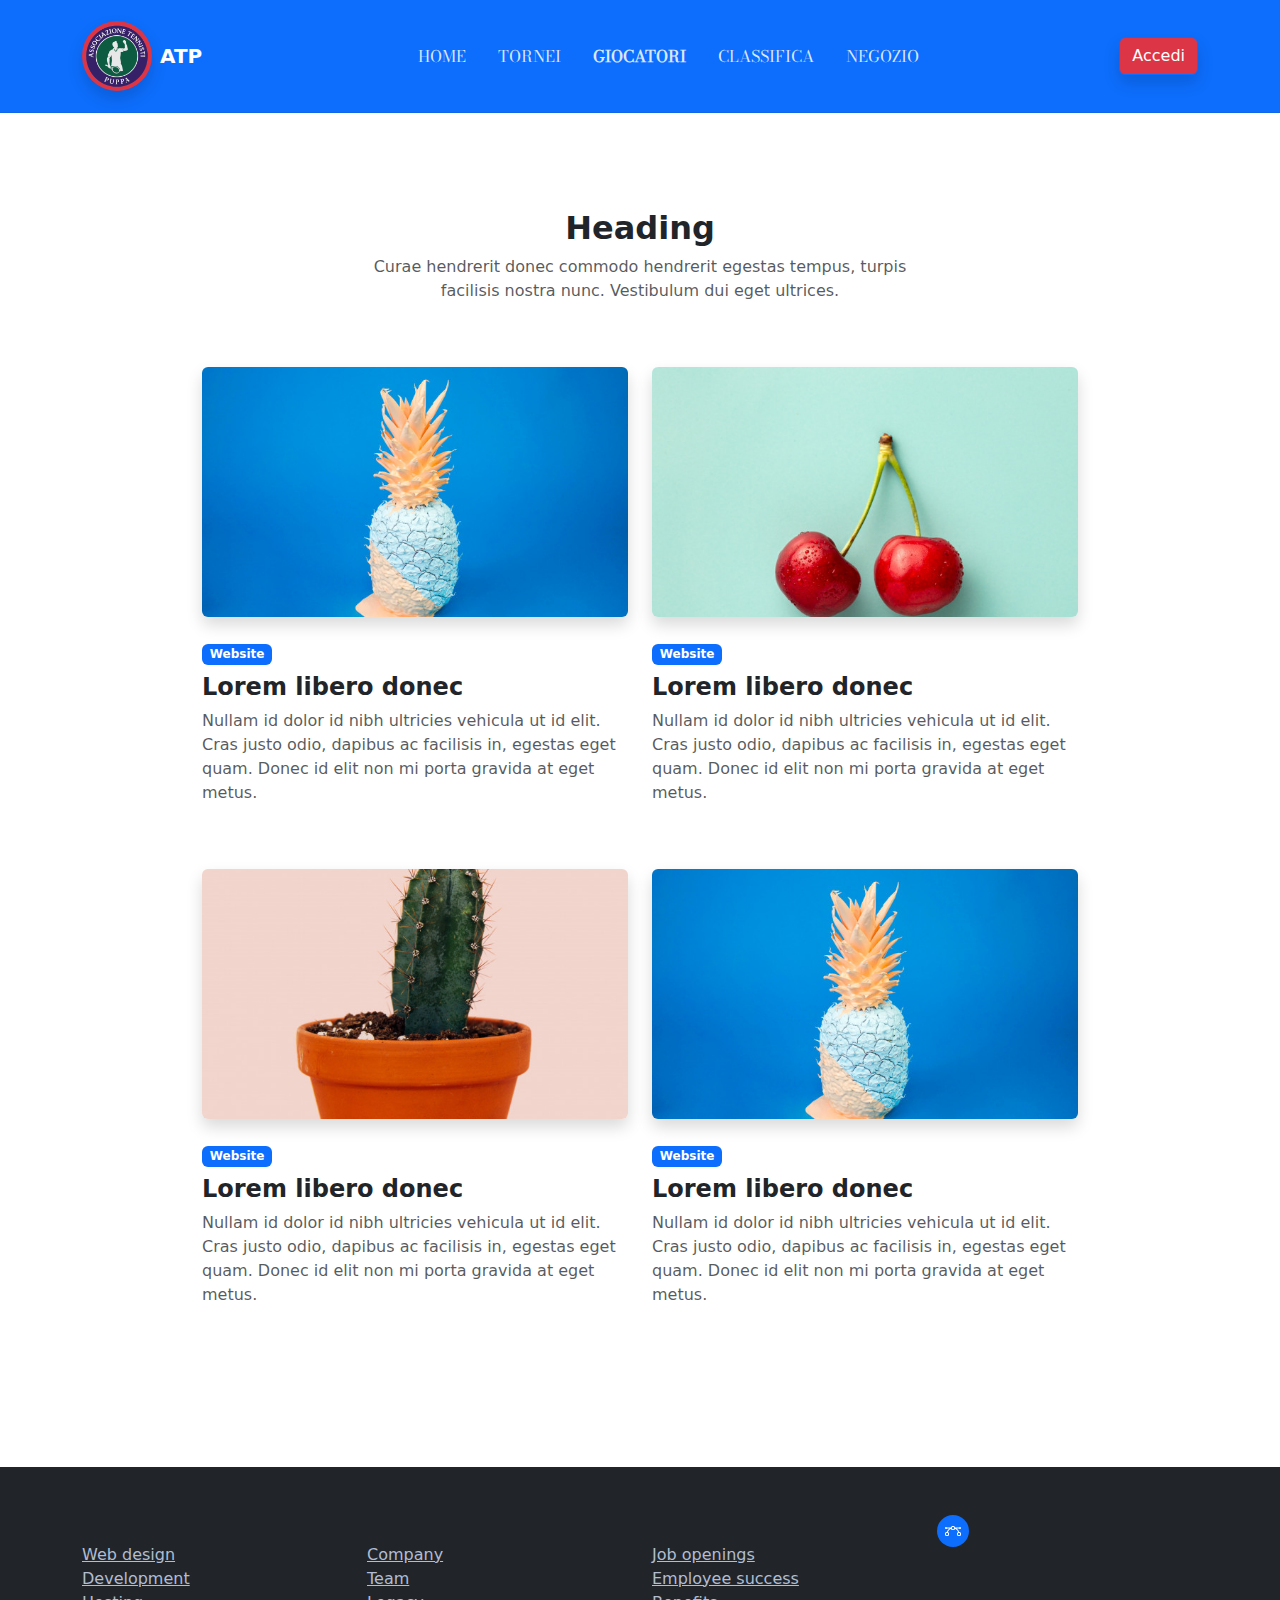
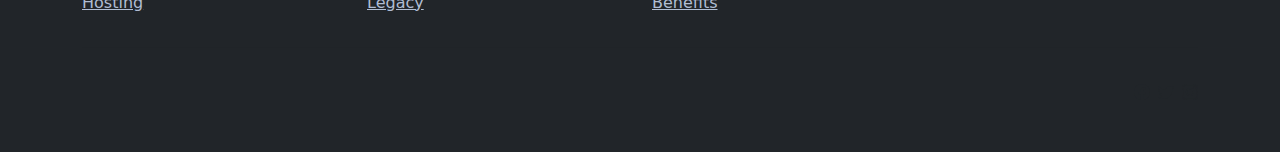
<file: projects.html>
<!DOCTYPE html><html data-bs-theme="light" lang="en"><head><meta charset="utf-8"><meta name="viewport" content="width=device-width, initial-scale=1.0, shrink-to-fit=no"><title>Projects - Brand</title><link rel="stylesheet" href="assets/bootstrap/css/bootstrap.min.css"><link rel="stylesheet" href="assets/css/styles.min.css"><link rel="stylesheet" href="https://cdn.jsdelivr.net/npm/bootstrap@5.3.0/dist/css/bootstrap.min.css"><link rel="stylesheet" href="https://cdn.jsdelivr.net/npm/bootstrap-icons@1.10.0/font/bootstrap-icons.css"></head><body><nav class="navbar navbar-expand-md sticky-top py-3 navbar-dark" id="mainNav" style="background: var(--bs-primary);"><div class="container"><a class="navbar-brand d-flex align-items-center" href="/"><span class="bs-icon-sm bs-icon-circle bs-icon-primary shadow d-flex justify-content-center align-items-center me-2 bs-icon" style="background: var(--bs-danger);width: 70px;height: 70px;"><img class="img-fluid" width="1024" height="1024" src="assets/img/brands/ATP%20Logo.webp"></span><span>ATP</span></a><button data-bs-toggle="collapse" class="navbar-toggler" data-bs-target="#navcol-1"><span class="visually-hidden">Toggle navigation</span><span class="navbar-toggler-icon"></span></button><div class="collapse navbar-collapse" id="navcol-1"><ul class="navbar-nav mx-auto" style="font-family: 'Bodoni Moda', serif;"><li class="nav-item"><a class="nav-link" href="/index.html">HOME</a></li><li class="nav-item"><a class="nav-link" href="/services.html">TORNEI</a></li><li class="nav-item"><a class="nav-link active" href="/projects.html">GIOCATORI</a></li><li class="nav-item"><a class="nav-link" href="/pricing.html">CLASSIFICA</a></li><li class="nav-item"><a class="nav-link" href="/contacts.html">NEGOZIO</a></li></ul><a class="btn btn-primary shadow" role="button" href="signup.html" style="background: var(--bs-danger);">Accedi</a></div></div></nav><section class="py-5"><div class="container py-5"><div class="row mb-5"><div class="col-md-8 col-xl-6 text-center mx-auto"><h2 class="fw-bold">Heading</h2><p class="text-muted">Curae hendrerit donec commodo hendrerit egestas tempus, turpis facilisis nostra nunc. Vestibulum dui eget ultrices.</p></div></div><div class="row row-cols-1 row-cols-md-2 mx-auto" style="max-width: 900px;"><div class="col mb-4"><div><a href="#"><img class="rounded img-fluid shadow w-100 fit-cover" width="600" height="400" src="assets/img/products/1.jpg" style="height: 250px;"></a><div class="py-4"><span class="badge bg-primary mb-2">Website</span><h4 class="fw-bold">Lorem libero donec</h4><p class="text-muted">Nullam id dolor id nibh ultricies vehicula ut id elit. Cras justo odio, dapibus ac facilisis in, egestas eget quam. Donec id elit non mi porta gravida at eget metus.</p></div></div></div><div class="col mb-4"><div><a href="#"><img class="rounded img-fluid shadow w-100 fit-cover" width="600" height="750" src="assets/img/products/2.jpg" style="height: 250px;"></a><div class="py-4"><span class="badge bg-primary mb-2">Website</span><h4 class="fw-bold">Lorem libero donec</h4><p class="text-muted">Nullam id dolor id nibh ultricies vehicula ut id elit. Cras justo odio, dapibus ac facilisis in, egestas eget quam. Donec id elit non mi porta gravida at eget metus.</p></div></div></div><div class="col mb-4"><div><a href="#"><img class="rounded img-fluid shadow w-100 fit-cover" width="600" height="840" src="assets/img/products/3.jpg" style="height: 250px;"></a><div class="py-4"><span class="badge bg-primary mb-2">Website</span><h4 class="fw-bold">Lorem libero donec</h4><p class="text-muted">Nullam id dolor id nibh ultricies vehicula ut id elit. Cras justo odio, dapibus ac facilisis in, egestas eget quam. Donec id elit non mi porta gravida at eget metus.</p></div></div></div><div class="col mb-4"><div><a href="#"><img class="rounded img-fluid shadow w-100 fit-cover" width="600" height="400" src="assets/img/products/1.jpg" style="height: 250px;"></a><div class="py-4"><span class="badge bg-primary mb-2">Website</span><h4 class="fw-bold">Lorem libero donec</h4><p class="text-muted">Nullam id dolor id nibh ultricies vehicula ut id elit. Cras justo odio, dapibus ac facilisis in, egestas eget quam. Donec id elit non mi porta gravida at eget metus.</p></div></div></div></div></div></section><footer class="bg-dark"><div class="container py-4 py-lg-5"><div class="row justify-content-center"><div class="col-sm-4 col-md-3 text-center text-lg-start d-flex flex-column"><h3 class="fs-6 fw-bold">Services</h3><ul class="list-unstyled"><li><a href="#">Web design</a></li><li><a href="#">Development</a></li><li><a href="#">Hosting</a></li></ul></div><div class="col-sm-4 col-md-3 text-center text-lg-start d-flex flex-column"><h3 class="fs-6 fw-bold">About</h3><ul class="list-unstyled"><li><a href="#">Company</a></li><li><a href="#">Team</a></li><li><a href="#">Legacy</a></li></ul></div><div class="col-sm-4 col-md-3 text-center text-lg-start d-flex flex-column"><h3 class="fs-6 fw-bold">Careers</h3><ul class="list-unstyled"><li><a href="#">Job openings</a></li><li><a href="#">Employee success</a></li><li><a href="#">Benefits</a></li></ul></div><div class="col-lg-3 text-center text-lg-start d-flex flex-column align-items-center order-first align-items-lg-start order-lg-last"><div class="fw-bold d-flex align-items-center mb-2"><span class="bs-icon-sm bs-icon-circle bs-icon-primary d-flex justify-content-center align-items-center me-2 bs-icon"><svg xmlns="http://www.w3.org/2000/svg" width="1em" height="1em" fill="currentColor" viewBox="0 0 16 16" class="bi bi-bezier">
  <path fill-rule="evenodd" d="M0 10.5A1.5 1.5 0 0 1 1.5 9h1A1.5 1.5 0 0 1 4 10.5v1A1.5 1.5 0 0 1 2.5 13h-1A1.5 1.5 0 0 1 0 11.5zm1.5-.5a.5.5 0 0 0-.5.5v1a.5.5 0 0 0 .5.5h1a.5.5 0 0 0 .5-.5v-1a.5.5 0 0 0-.5-.5zm10.5.5A1.5 1.5 0 0 1 13.5 9h1a1.5 1.5 0 0 1 1.5 1.5v1a1.5 1.5 0 0 1-1.5 1.5h-1a1.5 1.5 0 0 1-1.5-1.5zm1.5-.5a.5.5 0 0 0-.5.5v1a.5.5 0 0 0 .5.5h1a.5.5 0 0 0 .5-.5v-1a.5.5 0 0 0-.5-.5zM6 4.5A1.5 1.5 0 0 1 7.5 3h1A1.5 1.5 0 0 1 10 4.5v1A1.5 1.5 0 0 1 8.5 7h-1A1.5 1.5 0 0 1 6 5.5zM7.5 4a.5.5 0 0 0-.5.5v1a.5.5 0 0 0 .5.5h1a.5.5 0 0 0 .5-.5v-1a.5.5 0 0 0-.5-.5z"></path>
  <path d="M6 4.5H1.866a1 1 0 1 0 0 1h2.668A6.517 6.517 0 0 0 1.814 9H2.5c.123 0 .244.015.358.043a5.517 5.517 0 0 1 3.185-3.185A1.503 1.503 0 0 1 6 5.5zm3.957 1.358A1.5 1.5 0 0 0 10 5.5v-1h4.134a1 1 0 1 1 0 1h-2.668a6.517 6.517 0 0 1 2.72 3.5H13.5c-.123 0-.243.015-.358.043a5.517 5.517 0 0 0-3.185-3.185z"></path>
</svg></span><span>Brand</span></div><p class="text-muted">Sem eleifend donec molestie, integer quisque orci aliquam.</p></div></div><hr><div class="text-muted d-flex justify-content-between align-items-center pt-3"><p class="mb-0">Copyright © 2025 Brand</p><ul class="list-inline mb-0"><li class="list-inline-item"><svg xmlns="http://www.w3.org/2000/svg" width="1em" height="1em" fill="currentColor" viewBox="0 0 16 16" class="bi bi-facebook">
  <path d="M16 8.049c0-4.446-3.582-8.05-8-8.05C3.58 0-.002 3.603-.002 8.05c0 4.017 2.926 7.347 6.75 7.951v-5.625h-2.03V8.05H6.75V6.275c0-2.017 1.195-3.131 3.022-3.131.876 0 1.791.157 1.791.157v1.98h-1.009c-.993 0-1.303.621-1.303 1.258v1.51h2.218l-.354 2.326H9.25V16c3.824-.604 6.75-3.934 6.75-7.951"></path>
</svg></li><li class="list-inline-item"><svg xmlns="http://www.w3.org/2000/svg" width="1em" height="1em" fill="currentColor" viewBox="0 0 16 16" class="bi bi-twitter">
  <path d="M5.026 15c6.038 0 9.341-5.003 9.341-9.334 0-.14 0-.282-.006-.422A6.685 6.685 0 0 0 16 3.542a6.658 6.658 0 0 1-1.889.518 3.301 3.301 0 0 0 1.447-1.817 6.533 6.533 0 0 1-2.087.793A3.286 3.286 0 0 0 7.875 6.03a9.325 9.325 0 0 1-6.767-3.429 3.289 3.289 0 0 0 1.018 4.382A3.323 3.323 0 0 1 .64 6.575v.045a3.288 3.288 0 0 0 2.632 3.218 3.203 3.203 0 0 1-.865.115 3.23 3.23 0 0 1-.614-.057 3.283 3.283 0 0 0 3.067 2.277A6.588 6.588 0 0 1 .78 13.58a6.32 6.32 0 0 1-.78-.045A9.344 9.344 0 0 0 5.026 15"></path>
</svg></li><li class="list-inline-item"><svg xmlns="http://www.w3.org/2000/svg" width="1em" height="1em" fill="currentColor" viewBox="0 0 16 16" class="bi bi-instagram">
  <path d="M8 0C5.829 0 5.556.01 4.703.048 3.85.088 3.269.222 2.76.42a3.917 3.917 0 0 0-1.417.923A3.927 3.927 0 0 0 .42 2.76C.222 3.268.087 3.85.048 4.7.01 5.555 0 5.827 0 8.001c0 2.172.01 2.444.048 3.297.04.852.174 1.433.372 1.942.205.526.478.972.923 1.417.444.445.89.719 1.416.923.51.198 1.09.333 1.942.372C5.555 15.99 5.827 16 8 16s2.444-.01 3.298-.048c.851-.04 1.434-.174 1.943-.372a3.916 3.916 0 0 0 1.416-.923c.445-.445.718-.891.923-1.417.197-.509.332-1.09.372-1.942C15.99 10.445 16 10.173 16 8s-.01-2.445-.048-3.299c-.04-.851-.175-1.433-.372-1.941a3.926 3.926 0 0 0-.923-1.417A3.911 3.911 0 0 0 13.24.42c-.51-.198-1.092-.333-1.943-.372C10.443.01 10.172 0 7.998 0h.003zm-.717 1.442h.718c2.136 0 2.389.007 3.232.046.78.035 1.204.166 1.486.275.373.145.64.319.92.599.28.28.453.546.598.92.11.281.24.705.275 1.485.039.843.047 1.096.047 3.231s-.008 2.389-.047 3.232c-.035.78-.166 1.203-.275 1.485a2.47 2.47 0 0 1-.599.919c-.28.28-.546.453-.92.598-.28.11-.704.24-1.485.276-.843.038-1.096.047-3.232.047s-2.39-.009-3.233-.047c-.78-.036-1.203-.166-1.485-.276a2.478 2.478 0 0 1-.92-.598 2.48 2.48 0 0 1-.6-.92c-.109-.281-.24-.705-.275-1.485-.038-.843-.046-1.096-.046-3.233 0-2.136.008-2.388.046-3.231.036-.78.166-1.204.276-1.486.145-.373.319-.64.599-.92.28-.28.546-.453.92-.598.282-.11.705-.24 1.485-.276.738-.034 1.024-.044 2.515-.045v.002zm4.988 1.328a.96.96 0 1 0 0 1.92.96.96 0 0 0 0-1.92zm-4.27 1.122a4.109 4.109 0 1 0 0 8.217 4.109 4.109 0 0 0 0-8.217zm0 1.441a2.667 2.667 0 1 1 0 5.334 2.667 2.667 0 0 1 0-5.334"></path>
</svg></li></ul></div></div></footer><script src="https://cdn.jsdelivr.net/npm/bootstrap@5.3.6/dist/js/bootstrap.bundle.min.js"></script><script src="https://cdn.jsdelivr.net/npm/bootstrap@5.3.0/dist/js/bootstrap.bundle.min.js"></script><script src="assets/js/script.min.js"></script></body></html>
</file>
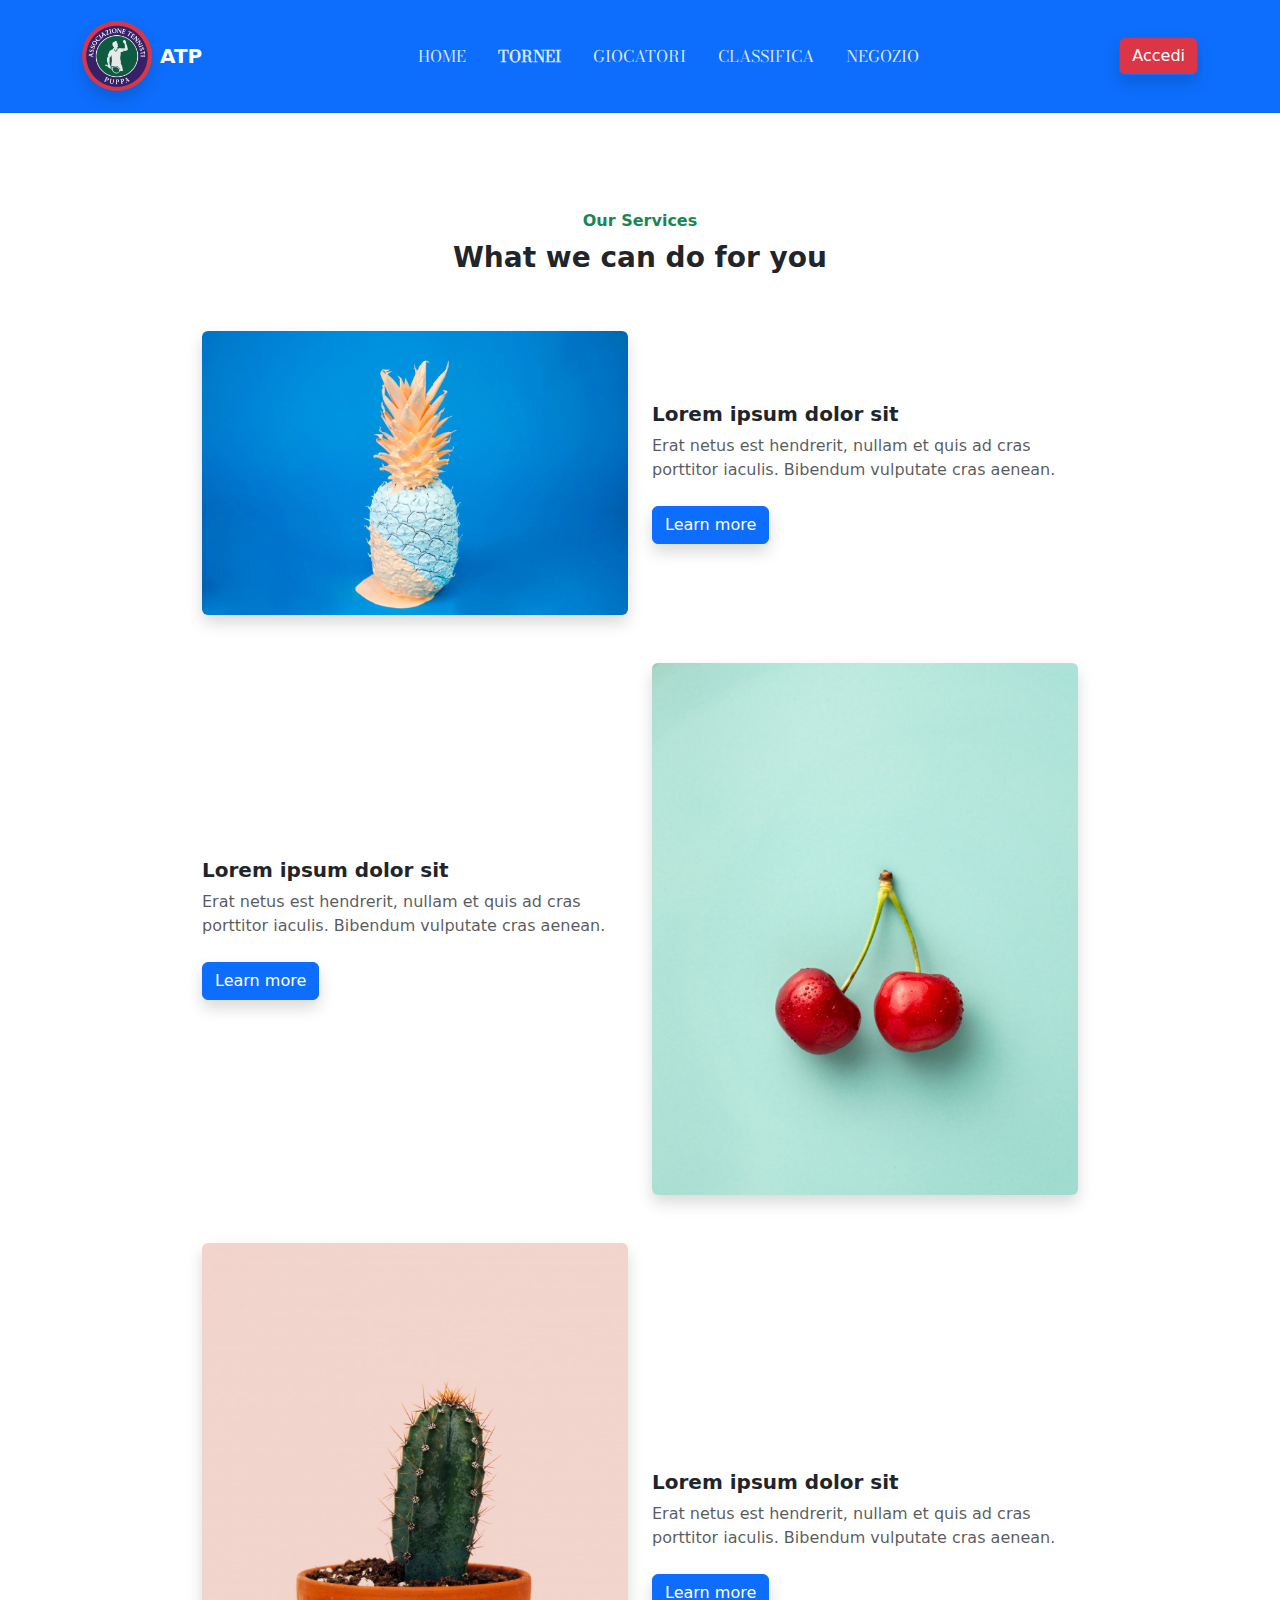
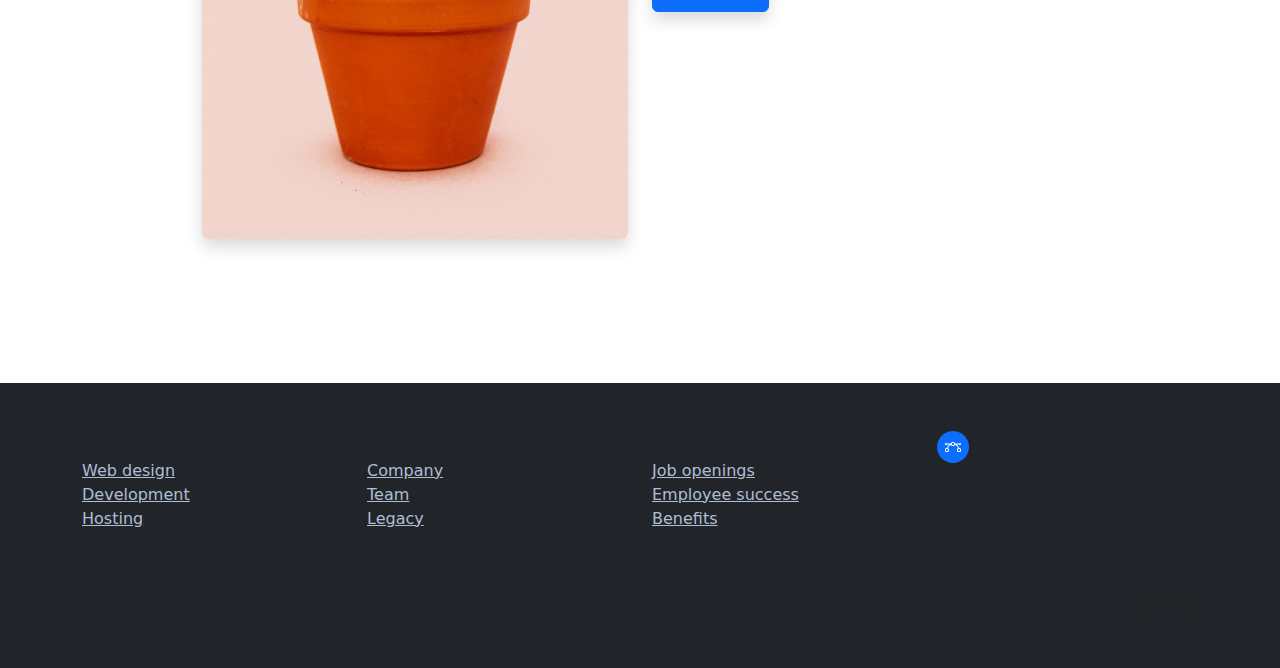
<file: services.html>
<!DOCTYPE html><html data-bs-theme="light" lang="en"><head><meta charset="utf-8"><meta name="viewport" content="width=device-width, initial-scale=1.0, shrink-to-fit=no"><title>Services - Brand</title><link rel="stylesheet" href="assets/bootstrap/css/bootstrap.min.css"><link rel="stylesheet" href="assets/css/styles.min.css"><link rel="stylesheet" href="https://cdn.jsdelivr.net/npm/bootstrap@5.3.0/dist/css/bootstrap.min.css"><link rel="stylesheet" href="https://cdn.jsdelivr.net/npm/bootstrap-icons@1.10.0/font/bootstrap-icons.css"></head><body><nav class="navbar navbar-expand-md sticky-top py-3 navbar-dark" id="mainNav" style="background: var(--bs-primary);"><div class="container"><a class="navbar-brand d-flex align-items-center" href="/"><span class="bs-icon-sm bs-icon-circle bs-icon-primary shadow d-flex justify-content-center align-items-center me-2 bs-icon" style="background: var(--bs-danger);width: 70px;height: 70px;"><img class="img-fluid" width="1024" height="1024" src="assets/img/brands/ATP%20Logo.webp"></span><span>ATP</span></a><button data-bs-toggle="collapse" class="navbar-toggler" data-bs-target="#navcol-1"><span class="visually-hidden">Toggle navigation</span><span class="navbar-toggler-icon"></span></button><div class="collapse navbar-collapse" id="navcol-1"><ul class="navbar-nav mx-auto" style="font-family: 'Bodoni Moda', serif;"><li class="nav-item"><a class="nav-link" href="/index.html">HOME</a></li><li class="nav-item"><a class="nav-link active" href="/services.html">TORNEI</a></li><li class="nav-item"><a class="nav-link" href="/projects.html">GIOCATORI</a></li><li class="nav-item"><a class="nav-link" href="/pricing.html">CLASSIFICA</a></li><li class="nav-item"><a class="nav-link" href="/contacts.html">NEGOZIO</a></li></ul><a class="btn btn-primary shadow" role="button" href="signup.html" style="background: var(--bs-danger);">Accedi</a></div></div></nav><section class="py-5"><div class="container py-5"><div class="row mb-4 mb-lg-5"><div class="col-md-8 col-xl-6 text-center mx-auto"><p class="fw-bold text-success mb-2">Our Services</p><h3 class="fw-bold">What we can do for you</h3></div></div><div class="row row-cols-1 row-cols-md-2 mx-auto" style="max-width: 900px;"><div class="col mb-5"><img class="rounded img-fluid shadow" width="600" height="400" src="assets/img/products/1.jpg"></div><div class="col d-md-flex align-items-md-end align-items-lg-center mb-5"><div><h5 class="fw-bold">Lorem ipsum dolor sit&nbsp;</h5><p class="text-muted mb-4">Erat netus est hendrerit, nullam et quis ad cras porttitor iaculis. Bibendum vulputate cras aenean.</p><button class="btn btn-primary shadow" type="button">Learn more</button></div></div></div><div class="row row-cols-1 row-cols-md-2 mx-auto" style="max-width: 900px;"><div class="col order-md-last mb-5"><img class="rounded img-fluid shadow" width="600" height="750" src="assets/img/products/2.jpg"></div><div class="col d-md-flex align-items-md-end align-items-lg-center mb-5"><div><h5 class="fw-bold">Lorem ipsum dolor sit&nbsp;</h5><p class="text-muted mb-4">Erat netus est hendrerit, nullam et quis ad cras porttitor iaculis. Bibendum vulputate cras aenean.</p><button class="btn btn-primary shadow" type="button">Learn more</button></div></div></div><div class="row row-cols-1 row-cols-md-2 mx-auto" style="max-width: 900px;"><div class="col mb-5"><img class="rounded img-fluid shadow" width="600" height="840" src="assets/img/products/3.jpg"></div><div class="col d-md-flex align-items-md-end align-items-lg-center mb-5"><div><h5 class="fw-bold">Lorem ipsum dolor sit&nbsp;</h5><p class="text-muted mb-4">Erat netus est hendrerit, nullam et quis ad cras porttitor iaculis. Bibendum vulputate cras aenean.</p><button class="btn btn-primary shadow" type="button">Learn more</button></div></div></div></div></section><footer class="bg-dark"><div class="container py-4 py-lg-5"><div class="row justify-content-center"><div class="col-sm-4 col-md-3 text-center text-lg-start d-flex flex-column"><h3 class="fs-6 fw-bold">Services</h3><ul class="list-unstyled"><li><a href="#">Web design</a></li><li><a href="#">Development</a></li><li><a href="#">Hosting</a></li></ul></div><div class="col-sm-4 col-md-3 text-center text-lg-start d-flex flex-column"><h3 class="fs-6 fw-bold">About</h3><ul class="list-unstyled"><li><a href="#">Company</a></li><li><a href="#">Team</a></li><li><a href="#">Legacy</a></li></ul></div><div class="col-sm-4 col-md-3 text-center text-lg-start d-flex flex-column"><h3 class="fs-6 fw-bold">Careers</h3><ul class="list-unstyled"><li><a href="#">Job openings</a></li><li><a href="#">Employee success</a></li><li><a href="#">Benefits</a></li></ul></div><div class="col-lg-3 text-center text-lg-start d-flex flex-column align-items-center order-first align-items-lg-start order-lg-last"><div class="fw-bold d-flex align-items-center mb-2"><span class="bs-icon-sm bs-icon-circle bs-icon-primary d-flex justify-content-center align-items-center me-2 bs-icon"><svg xmlns="http://www.w3.org/2000/svg" width="1em" height="1em" fill="currentColor" viewBox="0 0 16 16" class="bi bi-bezier">
  <path fill-rule="evenodd" d="M0 10.5A1.5 1.5 0 0 1 1.5 9h1A1.5 1.5 0 0 1 4 10.5v1A1.5 1.5 0 0 1 2.5 13h-1A1.5 1.5 0 0 1 0 11.5zm1.5-.5a.5.5 0 0 0-.5.5v1a.5.5 0 0 0 .5.5h1a.5.5 0 0 0 .5-.5v-1a.5.5 0 0 0-.5-.5zm10.5.5A1.5 1.5 0 0 1 13.5 9h1a1.5 1.5 0 0 1 1.5 1.5v1a1.5 1.5 0 0 1-1.5 1.5h-1a1.5 1.5 0 0 1-1.5-1.5zm1.5-.5a.5.5 0 0 0-.5.5v1a.5.5 0 0 0 .5.5h1a.5.5 0 0 0 .5-.5v-1a.5.5 0 0 0-.5-.5zM6 4.5A1.5 1.5 0 0 1 7.5 3h1A1.5 1.5 0 0 1 10 4.5v1A1.5 1.5 0 0 1 8.5 7h-1A1.5 1.5 0 0 1 6 5.5zM7.5 4a.5.5 0 0 0-.5.5v1a.5.5 0 0 0 .5.5h1a.5.5 0 0 0 .5-.5v-1a.5.5 0 0 0-.5-.5z"></path>
  <path d="M6 4.5H1.866a1 1 0 1 0 0 1h2.668A6.517 6.517 0 0 0 1.814 9H2.5c.123 0 .244.015.358.043a5.517 5.517 0 0 1 3.185-3.185A1.503 1.503 0 0 1 6 5.5zm3.957 1.358A1.5 1.5 0 0 0 10 5.5v-1h4.134a1 1 0 1 1 0 1h-2.668a6.517 6.517 0 0 1 2.72 3.5H13.5c-.123 0-.243.015-.358.043a5.517 5.517 0 0 0-3.185-3.185z"></path>
</svg></span><span>Brand</span></div><p class="text-muted">Sem eleifend donec molestie, integer quisque orci aliquam.</p></div></div><hr><div class="text-muted d-flex justify-content-between align-items-center pt-3"><p class="mb-0">Copyright © 2025 Brand</p><ul class="list-inline mb-0"><li class="list-inline-item"><svg xmlns="http://www.w3.org/2000/svg" width="1em" height="1em" fill="currentColor" viewBox="0 0 16 16" class="bi bi-facebook">
  <path d="M16 8.049c0-4.446-3.582-8.05-8-8.05C3.58 0-.002 3.603-.002 8.05c0 4.017 2.926 7.347 6.75 7.951v-5.625h-2.03V8.05H6.75V6.275c0-2.017 1.195-3.131 3.022-3.131.876 0 1.791.157 1.791.157v1.98h-1.009c-.993 0-1.303.621-1.303 1.258v1.51h2.218l-.354 2.326H9.25V16c3.824-.604 6.75-3.934 6.75-7.951"></path>
</svg></li><li class="list-inline-item"><svg xmlns="http://www.w3.org/2000/svg" width="1em" height="1em" fill="currentColor" viewBox="0 0 16 16" class="bi bi-twitter">
  <path d="M5.026 15c6.038 0 9.341-5.003 9.341-9.334 0-.14 0-.282-.006-.422A6.685 6.685 0 0 0 16 3.542a6.658 6.658 0 0 1-1.889.518 3.301 3.301 0 0 0 1.447-1.817 6.533 6.533 0 0 1-2.087.793A3.286 3.286 0 0 0 7.875 6.03a9.325 9.325 0 0 1-6.767-3.429 3.289 3.289 0 0 0 1.018 4.382A3.323 3.323 0 0 1 .64 6.575v.045a3.288 3.288 0 0 0 2.632 3.218 3.203 3.203 0 0 1-.865.115 3.23 3.23 0 0 1-.614-.057 3.283 3.283 0 0 0 3.067 2.277A6.588 6.588 0 0 1 .78 13.58a6.32 6.32 0 0 1-.78-.045A9.344 9.344 0 0 0 5.026 15"></path>
</svg></li><li class="list-inline-item"><svg xmlns="http://www.w3.org/2000/svg" width="1em" height="1em" fill="currentColor" viewBox="0 0 16 16" class="bi bi-instagram">
  <path d="M8 0C5.829 0 5.556.01 4.703.048 3.85.088 3.269.222 2.76.42a3.917 3.917 0 0 0-1.417.923A3.927 3.927 0 0 0 .42 2.76C.222 3.268.087 3.85.048 4.7.01 5.555 0 5.827 0 8.001c0 2.172.01 2.444.048 3.297.04.852.174 1.433.372 1.942.205.526.478.972.923 1.417.444.445.89.719 1.416.923.51.198 1.09.333 1.942.372C5.555 15.99 5.827 16 8 16s2.444-.01 3.298-.048c.851-.04 1.434-.174 1.943-.372a3.916 3.916 0 0 0 1.416-.923c.445-.445.718-.891.923-1.417.197-.509.332-1.09.372-1.942C15.99 10.445 16 10.173 16 8s-.01-2.445-.048-3.299c-.04-.851-.175-1.433-.372-1.941a3.926 3.926 0 0 0-.923-1.417A3.911 3.911 0 0 0 13.24.42c-.51-.198-1.092-.333-1.943-.372C10.443.01 10.172 0 7.998 0h.003zm-.717 1.442h.718c2.136 0 2.389.007 3.232.046.78.035 1.204.166 1.486.275.373.145.64.319.92.599.28.28.453.546.598.92.11.281.24.705.275 1.485.039.843.047 1.096.047 3.231s-.008 2.389-.047 3.232c-.035.78-.166 1.203-.275 1.485a2.47 2.47 0 0 1-.599.919c-.28.28-.546.453-.92.598-.28.11-.704.24-1.485.276-.843.038-1.096.047-3.232.047s-2.39-.009-3.233-.047c-.78-.036-1.203-.166-1.485-.276a2.478 2.478 0 0 1-.92-.598 2.48 2.48 0 0 1-.6-.92c-.109-.281-.24-.705-.275-1.485-.038-.843-.046-1.096-.046-3.233 0-2.136.008-2.388.046-3.231.036-.78.166-1.204.276-1.486.145-.373.319-.64.599-.92.28-.28.546-.453.92-.598.282-.11.705-.24 1.485-.276.738-.034 1.024-.044 2.515-.045v.002zm4.988 1.328a.96.96 0 1 0 0 1.92.96.96 0 0 0 0-1.92zm-4.27 1.122a4.109 4.109 0 1 0 0 8.217 4.109 4.109 0 0 0 0-8.217zm0 1.441a2.667 2.667 0 1 1 0 5.334 2.667 2.667 0 0 1 0-5.334"></path>
</svg></li></ul></div></div></footer><script src="https://cdn.jsdelivr.net/npm/bootstrap@5.3.6/dist/js/bootstrap.bundle.min.js"></script><script src="https://cdn.jsdelivr.net/npm/bootstrap@5.3.0/dist/js/bootstrap.bundle.min.js"></script><script src="assets/js/script.min.js"></script></body></html>
</file>
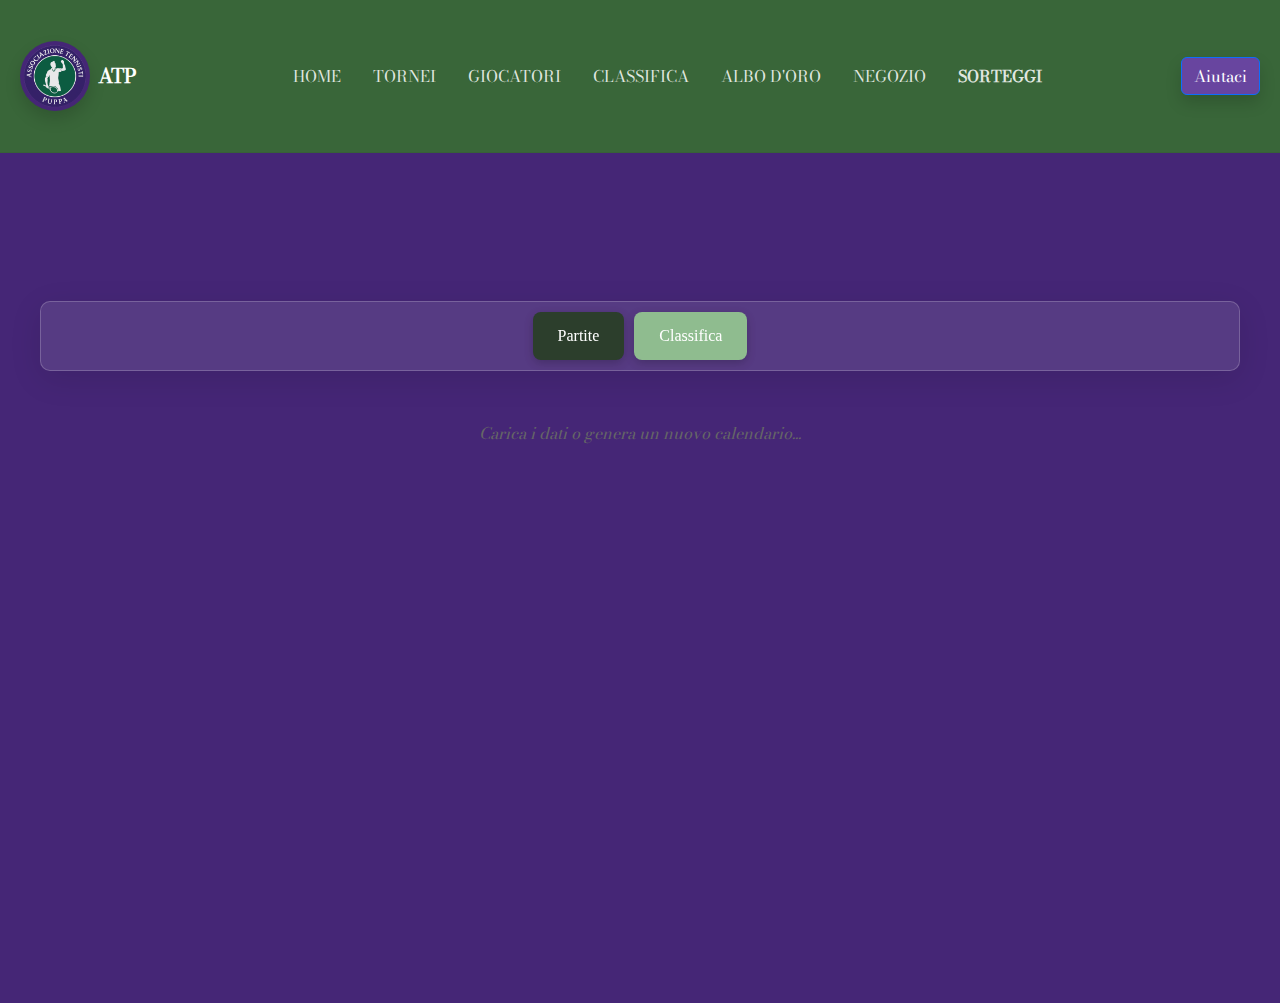
<file: sorteggi.html>
<!DOCTYPE html><html data-bs-theme="light" lang="en" style="font-family: 'Bodoni Moda', serif;--bs-primary: #396639;--bs-primary-rgb: 57,102,57;--bs-secondary: #452676;--bs-secondary-rgb: 69,38,118;--bs-success: #3f7041;--bs-success-rgb: 63,112,65;--bs-info: #472b80;--bs-info-rgb: 71,43,128;--bs-warning: #368136;--bs-warning-rgb: 54,129,54;--bs-danger: #68459f;--bs-danger-rgb: 104,69,159;"><head><meta charset="utf-8"><meta name="viewport" content="width=device-width, initial-scale=1.0, shrink-to-fit=no"><title>Home - Brand</title><link rel="stylesheet" href="/assets/bootstrap/css/bootstrap.min.css"><link rel="stylesheet" href="/assets/css/styles.min.css"><link rel="stylesheet" href="https://cdn.jsdelivr.net/npm/bootstrap@5.3.0/dist/css/bootstrap.min.css"><link rel="stylesheet" href="https://cdn.jsdelivr.net/npm/bootstrap-icons@1.10.0/font/bootstrap-icons.css"></head><body style="font-family: 'Bodoni Moda', serif;"><nav class="navbar navbar-expand-md sticky-top py-3 navbar-dark" id="mainNav" style="background: #396639;"><div class="container"><a class="navbar-brand d-flex align-items-center" href="/"><span class="bs-icon-sm bs-icon-circle bs-icon-primary shadow d-flex justify-content-center align-items-center me-2 bs-icon" style="background: #452676;width: 70px;height: 70px;"><img class="img-fluid" width="1024" height="1024" src="/assets/img/brands/ATP%20Logo.webp"></span><span>ATP</span></a><button data-bs-toggle="collapse" class="navbar-toggler" data-bs-target="#navcol-1"><span class="visually-hidden">Toggle navigation</span><span class="navbar-toggler-icon"></span></button><div class="collapse navbar-collapse" id="navcol-1"><ul class="navbar-nav mx-auto" style="font-family: 'Bodoni Moda', serif;"><li class="nav-item"><a class="nav-link" href="/index.html">HOME</a></li><li class="nav-item"><a class="nav-link" href="/tornei.html">TORNEI</a></li><li class="nav-item"><a class="nav-link" href="/giocatori.html">GIOCATORI</a></li><li class="nav-item"><a class="nav-link" href="/classifica.html">CLASSIFICA</a></li><li class="nav-item"><a class="nav-link" href="/albo.html">ALBO D'ORO</a></li><li class="nav-item"><a class="nav-link" href="/negozio.html">NEGOZIO</a></li><li class="nav-item"><a class="nav-link active" href="/sorteggi.html">SORTEGGI</a></li></ul><a class="btn btn-primary shadow" role="button" href="/donazioni.html" style="background: #68459f;">Aiutaci</a></div></div></nav><section style="transition: ease-in;height: 850px;background: #452676;"><div class="container pt-4 pt-xl-5"><div>
<html lang="it">
<head>
    <meta charset="UTF-8">
    <meta name="viewport" content="width=device-width, initial-scale=1.0">
    <title>Torneo Tennis All'Italiana</title>
    <style>
        * {
            margin: 0;
            padding: 0;
            box-sizing: border-box;
        }

        body {
            font-family: Georgia, serif;
            background: linear-gradient(135deg, #2c3e2c 0%, #8fbc8f 100%);
            min-height: 100vh;
            color: #2c3e2c;
        }

        .container {
            max-width: 1400px;
            margin: 0 auto;
            padding: 20px;
        }

        .user-icon {
            position: fixed;
            top: 20px;
            left: 20px;
            width: 50px;
            height: 50px;
            background: rgba(255, 255, 255, 0.1);
            backdrop-filter: blur(20px);
            -webkit-backdrop-filter: blur(20px);
            border: 1px solid rgba(255, 255, 255, 0.2);
            border-radius: 50%;
            display: flex;
            align-items: center;
            justify-content: center;
            cursor: pointer;
            transition: all 0.3s ease;
            z-index: 100;
            box-shadow: 
                0 8px 32px rgba(0, 0, 0, 0.1),
                inset 0 1px 0 rgba(255, 255, 255, 0.2),
                inset 0 -1px 0 rgba(0, 0, 0, 0.1);
        }

        .user-icon:hover {
            background: rgba(255, 255, 255, 0.15);
            transform: scale(1.1);
            box-shadow: 
                0 12px 48px rgba(0, 0, 0, 0.15),
                inset 0 1px 0 rgba(255, 255, 255, 0.3),
                inset 0 -1px 0 rgba(0, 0, 0, 0.15);
        }

        .user-icon::before {
            content: "👤";
            font-size: 24px;
            filter: drop-shadow(0 2px 4px rgba(0, 0, 0, 0.2));
        }

        .admin-panel {
            background: rgba(248, 248, 245, 0.1);
            backdrop-filter: blur(20px);
            -webkit-backdrop-filter: blur(20px);
            border: 1px solid rgba(255, 255, 255, 0.2);
            padding: 20px;
            border-radius: 10px;
            margin-bottom: 20px;
            margin-top: 80px;
            box-shadow: 
                0 8px 32px rgba(0, 0, 0, 0.1),
                inset 0 1px 0 rgba(255, 255, 255, 0.2);
            display: none;
        }

        .admin-panel.active {
            display: block;
        }

        .admin-controls {
            display: flex;
            gap: 15px;
            flex-wrap: wrap;
            justify-content: center;
        }

        button {
            background: #8fbc8f;
            color: white;
            border: none;
            padding: 12px 25px;
            border-radius: 8px;
            font-size: 16px;
            font-family: Georgia, serif;
            cursor: pointer;
            transition: all 0.3s ease;
            box-shadow: 0 3px 10px rgba(0,0,0,0.2);
        }

        button:hover {
            background: #2c3e2c;
            transform: translateY(-2px);
            box-shadow: 0 5px 15px rgba(0,0,0,0.3);
        }

        button.danger {
            background: #dc3545;
        }

        button.danger:hover {
            background: #c82333;
        }

        .tabs {
            display: flex;
            gap: 10px;
            margin-bottom: 30px;
            margin-top: 80px;
            background: rgba(248, 248, 245, 0.1);
            backdrop-filter: blur(20px);
            -webkit-backdrop-filter: blur(20px);
            border: 1px solid rgba(255, 255, 255, 0.2);
            padding: 10px;
            border-radius: 10px;
            flex-wrap: wrap;
            justify-content: center;
            box-shadow: 0 8px 32px rgba(0, 0, 0, 0.1);
        }

        .tab {
            padding: 12px 25px;
            background: #8fbc8f;
            color: white;
            border: none;
            border-radius: 8px;
            cursor: pointer;
            font-size: 16px;
            transition: all 0.3s ease;
        }

        .tab.active {
            background: #2c3e2c;
        }

        .tab:hover {
            transform: translateY(-2px);
        }

        .tab-content {
            display: none;
        }

        .tab-content.active {
            display: block;
        }

        .days-container {
            display: grid;
            grid-template-columns: repeat(auto-fit, minmax(300px, 1fr));
            gap: 20px;
            margin-bottom: 30px;
        }

        .day-card {
            background: #f8f8f5;
            border-radius: 15px;
            padding: 20px;
            box-shadow: 0 5px 15px rgba(0,0,0,0.1);
        }

        .day-card.final-day {
            background: linear-gradient(135deg, #ffd700, #ffed4e);
            border: 2px solid #ffa500;
        }

        .day-title {
            font-size: 1.5em;
            color: #2c3e2c;
            margin-bottom: 15px;
            text-align: center;
            padding: 10px;
            background: rgba(143, 188, 143, 0.2);
            border-radius: 8px;
        }

        .match-card {
            background: white;
            border-radius: 10px;
            padding: 15px;
            margin-bottom: 15px;
            box-shadow: 0 3px 10px rgba(0,0,0,0.1);
            transition: all 0.3s ease;
        }

        .match-card:hover {
            transform: translateY(-3px);
            box-shadow: 0 5px 20px rgba(0,0,0,0.2);
        }

        .match-card.final-match {
            background: linear-gradient(135deg, #fff, #fffacd);
            border: 2px solid #ffd700;
            position: relative;
        }

        .match-card.final-match::before {
            content: "🏆";
            position: absolute;
            top: 10px;
            right: 10px;
            font-size: 30px;
        }

        .match-header {
            display: flex;
            justify-content: space-between;
            align-items: center;
            margin-bottom: 15px;
        }

        .match-type {
            font-size: 0.9em;
            color: #666;
            font-style: italic;
        }

        .players-section {
            display: flex;
            justify-content: space-between;
            align-items: center;
            gap: 20px;
        }

        .player-card {
            flex: 1;
            text-align: center;
            padding: 10px;
            background: rgba(143, 188, 143, 0.1);
            border-radius: 8px;
        }

        .player-avatar {
            width: 60px;
            height: 60px;
            background: #8fbc8f;
            border-radius: 50%;
            margin: 0 auto 10px;
            display: flex;
            align-items: center;
            justify-content: center;
            font-size: 24px;
            color: white;
            font-weight: bold;
        }

        .player-name {
            font-size: 1.1em;
            font-weight: bold;
            color: #2c3e2c;
        }

        .vs {
            font-size: 1.2em;
            color: #8fbc8f;
            font-weight: bold;
        }

        .score-section {
            margin-top: 15px;
            padding-top: 15px;
            border-top: 1px solid #ddd;
        }

        .sets-container {
            display: flex;
            gap: 10px;
            justify-content: center;
            flex-wrap: wrap;
        }

        .set-input {
            display: flex;
            align-items: center;
            gap: 5px;
        }

        .set-input input {
            width: 40px;
            padding: 5px;
            text-align: center;
            border: 1px solid #8fbc8f;
            border-radius: 5px;
            font-family: Georgia, serif;
        }

        .set-label {
            font-size: 0.9em;
            color: #666;
        }

        .standings-table {
            background: rgba(248, 248, 245, 0.1);
            backdrop-filter: blur(20px);
            -webkit-backdrop-filter: blur(20px);
            border: 1px solid rgba(255, 255, 255, 0.2);
            border-radius: 15px;
            padding: 20px;
            overflow-x: auto;
            box-shadow: 
                0 8px 32px rgba(0, 0, 0, 0.1),
                inset 0 1px 0 rgba(255, 255, 255, 0.1);
        }

        table {
            width: 100%;
            border-collapse: collapse;
            background: transparent;
        }

        th, td {
            padding: 12px;
            text-align: center;
            border-bottom: 1px solid rgba(255, 255, 255, 0.1);
            color: #f8f8f5;
            text-shadow: 0 1px 2px rgba(0, 0, 0, 0.3);
        }

        th {
            background: rgba(44, 62, 44, 0.5);
            backdrop-filter: blur(10px);
            color: white;
            font-weight: bold;
        }

        tr:hover {
            background: rgba(143, 188, 143, 0.15);
        }

        .position-1 {
            background: linear-gradient(90deg, rgba(255, 215, 0, 0.4), rgba(255, 237, 78, 0.4));
            backdrop-filter: blur(10px);
            font-weight: bold;
        }

        .position-2 {
            background: linear-gradient(90deg, rgba(192, 192, 192, 0.4), rgba(229, 229, 229, 0.4));
            backdrop-filter: blur(10px);
            font-weight: bold;
        }

        .position-3 {
            background: linear-gradient(90deg, rgba(205, 127, 50, 0.4), rgba(218, 169, 95, 0.4));
            backdrop-filter: blur(10px);
            font-weight: bold;
        }

        .modal {
            display: none;
            position: fixed;
            top: 0;
            left: 0;
            width: 100%;
            height: 100%;
            background: rgba(0,0,0,0.7);
            justify-content: center;
            align-items: center;
            z-index: 1000;
        }

        .modal.active {
            display: flex;
        }

        .modal-content {
            background: #f8f8f5;
            padding: 30px;
            border-radius: 15px;
            box-shadow: 0 10px 30px rgba(0,0,0,0.3);
            max-width: 400px;
            width: 90%;
        }

        .modal-title {
            font-size: 1.5em;
            color: #2c3e2c;
            margin-bottom: 20px;
            text-align: center;
        }

        .password-input {
            width: 100%;
            padding: 12px;
            border: 2px solid #8fbc8f;
            border-radius: 8px;
            font-size: 16px;
            margin-bottom: 20px;
        }

        .modal-buttons {
            display: flex;
            gap: 10px;
            justify-content: center;
        }

        .loading {
            text-align: center;
            padding: 20px;
            font-style: italic;
            color: #666;
        }

        @media (max-width: 768px) {
            .container {
                padding: 10px;
            }

            h1 {
                font-size: 1.8em;
            }

            .days-container {
                grid-template-columns: 1fr;
            }

            .admin-controls {
                flex-direction: column;
            }

            button {
                width: 100%;
            }

            .tabs {
                flex-direction: column;
            }

            .tab {
                width: 100%;
            }
        }
    </style>
</head>
<body>
    <div class="container">
        <div class="user-icon" onclick="openAdminModal()"></div>

        <div class="admin-panel" id="adminPanel">
            <div class="admin-controls">
                <button onclick="generateSchedule()">Genera Calendario</button>
                <button onclick="saveData()">Salva Dati</button>
                <button onclick="loadData()">Carica Dati</button>
                <button class="danger" onclick="openResetModal()">Reset Torneo</button>
            </div>
        </div>

        <div class="tabs">
            <button class="tab active" onclick="showTab('matches')">Partite</button>
            <button class="tab" onclick="showTab('standings')">Classifica</button>
        </div>

        <div id="matches" class="tab-content active">
            <div class="days-container" id="daysContainer">
                <div class="loading">Carica i dati o genera un nuovo calendario...</div>
            </div>
        </div>

        <div id="standings" class="tab-content">
            <div class="standings-table">
                <table id="standingsTable">
                    <thead>
                        <tr>
                            <th>Pos</th>
                            <th>Giocatore</th>
                            <th>PG</th>
                            <th>V</th>
                            <th>P</th>
                            <th>Set V</th>
                            <th>Set P</th>
                            <th>Diff</th>
                            <th>Punti</th>
                        </tr>
                    </thead>
                    <tbody id="standingsBody">
                        <tr><td colspan="9" class="loading">Nessun dato disponibile</td></tr>
                    </tbody>
                </table>
            </div>
        </div>
    </div>

    <!-- Modal Password Admin -->
    <div class="modal" id="adminModal">
        <div class="modal-content">
            <h3 class="modal-title">🔐 Accesso Amministratore</h3>
            <input type="password" class="password-input" id="adminPassword" placeholder="Inserisci password">
            <div class="modal-buttons">
                <button onclick="checkAdminPassword()">Accedi</button>
                <button onclick="closeModal('adminModal')">Annulla</button>
            </div>
        </div>
    </div>

    <!-- Modal Reset -->
    <div class="modal" id="resetModal">
        <div class="modal-content">
            <h3 class="modal-title">⚠️ Reset Torneo</h3>
            <p style="margin-bottom: 20px; text-align: center;">Questa azione cancellerà tutti i dati. Sei sicuro?</p>
            <input type="password" class="password-input" id="resetPassword" placeholder="Inserisci password per confermare">
            <div class="modal-buttons">
                <button class="danger" onclick="confirmReset()">Reset</button>
                <button onclick="closeModal('resetModal')">Annulla</button>
            </div>
        </div>
    </div>

    <script>
        // Configurazione
        const ADMIN_PASSWORD = 'tennis2024';
        const API_URL = 'api.php';
        const PLAYERS = ['Rossi', 'Bianchi', 'Verdi', 'Neri', 'Gialli'];
        
        let isAdmin = false;
        let tournamentData = {
            schedule: [],
            results: {},
            standings: []
        };

        // Funzioni di utilità
        function getPlayerInitials(name) {
            return name.substring(0, 2).toUpperCase();
        }

        function showTab(tabName) {
            document.querySelectorAll('.tab').forEach(tab => {
                tab.classList.remove('active');
            });
            document.querySelectorAll('.tab-content').forEach(content => {
                content.classList.remove('active');
            });
            
            event.target.classList.add('active');
            document.getElementById(tabName).classList.add('active');
        }

        function openAdminModal() {
            document.getElementById('adminModal').classList.add('active');
            document.getElementById('adminPassword').focus();
        }

        function closeModal(modalId) {
            document.getElementById(modalId).classList.remove('active');
            document.getElementById(modalId).querySelector('input').value = '';
        }

        function checkAdminPassword() {
            const password = document.getElementById('adminPassword').value;
            if (password === ADMIN_PASSWORD) {
                isAdmin = true;
                document.getElementById('adminPanel').classList.add('active');
                closeModal('adminModal');
                renderSchedule();
            } else {
                alert('Password errata!');
            }
        }

        function openResetModal() {
            if (!isAdmin) {
                alert('Accesso negato!');
                return;
            }
            document.getElementById('resetModal').classList.add('active');
        }

        function confirmReset() {
            const password = document.getElementById('resetPassword').value;
            if (password === ADMIN_PASSWORD) {
                tournamentData = {
                    schedule: [],
                    results: {},
                    standings: []
                };
                saveData();
                closeModal('resetModal');
                renderSchedule();
                updateStandings();
                alert('Torneo resettato con successo!');
            } else {
                alert('Password errata!');
            }
        }

        // Generazione calendario
        function generateSchedule() {
            if (!isAdmin) {
                alert('Accesso negato!');
                return;
            }

            const matches = [];
            
            // Genera tutti gli accoppiamenti round-robin
            for (let i = 0; i < PLAYERS.length; i++) {
                for (let j = i + 1; j < PLAYERS.length; j++) {
                    matches.push({
                        player1: PLAYERS[i],
                        player2: PLAYERS[j],
                        type: 'girone'
                    });
                }
            }

            // Mescola le partite
            for (let i = matches.length - 1; i > 0; i--) {
                const j = Math.floor(Math.random() * (i + 1));
                [matches[i], matches[j]] = [matches[j], matches[i]];
            }

            // Distribuisci le partite nei giorni
            const schedule = [[], [], [], []];
            const playerMatchesPerDay = [{}, {}, {}, {}];

            // Primi 3 giorni: 3 partite ciascuno
            let matchIndex = 0;
            for (let day = 0; day < 3; day++) {
                let matchesAdded = 0;
                let attempts = 0;
                
                while (matchesAdded < 3 && attempts < 100) {
                    if (matchIndex >= matches.length) break;
                    
                    const match = matches[matchIndex];
                    const p1Count = playerMatchesPerDay[day][match.player1] || 0;
                    const p2Count = playerMatchesPerDay[day][match.player2] || 0;
                    
                    if (p1Count < 2 && p2Count < 2) {
                        schedule[day].push(match);
                        playerMatchesPerDay[day][match.player1] = p1Count + 1;
                        playerMatchesPerDay[day][match.player2] = p2Count + 1;
                        matchesAdded++;
                        matches.splice(matchIndex, 1);
                    } else {
                        matchIndex++;
                        if (matchIndex >= matches.length) {
                            matchIndex = 0;
                        }
                    }
                    attempts++;
                }
                matchIndex = 0;
            }

            // Giorno 4: ultima partita del girone + finali
            if (matches.length > 0) {
                schedule[3].push(matches[0]);
            }

            // Aggiungi semifinale 3°-4° posto e finale
            schedule[3].push({
                player1: 'TBD',
                player2: 'TBD',
                type: 'semifinale',
                position: '3-4'
            });
            
            schedule[3].push({
                player1: 'TBD',
                player2: 'TBD',
                type: 'finale',
                position: '1-2'
            });

            tournamentData.schedule = schedule;
            tournamentData.results = {};
            
            saveData();
            renderSchedule();
            updateStandings();
        }

        // Rendering del calendario
        function renderSchedule() {
            const container = document.getElementById('daysContainer');
            
            if (tournamentData.schedule.length === 0) {
                container.innerHTML = '<div class="loading">Carica i dati o genera un nuovo calendario...</div>';
                return;
            }

            container.innerHTML = '';
            
            tournamentData.schedule.forEach((day, dayIndex) => {
                const dayCard = document.createElement('div');
                dayCard.className = dayIndex === 3 ? 'day-card final-day' : 'day-card';
                
                const dayTitle = document.createElement('div');
                dayTitle.className = 'day-title';
                dayTitle.textContent = dayIndex === 3 ? '🏆 Giorno Finale' : `Giorno ${dayIndex + 1}`;
                dayCard.appendChild(dayTitle);

                day.forEach((match, matchIndex) => {
                    const matchId = `day${dayIndex}-match${matchIndex}`;
                    const matchCard = createMatchCard(match, matchId, match.type === 'finale');
                    dayCard.appendChild(matchCard);
                });

                container.appendChild(dayCard);
            });
        }

        function createMatchCard(match, matchId, isFinal = false) {
            const card = document.createElement('div');
            card.className = isFinal ? 'match-card final-match' : 'match-card';

            const header = document.createElement('div');
            header.className = 'match-header';
            
            const matchType = document.createElement('div');
            matchType.className = 'match-type';
            if (match.type === 'finale') {
                matchType.textContent = '🏆 Finalissima (best of 5)';
            } else if (match.type === 'semifinale') {
                matchType.textContent = '🥉 3°-4° posto (best of 5)';
            } else {
                matchType.textContent = 'Girone (best of 3)';
            }
            header.appendChild(matchType);

            card.appendChild(header);

            const playersSection = document.createElement('div');
            playersSection.className = 'players-section';

            // Player 1
            const player1Card = document.createElement('div');
            player1Card.className = 'player-card';
            const player1Avatar = document.createElement('div');
            player1Avatar.className = 'player-avatar';
            player1Avatar.textContent = match.player1 === 'TBD' ? '?' : getPlayerInitials(match.player1);
            const player1Name = document.createElement('div');
            player1Name.className = 'player-name';
            player1Name.textContent = match.player1;
            player1Card.appendChild(player1Avatar);
            player1Card.appendChild(player1Name);

            // VS
            const vs = document.createElement('div');
            vs.className = 'vs';
            vs.textContent = 'VS';

            // Player 2
            const player2Card = document.createElement('div');
            player2Card.className = 'player-card';
            const player2Avatar = document.createElement('div');
            player2Avatar.className = 'player-avatar';
            player2Avatar.textContent = match.player2 === 'TBD' ? '?' : getPlayerInitials(match.player2);
            const player2Name = document.createElement('div');
            player2Name.className = 'player-name';
            player2Name.textContent = match.player2;
            player2Card.appendChild(player2Avatar);
            player2Card.appendChild(player2Name);

            playersSection.appendChild(player1Card);
            playersSection.appendChild(vs);
            playersSection.appendChild(player2Card);
            card.appendChild(playersSection);

            // Score section (solo se non TBD e se admin)
            if (match.player1 !== 'TBD' && match.player2 !== 'TBD' && isAdmin) {
                const scoreSection = document.createElement('div');
                scoreSection.className = 'score-section';
                
                const setsContainer = document.createElement('div');
                setsContainer.className = 'sets-container';
                
                const numSets = (match.type === 'finale' || match.type === 'semifinale') ? 5 : 3;
                const existingResult = tournamentData.results[matchId] || {};
                
                for (let i = 1; i <= numSets; i++) {
                    const setInput = document.createElement('div');
                    setInput.className = 'set-input';
                    
                    const label = document.createElement('span');
                    label.className = 'set-label';
                    label.textContent = `Set ${i}:`;
                    
                    const input1 = document.createElement('input');
                    input1.type = 'text';
                    input1.placeholder = '0';
                    input1.value = existingResult[`set${i}`]?.split('-')[0] || '';
                    input1.onchange = () => saveMatchResult(matchId, match);
                    
                    const dash = document.createElement('span');
                    dash.textContent = '-';
                    
                    const input2 = document.createElement('input');
                    input2.type = 'text';
                    input2.placeholder = '0';
                    input2.value = existingResult[`set${i}`]?.split('-')[1] || '';
                    input2.onchange = () => saveMatchResult(matchId, match);
                    
                    setInput.appendChild(label);
                    setInput.appendChild(input1);
                    setInput.appendChild(dash);
                    setInput.appendChild(input2);
                    
                    setsContainer.appendChild(setInput);
                }
                
                scoreSection.appendChild(setsContainer);
                card.appendChild(scoreSection);
            }

            return card;
        }

        function saveMatchResult(matchId, match) {
            const card = document.querySelector(`[id="${matchId}"]`);
            if (!card) return;
            
            const inputs = card.parentElement.querySelectorAll('.set-input input');
            const result = {
                player1: match.player1,
                player2: match.player2,
                type: match.type
            };
            
            let setNumber = 1;
            for (let i = 0; i < inputs.length; i += 2) {
                const score1 = inputs[i].value;
                const score2 = inputs[i + 1].value;
                if (score1 && score2) {
                    result[`set${setNumber}`] = `${score1}-${score2}`;
                }
                setNumber++;
            }
            
            tournamentData.results[matchId] = result;
            updateStandings();
            saveData();
        }

        function updateStandings() {
            const standings = {};
            
            // Inizializza standings per ogni giocatore
            PLAYERS.forEach(player => {
                standings[player] = {
                    name: player,
                    played: 0,
                    won: 0,
                    lost: 0,
                    setsWon: 0,
                    setsLost: 0,
                    points: 0
                };
            });
            
            // Calcola statistiche dalle partite del girone
            Object.values(tournamentData.results).forEach(result => {
                if (result.type !== 'girone') return;
                if (!result.player1 || !result.player2) return;
                
                let player1Sets = 0;
                let player2Sets = 0;
                
                for (let i = 1; i <= 5; i++) {
                    if (result[`set${i}`]) {
                        const [score1, score2] = result[`set${i}`].split('-').map(Number);
                        if (score1 > score2) {
                            player1Sets++;
                        } else if (score2 > score1) {
                            player2Sets++;
                        }
                    }
                }
                
                if (player1Sets > 0 || player2Sets > 0) {
                    standings[result.player1].played++;
                    standings[result.player2].played++;
                    standings[result.player1].setsWon += player1Sets;
                    standings[result.player1].setsLost += player2Sets;
                    standings[result.player2].setsWon += player2Sets;
                    standings[result.player2].setsLost += player1Sets;
                    
                    if (player1Sets > player2Sets) {
                        standings[result.player1].won++;
                        standings[result.player2].lost++;
                        standings[result.player1].points += 3;
                    } else {
                        standings[result.player2].won++;
                        standings[result.player1].lost++;
                        standings[result.player2].points += 3;
                    }
                }
            });
            
            // Converti in array e ordina
            const standingsArray = Object.values(standings);
            standingsArray.sort((a, b) => {
                if (b.points !== a.points) return b.points - a.points;
                const diffA = a.setsWon - a.setsLost;
                const diffB = b.setsWon - b.setsLost;
                if (diffB !== diffA) return diffB - diffA;
                return b.setsWon - a.setsWon;
            });
            
            // Aggiorna finali se ci sono abbastanza risultati
            updateFinals(standingsArray);
            
            // Render tabella
            const tbody = document.getElementById('standingsBody');
            tbody.innerHTML = '';
            
            standingsArray.forEach((player, index) => {
                const row = document.createElement('tr');
                if (index === 0) row.className = 'position-1';
                else if (index === 1) row.className = 'position-2';
                else if (index === 2) row.className = 'position-3';
                
                row.innerHTML = `
                    <td>${index + 1}</td>
                    <td>${player.name}</td>
                    <td>${player.played}</td>
                    <td>${player.won}</td>
                    <td>${player.lost}</td>
                    <td>${player.setsWon}</td>
                    <td>${player.setsLost}</td>
                    <td>${player.setsWon - player.setsLost}</td>
                    <td>${player.points}</td>
                `;
                tbody.appendChild(row);
            });
            
            tournamentData.standings = standingsArray;
        }

        function updateFinals(standingsArray) {
            // Aggiorna le finali se abbiamo completato il girone
            if (tournamentData.schedule.length === 4) {
                const day3Matches = tournamentData.schedule[3];
                
                // Conta partite completate del girone
                let completedMatches = 0;
                Object.values(tournamentData.results).forEach(result => {
                    if (result.type === 'girone' && result.set1) {
                        completedMatches++;
                    }
                });
                
                // Se tutte le 10 partite del girone sono complete
                if (completedMatches === 10 && standingsArray.length >= 4) {
                    // Aggiorna semifinale 3°-4° posto
                    if (day3Matches[1] && day3Matches[1].type === 'semifinale') {
                        day3Matches[1].player1 = standingsArray[2].name;
                        day3Matches[1].player2 = standingsArray[3].name;
                    }
                    
                    // Aggiorna finale 1°-2° posto
                    if (day3Matches[2] && day3Matches[2].type === 'finale') {
                        day3Matches[2].player1 = standingsArray[0].name;
                        day3Matches[2].player2 = standingsArray[1].name;
                    }
                    
                    // Re-render se necessario
                    if (isAdmin) {
                        renderSchedule();
                    }
                }
            }
        }

        // Salvataggio e caricamento dati
        async function saveData() {
            try {
                const response = await fetch(API_URL, {
                    method: 'POST',
                    headers: {
                        'Content-Type': 'application/json',
                    },
                    body: JSON.stringify({
                        action: 'save',
                        data: tournamentData
                    })
                });
                
                if (!response.ok) throw new Error('Errore server');
                
                console.log('Dati salvati sul server');
            } catch (error) {
                console.error('Errore salvataggio server, uso localStorage:', error);
                localStorage.setItem('tournamentData', JSON.stringify(tournamentData));
            }
        }

        async function loadData() {
            try {
                const response = await fetch(API_URL + '?action=load');
                
                if (!response.ok) throw new Error('Errore server');
                
                const data = await response.json();
                if (data && data.schedule) {
                    tournamentData = data;
                    renderSchedule();
                    updateStandings();
                    console.log('Dati caricati dal server');
                }
            } catch (error) {
                console.error('Errore caricamento server, provo localStorage:', error);
                const localData = localStorage.getItem('tournamentData');
                if (localData) {
                    tournamentData = JSON.parse(localData);
                    renderSchedule();
                    updateStandings();
                    console.log('Dati caricati da localStorage');
                }
            }
        }

        // Event listeners per keyboard shortcuts
        document.addEventListener('keydown', function(e) {
            if (e.key === 'Escape') {
                document.querySelectorAll('.modal').forEach(modal => {
                    modal.classList.remove('active');
                });
            }
            
            if (e.key === 'Enter' && document.getElementById('adminModal').classList.contains('active')) {
                checkAdminPassword();
            }
        });

        // Auto-save quando si modificano i risultati
        function autoSave() {
            if (isAdmin) {
                saveData();
            }
        }

        // Inizializzazione
        window.onload = function() {
            loadData();
        };
    </script>
</body>
</html>
</div></div></section><script src="https://cdn.jsdelivr.net/npm/bootstrap@5.3.6/dist/js/bootstrap.bundle.min.js"></script><script src="https://cdn.jsdelivr.net/npm/bootstrap@5.3.0/dist/js/bootstrap.bundle.min.js"></script><script src="/assets/js/script.min.js"></script></body></html>
</file>
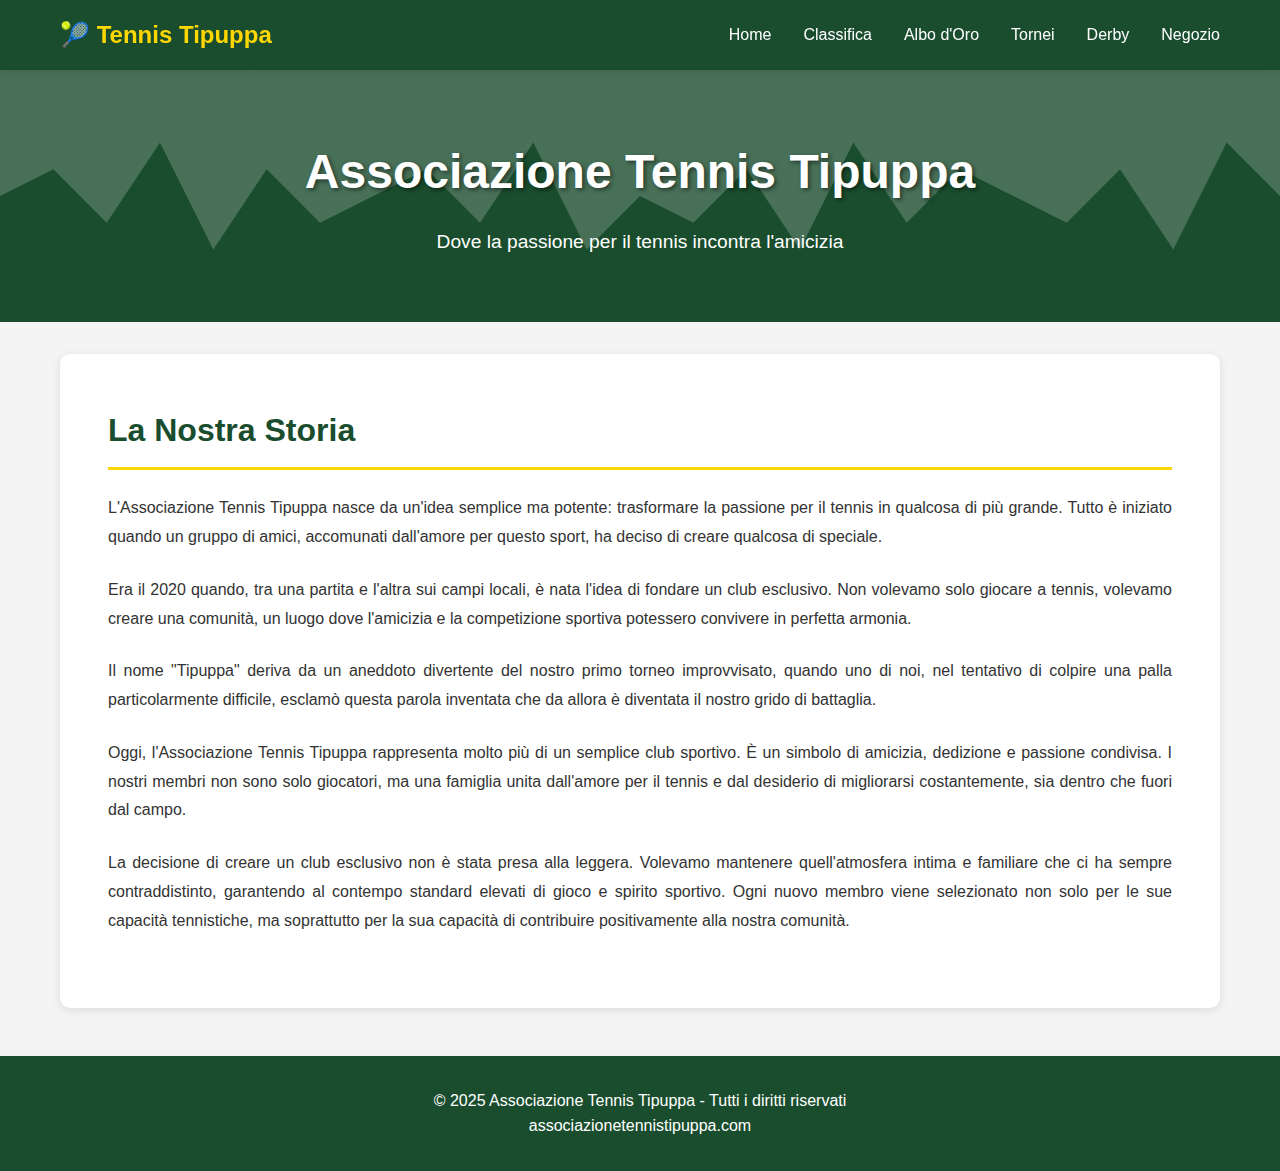
<file: tennis-club-site.html>
<!DOCTYPE html>
<html lang="it">
<head>
    <meta charset="UTF-8">
    <meta name="viewport" content="width=device-width, initial-scale=1.0">
    <title>Associazione Tennis Tipuppa</title>
    <style>
        * {
            margin: 0;
            padding: 0;
            box-sizing: border-box;
        }

        body {
            font-family: 'Arial', sans-serif;
            line-height: 1.6;
            color: #333;
            background-color: #f4f4f4;
        }

        /* Header e Navigazione */
        header {
            background-color: #1a4d2e;
            color: white;
            padding: 1rem 0;
            position: fixed;
            width: 100%;
            top: 0;
            z-index: 1000;
            box-shadow: 0 2px 5px rgba(0,0,0,0.1);
        }

        nav {
            max-width: 1200px;
            margin: 0 auto;
            padding: 0 20px;
            display: flex;
            justify-content: space-between;
            align-items: center;
        }

        .logo {
            font-size: 1.5rem;
            font-weight: bold;
            color: #ffd700;
        }

        .nav-menu {
            display: flex;
            list-style: none;
            gap: 2rem;
        }

        .nav-menu a {
            color: white;
            text-decoration: none;
            transition: color 0.3s;
            font-weight: 500;
        }

        .nav-menu a:hover {
            color: #ffd700;
        }

        .hamburger {
            display: none;
            flex-direction: column;
            cursor: pointer;
        }

        .hamburger span {
            width: 25px;
            height: 3px;
            background-color: white;
            margin: 3px 0;
            transition: 0.3s;
        }

        /* Hero Section */
        .hero {
            margin-top: 70px;
            background: linear-gradient(rgba(26, 77, 46, 0.8), rgba(26, 77, 46, 0.8)), url('data:image/svg+xml,<svg xmlns="http://www.w3.org/2000/svg" viewBox="0 0 1200 600"><rect fill="%23fff" width="1200" height="600"/><path fill="%231a4d2e" d="M0 300L50 275L100 325L150 250L200 350L250 275L300 325L350 300L400 275L450 325L500 250L550 350L600 300L650 325L700 275L750 350L800 250L850 325L900 275L950 300L1000 325L1050 275L1100 350L1150 250L1200 300V600H0V300Z"/></svg>');
            background-size: cover;
            background-position: center;
            color: white;
            padding: 4rem 0;
            text-align: center;
        }

        .hero h1 {
            font-size: 3rem;
            margin-bottom: 1rem;
            text-shadow: 2px 2px 4px rgba(0,0,0,0.5);
        }

        .hero p {
            font-size: 1.2rem;
            max-width: 800px;
            margin: 0 auto;
            padding: 0 20px;
        }

        /* Main Content */
        main {
            max-width: 1200px;
            margin: 2rem auto;
            padding: 0 20px;
        }

        .content-section {
            background: white;
            padding: 3rem;
            margin-bottom: 2rem;
            border-radius: 10px;
            box-shadow: 0 2px 10px rgba(0,0,0,0.1);
            display: none;
        }

        .content-section.active {
            display: block;
        }

        .content-section h2 {
            color: #1a4d2e;
            margin-bottom: 1.5rem;
            font-size: 2rem;
            border-bottom: 3px solid #ffd700;
            padding-bottom: 0.5rem;
        }

        .storia-section {
            line-height: 1.8;
        }

        .storia-section p {
            margin-bottom: 1.5rem;
            text-align: justify;
        }

        /* Classifica Table */
        .classifica-table {
            width: 100%;
            border-collapse: collapse;
            margin-top: 1rem;
        }

        .classifica-table th,
        .classifica-table td {
            padding: 12px;
            text-align: left;
            border-bottom: 1px solid #ddd;
        }

        .classifica-table th {
            background-color: #1a4d2e;
            color: white;
            font-weight: bold;
        }

        .classifica-table tr:hover {
            background-color: #f5f5f5;
        }

        .classifica-table .posizione {
            font-weight: bold;
            color: #1a4d2e;
        }

        /* Albo d'Oro */
        .albo-grid {
            display: grid;
            grid-template-columns: repeat(auto-fit, minmax(250px, 1fr));
            gap: 2rem;
            margin-top: 2rem;
        }

        .albo-card {
            background: #f8f8f8;
            padding: 1.5rem;
            border-radius: 8px;
            text-align: center;
            border: 2px solid #ffd700;
        }

        .albo-card h3 {
            color: #1a4d2e;
            margin-bottom: 0.5rem;
        }

        .albo-card .year {
            font-size: 2rem;
            color: #ffd700;
            font-weight: bold;
        }

        /* Tornei */
        .torneo-card {
            background: #f8f8f8;
            padding: 2rem;
            margin-bottom: 1.5rem;
            border-radius: 8px;
            border-left: 5px solid #1a4d2e;
        }

        .torneo-card h3 {
            color: #1a4d2e;
            margin-bottom: 1rem;
        }

        .torneo-card .date {
            color: #666;
            font-style: italic;
        }

        /* Negozio */
        .negozio-grid {
            display: grid;
            grid-template-columns: repeat(auto-fit, minmax(300px, 1fr));
            gap: 2rem;
            margin-top: 2rem;
        }

        .product-card {
            background: white;
            border: 1px solid #ddd;
            border-radius: 8px;
            overflow: hidden;
            transition: transform 0.3s;
        }

        .product-card:hover {
            transform: translateY(-5px);
            box-shadow: 0 5px 20px rgba(0,0,0,0.1);
        }

        .product-image {
            height: 200px;
            background: #f0f0f0;
            display: flex;
            align-items: center;
            justify-content: center;
            font-size: 3rem;
        }

        .product-info {
            padding: 1.5rem;
        }

        .product-info h3 {
            color: #1a4d2e;
            margin-bottom: 0.5rem;
        }

        .product-price {
            font-size: 1.5rem;
            color: #ffd700;
            font-weight: bold;
        }

        /* Footer */
        footer {
            background-color: #1a4d2e;
            color: white;
            text-align: center;
            padding: 2rem 0;
            margin-top: 3rem;
        }

        /* Mobile Responsive */
        @media (max-width: 768px) {
            .hamburger {
                display: flex;
            }

            .nav-menu {
                position: fixed;
                left: -100%;
                top: 70px;
                flex-direction: column;
                background-color: #1a4d2e;
                width: 100%;
                text-align: center;
                transition: 0.3s;
                padding: 2rem 0;
            }

            .nav-menu.active {
                left: 0;
            }

            .hero h1 {
                font-size: 2rem;
            }

            .content-section {
                padding: 1.5rem;
            }
        }
    </style>
</head>
<body>
    <header>
        <nav>
            <div class="logo">🎾 Tennis Tipuppa</div>
            <ul class="nav-menu">
                <li><a href="#home" onclick="showSection('home')">Home</a></li>
                <li><a href="#classifica" onclick="showSection('classifica')">Classifica</a></li>
                <li><a href="#albo" onclick="showSection('albo')">Albo d'Oro</a></li>
                <li><a href="#tornei" onclick="showSection('tornei')">Tornei</a></li>
                <li><a href="#derby" onclick="showSection('derby')">Derby</a></li>
                <li><a href="#negozio" onclick="showSection('negozio')">Negozio</a></li>
            </ul>
            <div class="hamburger" onclick="toggleMenu()">
                <span></span>
                <span></span>
                <span></span>
            </div>
        </nav>
    </header>

    <div class="hero">
        <h1>Associazione Tennis Tipuppa</h1>
        <p>Dove la passione per il tennis incontra l'amicizia</p>
    </div>

    <main>
        <!-- Home Section -->
        <section id="home" class="content-section active storia-section">
            <h2>La Nostra Storia</h2>
            <p>
                L'Associazione Tennis Tipuppa nasce da un'idea semplice ma potente: trasformare la passione per il tennis in qualcosa di più grande. Tutto è iniziato quando un gruppo di amici, accomunati dall'amore per questo sport, ha deciso di creare qualcosa di speciale.
            </p>
            <p>
                Era il 2020 quando, tra una partita e l'altra sui campi locali, è nata l'idea di fondare un club esclusivo. Non volevamo solo giocare a tennis, volevamo creare una comunità, un luogo dove l'amicizia e la competizione sportiva potessero convivere in perfetta armonia.
            </p>
            <p>
                Il nome "Tipuppa" deriva da un aneddoto divertente del nostro primo torneo improvvisato, quando uno di noi, nel tentativo di colpire una palla particolarmente difficile, esclamò questa parola inventata che da allora è diventata il nostro grido di battaglia.
            </p>
            <p>
                Oggi, l'Associazione Tennis Tipuppa rappresenta molto più di un semplice club sportivo. È un simbolo di amicizia, dedizione e passione condivisa. I nostri membri non sono solo giocatori, ma una famiglia unita dall'amore per il tennis e dal desiderio di migliorarsi costantemente, sia dentro che fuori dal campo.
            </p>
            <p>
                La decisione di creare un club esclusivo non è stata presa alla leggera. Volevamo mantenere quell'atmosfera intima e familiare che ci ha sempre contraddistinto, garantendo al contempo standard elevati di gioco e spirito sportivo. Ogni nuovo membro viene selezionato non solo per le sue capacità tennistiche, ma soprattutto per la sua capacità di contribuire positivamente alla nostra comunità.
            </p>
        </section>

        <!-- Classifica Section -->
        <section id="classifica" class="content-section">
            <h2>Classifica Generale</h2>
            <table class="classifica-table">
                <thead>
                    <tr>
                        <th>Posizione</th>
                        <th>Giocatore</th>
                        <th>Punti</th>
                        <th>Partite Giocate</th>
                        <th>Vittorie</th>
                        <th>Sconfitte</th>
                    </tr>
                </thead>
                <tbody>
                    <tr>
                        <td class="posizione">1°</td>
                        <td>Marco Rossi</td>
                        <td>2450</td>
                        <td>24</td>
                        <td>20</td>
                        <td>4</td>
                    </tr>
                    <tr>
                        <td class="posizione">2°</td>
                        <td>Luca Bianchi</td>
                        <td>2320</td>
                        <td>22</td>
                        <td>17</td>
                        <td>5</td>
                    </tr>
                    <tr>
                        <td class="posizione">3°</td>
                        <td>Giovanni Verdi</td>
                        <td>2180</td>
                        <td>23</td>
                        <td>15</td>
                        <td>8</td>
                    </tr>
                </tbody>
            </table>
        </section>

        <!-- Albo d'Oro Section -->
        <section id="albo" class="content-section">
            <h2>Albo d'Oro</h2>
            <div class="albo-grid">
                <div class="albo-card">
                    <div class="year">2024</div>
                    <h3>Campione dell'Anno</h3>
                    <p>Marco Rossi</p>
                </div>
                <div class="albo-card">
                    <div class="year">2023</div>
                    <h3>Campione dell'Anno</h3>
                    <p>Luca Bianchi</p>
                </div>
                <div class="albo-card">
                    <div class="year">2022</div>
                    <h3>Campione dell'Anno</h3>
                    <p>Andrea Neri</p>
                </div>
            </div>
        </section>

        <!-- Tornei Section -->
        <section id="tornei" class="content-section">
            <h2>Tornei</h2>
            <div class="torneo-card">
                <h3>Torneo Estivo 2025</h3>
                <p class="date">15-30 Luglio 2025</p>
                <p>Il torneo più atteso dell'anno! Singolare maschile con tabellone a eliminazione diretta.</p>
            </div>
            <div class="torneo-card">
                <h3>Coppa Tipuppa</h3>
                <p class="date">1-15 Settembre 2025</p>
                <p>Torneo a squadre con formula round-robin. Premio speciale per il fair play.</p>
            </div>
        </section>

        <!-- Derby Section -->
        <section id="derby" class="content-section">
            <h2>Derby Storici</h2>
            <p>I derby rappresentano le sfide più intense e sentite tra i membri storici del club. Qui celebriamo le rivalità sportive che hanno fatto la storia della nostra associazione.</p>
            <div class="torneo-card">
                <h3>Il Classico: Rossi vs Bianchi</h3>
                <p>Bilancio totale: 15-12 per Rossi</p>
                <p>La rivalità più antica del club, iniziata nel 2021.</p>
            </div>
        </section>

        <!-- Negozio Section -->
        <section id="negozio" class="content-section">
            <h2>Negozio Ufficiale</h2>
            <div class="negozio-grid">
                <div class="product-card">
                    <div class="product-image">👕</div>
                    <div class="product-info">
                        <h3>Maglia Ufficiale Tipuppa</h3>
                        <p>Maglia tecnica con logo ricamato</p>
                        <div class="product-price">€45.00</div>
                    </div>
                </div>
                <div class="product-card">
                    <div class="product-image">🧢</div>
                    <div class="product-info">
                        <h3>Cappellino Club</h3>
                        <p>Cappellino con visiera, logo frontale</p>
                        <div class="product-price">€25.00</div>
                    </div>
                </div>
                <div class="product-card">
                    <div class="product-image">🎾</div>
                    <div class="product-info">
                        <h3>Set Palline Tipuppa</h3>
                        <p>Tubo da 4 palline premium</p>
                        <div class="product-price">€12.00</div>
                    </div>
                </div>
            </div>
        </section>
    </main>

    <footer>
        <p>&copy; 2025 Associazione Tennis Tipuppa - Tutti i diritti riservati</p>
        <p>associazionetennistipuppa.com</p>
    </footer>

    <script>
        // Funzione per mostrare/nascondere sezioni
        function showSection(sectionId) {
            // Nasconde tutte le sezioni
            const sections = document.querySelectorAll('.content-section');
            sections.forEach(section => {
                section.classList.remove('active');
            });
            
            // Mostra la sezione selezionata
            const targetSection = document.getElementById(sectionId);
            if (targetSection) {
                targetSection.classList.add('active');
            }
            
            // Chiude il menu mobile se aperto
            const navMenu = document.querySelector('.nav-menu');
            navMenu.classList.remove('active');
            
            // Scroll to top
            window.scrollTo(0, 0);
        }

        // Toggle menu mobile
        function toggleMenu() {
            const navMenu = document.querySelector('.nav-menu');
            navMenu.classList.toggle('active');
        }

        // Gestione click sui link del menu
        document.addEventListener('DOMContentLoaded', function() {
            // Previeni il comportamento default dei link
            const navLinks = document.querySelectorAll('.nav-menu a');
            navLinks.forEach(link => {
                link.addEventListener('click', function(e) {
                    e.preventDefault();
                });
            });
        });

        // Smooth scroll (opzionale)
        document.querySelectorAll('a[href^="#"]').forEach(anchor => {
            anchor.addEventListener('click', function (e) {
                e.preventDefault();
            });
        });
    </script>
</body>
</html>
</file>
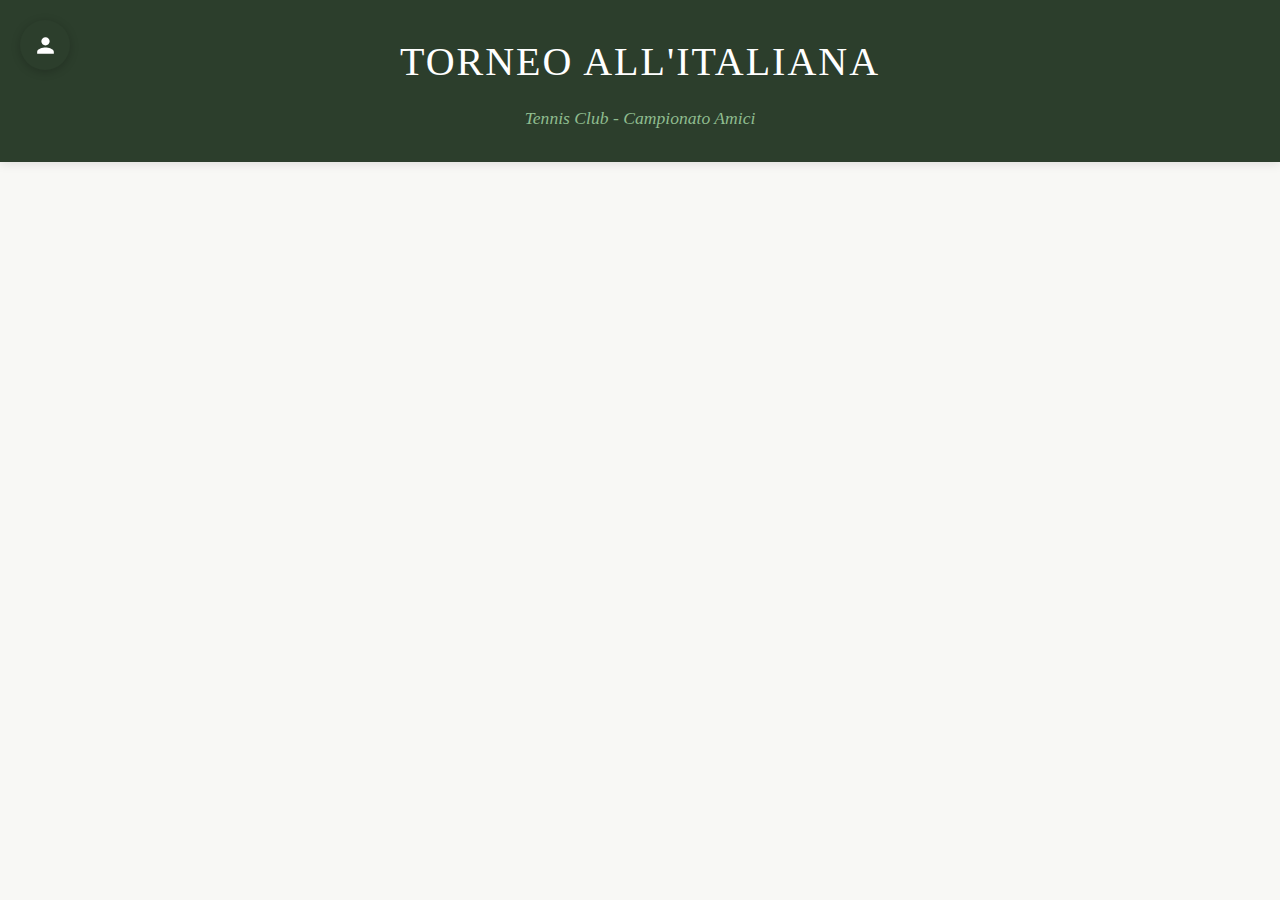
<file: tennis-tournament-page (1).html>
<!DOCTYPE html>
<html lang="it">
<head>
    <meta charset="UTF-8">
    <meta name="viewport" content="width=device-width, initial-scale=1.0">
    <title>Torneo All'Italiana - Tennis Club</title>
    <style>
        * {
            margin: 0;
            padding: 0;
            box-sizing: border-box;
        }

        body {
            font-family: 'Georgia', serif;
            background-color: #f8f8f5;
            color: #2c3e2c;
            line-height: 1.6;
        }

        .container {
            max-width: 1200px;
            margin: 0 auto;
            padding: 20px;
        }

        header {
            background-color: #2c3e2c;
            color: white;
            padding: 30px 0;
            text-align: center;
            box-shadow: 0 2px 10px rgba(0,0,0,0.1);
        }

        h1 {
            font-size: 2.5rem;
            font-weight: normal;
            letter-spacing: 2px;
            margin-bottom: 10px;
        }

        .subtitle {
            font-size: 1.1rem;
            color: #8fbc8f;
            font-style: italic;
        }

        /* Sezione Classifica */
        .standings-section {
            background-color: white;
            padding: 30px;
            margin: 30px 0;
            border-radius: 10px;
            box-shadow: 0 2px 15px rgba(0,0,0,0.1);
        }

        .standings-title {
            text-align: center;
            font-size: 2rem;
            color: #2c3e2c;
            margin-bottom: 20px;
            letter-spacing: 1px;
        }

        .standings-table {
            width: 100%;
            border-collapse: collapse;
            margin-top: 20px;
        }

        .standings-table th {
            background-color: #2c3e2c;
            color: white;
            padding: 15px;
            text-align: left;
            font-weight: normal;
            letter-spacing: 1px;
        }

        .standings-table td {
            padding: 15px;
            border-bottom: 1px solid #e0e0e0;
        }

        .standings-table tr:hover {
            background-color: #f5f5f5;
        }

        .position-1 {
            background-color: #ffd700;
            font-weight: bold;
        }

        .position-2 {
            background-color: #c0c0c0;
        }

        .position-3 {
            background-color: #cd7f32;
        }

        .admin-icon {
            position: fixed;
            top: 20px;
            left: 20px;
            width: 50px;
            height: 50px;
            background-color: #2c3e2c;
            border-radius: 50%;
            display: flex;
            align-items: center;
            justify-content: center;
            cursor: pointer;
            box-shadow: 0 2px 10px rgba(0,0,0,0.2);
            transition: all 0.3s ease;
            z-index: 1000;
        }

        .admin-icon:hover {
            transform: scale(1.1);
            box-shadow: 0 4px 20px rgba(0,0,0,0.3);
        }

        .admin-icon svg {
            width: 25px;
            height: 25px;
            fill: white;
        }

        .admin-section {
            background-color: #fff;
            padding: 20px;
            margin: 30px 0;
            border-radius: 10px;
            box-shadow: 0 2px 15px rgba(0,0,0,0.1);
            display: none;
        }

        .admin-section.active {
            display: block;
        }

        .admin-login {
            position: fixed;
            top: 80px;
            left: 20px;
            background-color: white;
            padding: 20px;
            border-radius: 10px;
            box-shadow: 0 4px 20px rgba(0,0,0,0.2);
            display: none;
            z-index: 999;
        }

        .admin-login.active {
            display: block;
        }

        .admin-login input {
            padding: 10px 20px;
            font-size: 1rem;
            border: 2px solid #2c3e2c;
            border-radius: 5px;
            margin-bottom: 10px;
            width: 100%;
        }

        .btn {
            background-color: #2c3e2c;
            color: white;
            padding: 10px 30px;
            border: none;
            border-radius: 5px;
            cursor: pointer;
            font-size: 1rem;
            transition: all 0.3s ease;
        }

        .btn:hover {
            background-color: #1a2b1a;
            transform: translateY(-2px);
            box-shadow: 0 4px 10px rgba(0,0,0,0.2);
        }

        .btn-generate {
            background-color: #8fbc8f;
            margin: 20px auto;
            display: block;
        }

        .btn-generate:hover {
            background-color: #6fa96f;
        }

        .btn-reset {
            background-color: #dc3545;
            margin: 20px auto;
            display: block;
        }

        .btn-reset:hover {
            background-color: #c82333;
        }

        .day-section {
            margin: 40px 0;
        }

        .day-header {
            background-color: #8fbc8f;
            color: white;
            padding: 15px;
            text-align: center;
            font-size: 1.3rem;
            border-radius: 10px 10px 0 0;
            letter-spacing: 1px;
        }

        .matches-container {
            background-color: white;
            padding: 20px;
            border-radius: 0 0 10px 10px;
            box-shadow: 0 2px 15px rgba(0,0,0,0.1);
        }

        .match {
            display: flex;
            align-items: center;
            justify-content: center;
            margin: 30px 0;
            padding: 20px;
            background-color: #fafafa;
            border-radius: 10px;
            border: 2px solid #e0e0e0;
            transition: all 0.3s ease;
        }

        .match:hover {
            transform: translateY(-3px);
            box-shadow: 0 5px 20px rgba(0,0,0,0.1);
        }

        .player-card {
            background-color: white;
            padding: 20px;
            border-radius: 10px;
            text-align: center;
            box-shadow: 0 2px 10px rgba(0,0,0,0.1);
            min-width: 150px;
        }

        .player-photo {
            width: 100px;
            height: 100px;
            border-radius: 50%;
            background-color: #e0e0e0;
            margin: 0 auto 15px;
            display: flex;
            align-items: center;
            justify-content: center;
            font-size: 3rem;
            color: #8fbc8f;
            border: 3px solid #8fbc8f;
        }

        .player-name {
            font-size: 1.1rem;
            font-weight: bold;
            color: #2c3e2c;
        }

        .vs {
            font-size: 2rem;
            font-weight: bold;
            color: #8fbc8f;
            margin: 0 30px;
        }

        .score-section {
            margin-top: 20px;
            display: flex;
            gap: 15px;
            justify-content: center;
            flex-wrap: wrap;
        }

        .set-score {
            display: flex;
            flex-direction: column;
            align-items: center;
        }

        .set-label {
            font-size: 0.9rem;
            color: #666;
            margin-bottom: 5px;
        }

        .score-input {
            width: 80px;
            padding: 8px;
            text-align: center;
            border: 2px solid #e0e0e0;
            border-radius: 5px;
            font-size: 1rem;
            transition: border-color 0.3s ease;
        }

        .score-input:focus {
            border-color: #8fbc8f;
            outline: none;
        }

        .score-input:disabled {
            background-color: #f5f5f5;
            cursor: not-allowed;
        }

        .final-day {
            background-color: #ffd700;
            color: #2c3e2c;
        }

        .special-match {
            background-color: #fff8dc;
            border: 3px solid #ffd700;
        }

        .final-match {
            background: linear-gradient(135deg, #fff8dc 0%, #fafad2 100%);
            border: 3px solid #ffd700;
            position: relative;
            overflow: hidden;
        }

        .final-match::before {
            content: '🏆';
            position: absolute;
            top: 10px;
            right: 10px;
            font-size: 2rem;
            opacity: 0.3;
        }

        @media (max-width: 768px) {
            .match {
                flex-direction: column;
            }

            .vs {
                margin: 20px 0;
            }

            .score-section {
                flex-wrap: wrap;
            }

            .standings-table {
                font-size: 0.9rem;
            }

            .standings-table th, .standings-table td {
                padding: 10px 5px;
            }
        }

        .loading {
            text-align: center;
            font-size: 1.2rem;
            color: #8fbc8f;
            margin: 50px 0;
        }
    </style>
</head>
<body>
    <header>
        <h1>TORNEO ALL'ITALIANA</h1>
        <p class="subtitle">Tennis Club - Campionato Amici</p>
    </header>

    <div class="container">
        <!-- Icona Admin nascosta -->
        <div class="admin-icon" onclick="toggleAdminLogin()">
            <svg viewBox="0 0 24 24">
                <path d="M12 12c2.21 0 4-1.79 4-4s-1.79-4-4-4-4 1.79-4 4 1.79 4 4 4zm0 2c-2.67 0-8 1.34-8 4v2h16v-2c0-2.66-5.33-4-8-4z"/>
            </svg>
        </div>

        <!-- Sezione Classifica -->
        <div class="standings-section" id="standingsSection" style="display: none;">
            <h2 class="standings-title">CLASSIFICA GENERALE</h2>
            <table class="standings-table">
                <thead>
                    <tr>
                        <th>Pos.</th>
                        <th>Giocatore</th>
                        <th>Partite</th>
                        <th>Vinte</th>
                        <th>Perse</th>
                        <th>Set Vinti</th>
                        <th>Set Persi</th>
                        <th>Diff. Set</th>
                        <th>Punti</th>
                    </tr>
                </thead>
                <tbody id="standingsBody">
                </tbody>
            </table>
        </div>

        <div class="admin-login" id="adminLogin">
            <input type="password" id="adminPassword" placeholder="Password amministratore">
            <button class="btn" onclick="checkAdminAccess()">Accedi</button>
        </div>

        <div class="admin-section" id="adminSection">
            <h2>Pannello Amministratore</h2>
            <p>Benvenuto amministratore! Puoi generare il calendario degli incontri o resettare tutto.</p>
            <button class="btn btn-generate" onclick="generateMatches()">Genera Calendario Incontri</button>
            <button class="btn btn-reset" onclick="resetTournament()">Reset Completo Torneo</button>
        </div>

        <div id="tournamentSchedule"></div>
    </div>

    <script>
        const players = [
            { id: 1, name: 'Giocatore 1', initial: 'G1' },
            { id: 2, name: 'Giocatore 2', initial: 'G2' },
            { id: 3, name: 'Giocatore 3', initial: 'G3' },
            { id: 4, name: 'Giocatore 4', initial: 'G4' },
            { id: 5, name: 'Giocatore 5', initial: 'G5' }
        ];

        let isAdmin = false;
        let matchesGenerated = false;
        let matchesData = [];

        // Carica i dati salvati al caricamento della pagina
        window.onload = function() {
            const savedMatches = localStorage.getItem('tennisMatches');
            const savedMatchesData = localStorage.getItem('tennisMatchesData');
            
            if (savedMatches && savedMatchesData) {
                document.getElementById('tournamentSchedule').innerHTML = savedMatches;
                matchesData = JSON.parse(savedMatchesData);
                matchesGenerated = true;
                setupScoreInputs();
                updateStandings();
                document.getElementById('standingsSection').style.display = 'block';
            }
        };

        function toggleAdminLogin() {
            const adminLogin = document.getElementById('adminLogin');
            adminLogin.classList.toggle('active');
        }

        function checkAdminAccess() {
            const password = document.getElementById('adminPassword').value;
            // Password segreta (puoi cambiarla)
            if (password === 'wimbledon2024') {
                isAdmin = true;
                document.getElementById('adminSection').classList.add('active');
                document.getElementById('adminLogin').classList.remove('active');
                setupScoreInputs();
            } else {
                alert('Password errata!');
            }
        }

        function resetTournament() {
            if (confirm('Sei sicuro di voler cancellare TUTTO? Questa azione eliminerà il calendario e tutti i risultati inseriti.')) {
                const confirmPassword = prompt('Inserisci la password admin per confermare il reset completo:');
                
                if (confirmPassword === 'wimbledon2024') {
                    // Cancella tutti i dati dal localStorage
                    const keysToRemove = [];
                    for (let i = 0; i < localStorage.length; i++) {
                        const key = localStorage.key(i);
                        if (key && (key.includes('match_') || key.includes('third_place') || key.includes('final') || 
                                   key.includes('_set') || key === 'tennisMatches' || key === 'tennisMatchesData')) {
                            keysToRemove.push(key);
                        }
                    }
                    
                    keysToRemove.forEach(key => localStorage.removeItem(key));
                    
                    // Reset variabili
                    matchesGenerated = false;
                    matchesData = [];
                    
                    // Pulisci l'HTML
                    document.getElementById('tournamentSchedule').innerHTML = '';
                    document.getElementById('standingsSection').style.display = 'none';
                    document.getElementById('standingsBody').innerHTML = '';
                    
                    alert('Torneo resettato con successo! Ora puoi generare un nuovo calendario.');
                } else {
                    alert('Password errata! Reset annullato.');
                }
            }
        }

        function generateAllMatches() {
            const matches = [];
            for (let i = 0; i < players.length; i++) {
                for (let j = i + 1; j < players.length; j++) {
                    matches.push({
                        player1: players[i],
                        player2: players[j],
                        id: `match_${players[i].id}_${players[j].id}`
                    });
                }
            }
            return shuffleArray(matches);
        }

        function shuffleArray(array) {
            const arr = [...array];
            for (let i = arr.length - 1; i > 0; i--) {
                const j = Math.floor(Math.random() * (i + 1));
                [arr[i], arr[j]] = [arr[j], arr[i]];
            }
            return arr;
        }

        function canPlayerPlay(player, dayMatches, playerMatchCount) {
            const dayCount = dayMatches.filter(m => 
                m.player1.id === player.id || m.player2.id === player.id
            ).length;
            return dayCount < 2 && playerMatchCount[player.id] < 10;
        }

        function distributeMatches(matches) {
            const days = [[], [], [], []]; // 4 giorni ora
            const playerMatchCount = {};
            players.forEach(p => playerMatchCount[p.id] = 0);
            
            let remainingMatches = [...matches];
            
            // Distribuisci le prime 9 partite nei primi 3 giorni
            for (let dayIndex = 0; dayIndex < 3; dayIndex++) {
                let matchesAdded = 0;
                for (let i = remainingMatches.length - 1; i >= 0 && matchesAdded < 3; i--) {
                    const match = remainingMatches[i];
                    if (canPlayerPlay(match.player1, days[dayIndex], playerMatchCount) &&
                        canPlayerPlay(match.player2, days[dayIndex], playerMatchCount)) {
                        days[dayIndex].push(match);
                        playerMatchCount[match.player1.id]++;
                        playerMatchCount[match.player2.id]++;
                        remainingMatches.splice(i, 1);
                        matchesAdded++;
                    }
                }
            }
            
            // L'ultima partita va nel giorno finale
            if (remainingMatches.length > 0) {
                days[3].push(remainingMatches[0]);
            }

            return days;
        }

        function generateMatches() {
            if (matchesGenerated && !confirm('Sei sicuro di voler rigenerare il calendario? Questo cancellerà tutti i risultati inseriti.')) {
                return;
            }

            const allMatches = generateAllMatches();
            const distributedDays = distributeMatches(allMatches);
            matchesData = allMatches;
            
            let html = '';
            
            // Giorni normali (1-3)
            for (let i = 0; i < 3; i++) {
                html += `
                    <div class="day-section">
                        <div class="day-header">GIORNO ${i + 1}</div>
                        <div class="matches-container">
                `;
                
                distributedDays[i].forEach((match) => {
                    html += createMatchHTML(match, match.id);
                });
                
                html += `
                        </div>
                    </div>
                `;
            }
            
            // Giorno finale
            html += `
                <div class="day-section">
                    <div class="day-header final-day">GIORNO FINALE</div>
                    <div class="matches-container">
            `;
            
            // Ultima partita del girone
            if (distributedDays[3].length > 0) {
                html += createMatchHTML(distributedDays[3][0], distributedDays[3][0].id);
            }
            
            // Scontro 3° e 4° posto (5 set)
            html += createMatchHTML(
                { player1: { name: '3° Classificato', initial: '3°' }, 
                  player2: { name: '4° Classificato', initial: '4°' } },
                'third_place',
                'special-match',
                'Scontro 3° e 4° Posto',
                5
            );
            
            // Finalissima (5 set)
            html += createMatchHTML(
                { player1: { name: 'Finalista 1', initial: 'F1' }, 
                  player2: { name: 'Finalista 2', initial: 'F2' } },
                'final',
                'final-match',
                'FINALISSIMA',
                5
            );
            
            html += `
                    </div>
                </div>
            `;
            
            document.getElementById('tournamentSchedule').innerHTML = html;
            document.getElementById('standingsSection').style.display = 'block';
            matchesGenerated = true;
            
            // Salva in localStorage
            localStorage.setItem('tennisMatches', html);
            localStorage.setItem('tennisMatchesData', JSON.stringify(matchesData));
            
            setupScoreInputs();
            updateStandings();
        }

        function createMatchHTML(match, matchId, specialClass = '', title = '', sets = 3) {
            let setInputs = '';
            for (let i = 1; i <= sets; i++) {
                setInputs += `
                    <div class="set-score">
                        <div class="set-label">Set ${i}</div>
                        <input type="text" class="score-input" id="${matchId}_set${i}" 
                               placeholder="0-0" onchange="saveScore('${matchId}_set${i}', '${matchId}')">
                    </div>
                `;
            }
            
            return `
                <div class="match ${specialClass}">
                    <div style="width: 100%;">
                        ${title ? `<h3 style="text-align: center; margin-bottom: 20px; color: #2c3e2c;">${title}</h3>` : ''}
                        <div style="display: flex; align-items: center; justify-content: center;">
                            <div class="player-card">
                                <div class="player-photo">${match.player1.initial}</div>
                                <div class="player-name">${match.player1.name}</div>
                            </div>
                            <div class="vs">VS</div>
                            <div class="player-card">
                                <div class="player-photo">${match.player2.initial}</div>
                                <div class="player-name">${match.player2.name}</div>
                            </div>
                        </div>
                        <div class="score-section">
                            ${setInputs}
                        </div>
                    </div>
                </div>
            `;
        }

        function setupScoreInputs() {
            const inputs = document.querySelectorAll('.score-input');
            inputs.forEach(input => {
                // Carica i punteggi salvati
                const savedScore = localStorage.getItem(input.id);
                if (savedScore) {
                    input.value = savedScore;
                }
                
                // Abilita/disabilita in base allo stato admin
                input.disabled = !isAdmin;
            });
        }

        function saveScore(inputId, matchId) {
            const input = document.getElementById(inputId);
            localStorage.setItem(inputId, input.value);
            
            // Salva anche l'HTML aggiornato
            const scheduleHTML = document.getElementById('tournamentSchedule').innerHTML;
            localStorage.setItem('tennisMatches', scheduleHTML);
            
            // Aggiorna la classifica
            updateStandings();
        }

        function parseScore(scoreString) {
            if (!scoreString || scoreString.trim() === '') return null;
            const parts = scoreString.split('-');
            if (parts.length !== 2) return null;
            return {
                player1: parseInt(parts[0]) || 0,
                player2: parseInt(parts[1]) || 0
            };
        }

        function calculateMatchResult(matchId) {
            const sets = [];
            for (let i = 1; i <= 5; i++) {
                const scoreInput = document.getElementById(`${matchId}_set${i}`);
                if (scoreInput && scoreInput.value) {
                    const score = parseScore(scoreInput.value);
                    if (score) sets.push(score);
                }
            }
            
            if (sets.length === 0) return null;
            
            let player1Sets = 0;
            let player2Sets = 0;
            let player1Games = 0;
            let player2Games = 0;
            
            sets.forEach(set => {
                if (set.player1 > set.player2) player1Sets++;
                else if (set.player2 > set.player1) player2Sets++;
                player1Games += set.player1;
                player2Games += set.player2;
            });
            
            return {
                winner: player1Sets > player2Sets ? 1 : (player2Sets > player1Sets ? 2 : 0),
                setsWon: { player1: player1Sets, player2: player2Sets },
                gamesWon: { player1: player1Games, player2: player2Games }
            };
        }

        function updateStandings() {
            const standings = {};
            
            // Inizializza la classifica per ogni giocatore
            players.forEach(player => {
                standings[player.id] = {
                    name: player.name,
                    played: 0,
                    won: 0,
                    lost: 0,
                    setsWon: 0,
                    setsLost: 0,
                    setsDiff: 0,
                    points: 0
                };
            });
            
            // Calcola i risultati per ogni partita
            matchesData.forEach(match => {
                const result = calculateMatchResult(match.id);
                if (result && result.winner !== 0) {
                    const p1 = match.player1.id;
                    const p2 = match.player2.id;
                    
                    standings[p1].played++;
                    standings[p2].played++;
                    
                    if (result.winner === 1) {
                        standings[p1].won++;
                        standings[p1].points += 3;
                        standings[p2].lost++;
                    } else {
                        standings[p2].won++;
                        standings[p2].points += 3;
                        standings[p1].lost++;
                    }
                    
                    standings[p1].setsWon += result.setsWon.player1;
                    standings[p1].setsLost += result.setsWon.player2;
                    standings[p2].setsWon += result.setsWon.player2;
                    standings[p2].setsLost += result.setsWon.player1;
                }
            });
            
            // Calcola la differenza set
            Object.values(standings).forEach(player => {
                player.setsDiff = player.setsWon - player.setsLost;
            });
            
            // Ordina la classifica
            const sortedStandings = Object.values(standings).sort((a, b) => {
                if (b.points !== a.points) return b.points - a.points;
                if (b.setsDiff !== a.setsDiff) return b.setsDiff - a.setsDiff;
                return b.setsWon - a.setsWon;
            });
            
            // Aggiorna la tabella HTML
            const tbody = document.getElementById('standingsBody');
            tbody.innerHTML = '';
            
            sortedStandings.forEach((player, index) => {
                const row = document.createElement('tr');
                if (index === 0) row.className = 'position-1';
                else if (index === 1) row.className = 'position-2';
                else if (index === 2) row.className = 'position-3';
                
                row.innerHTML = `
                    <td>${index + 1}</td>
                    <td>${player.name}</td>
                    <td>${player.played}</td>
                    <td>${player.won}</td>
                    <td>${player.lost}</td>
                    <td>${player.setsWon}</td>
                    <td>${player.setsLost}</td>
                    <td>${player.setsDiff > 0 ? '+' : ''}${player.setsDiff}</td>
                    <td><strong>${player.points}</strong></td>
                `;
                tbody.appendChild(row);
            });
        }
    </script>
</body>
</html>
</file>
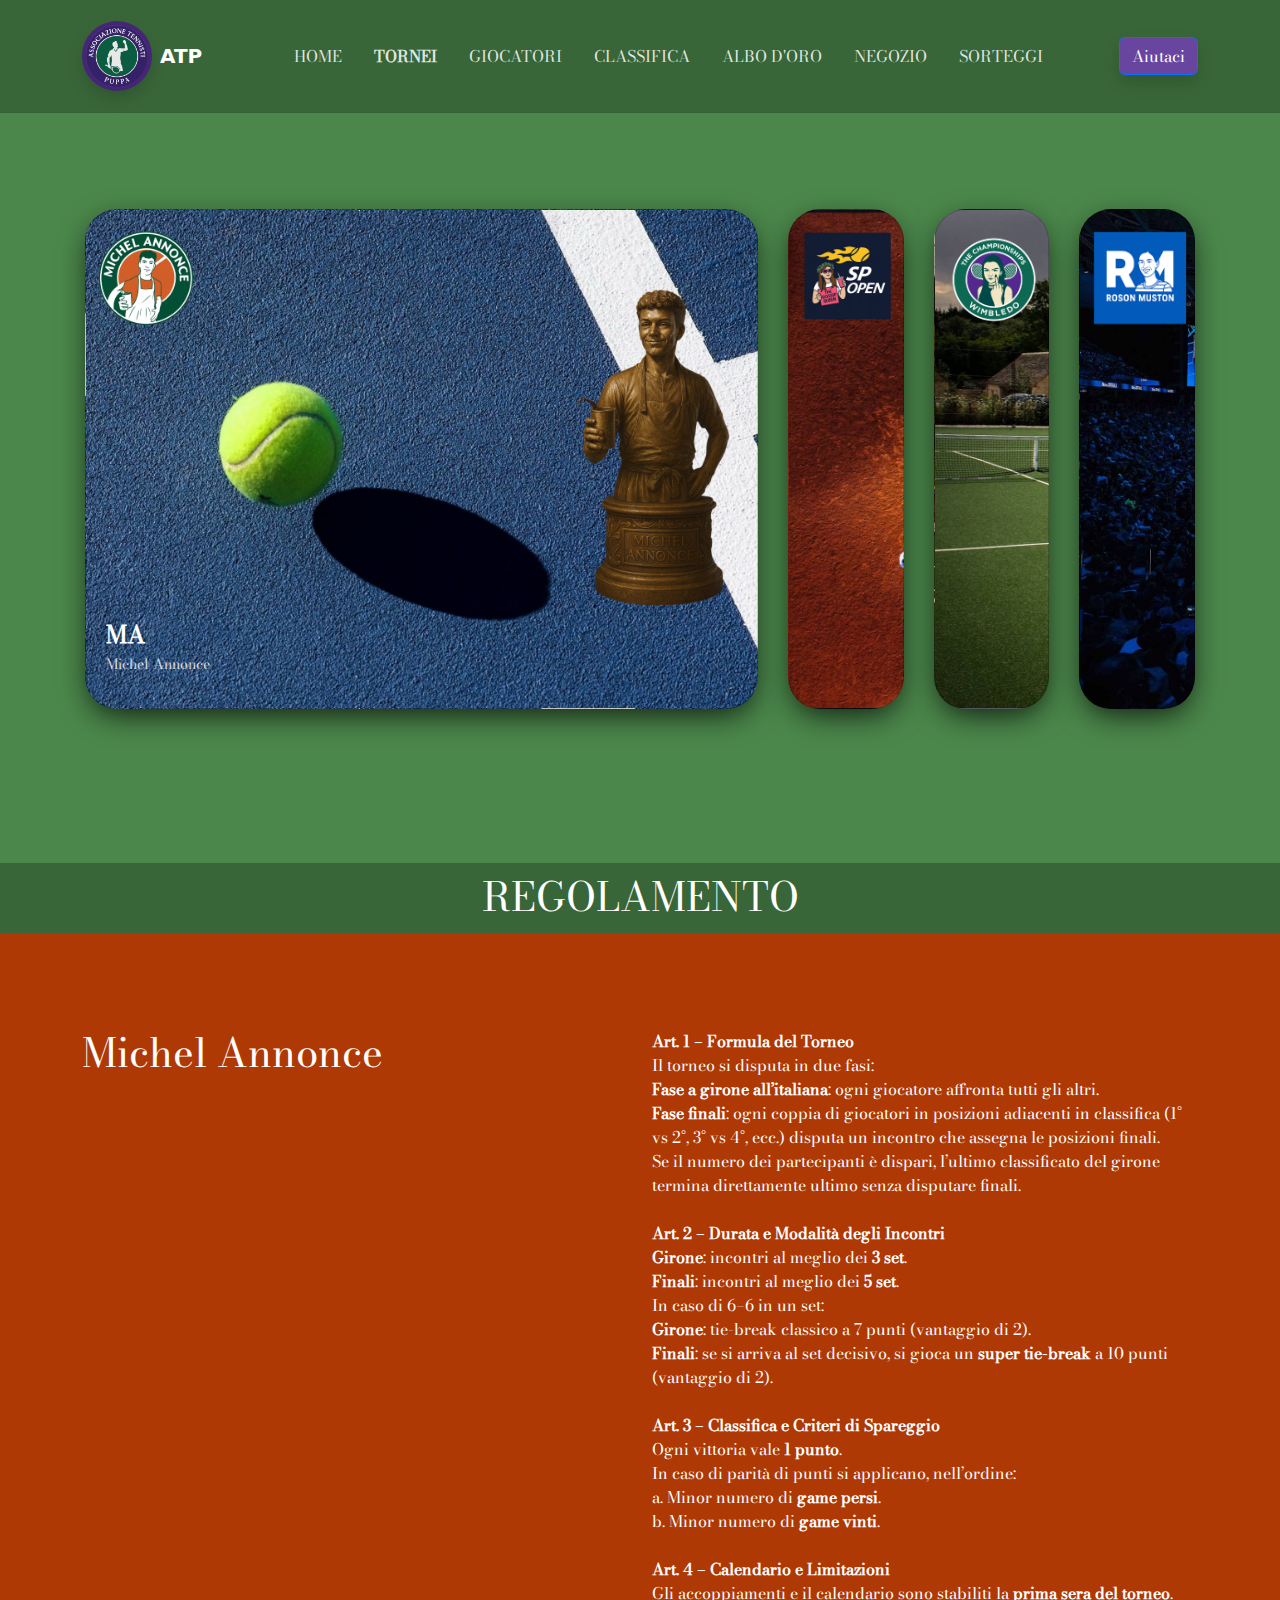
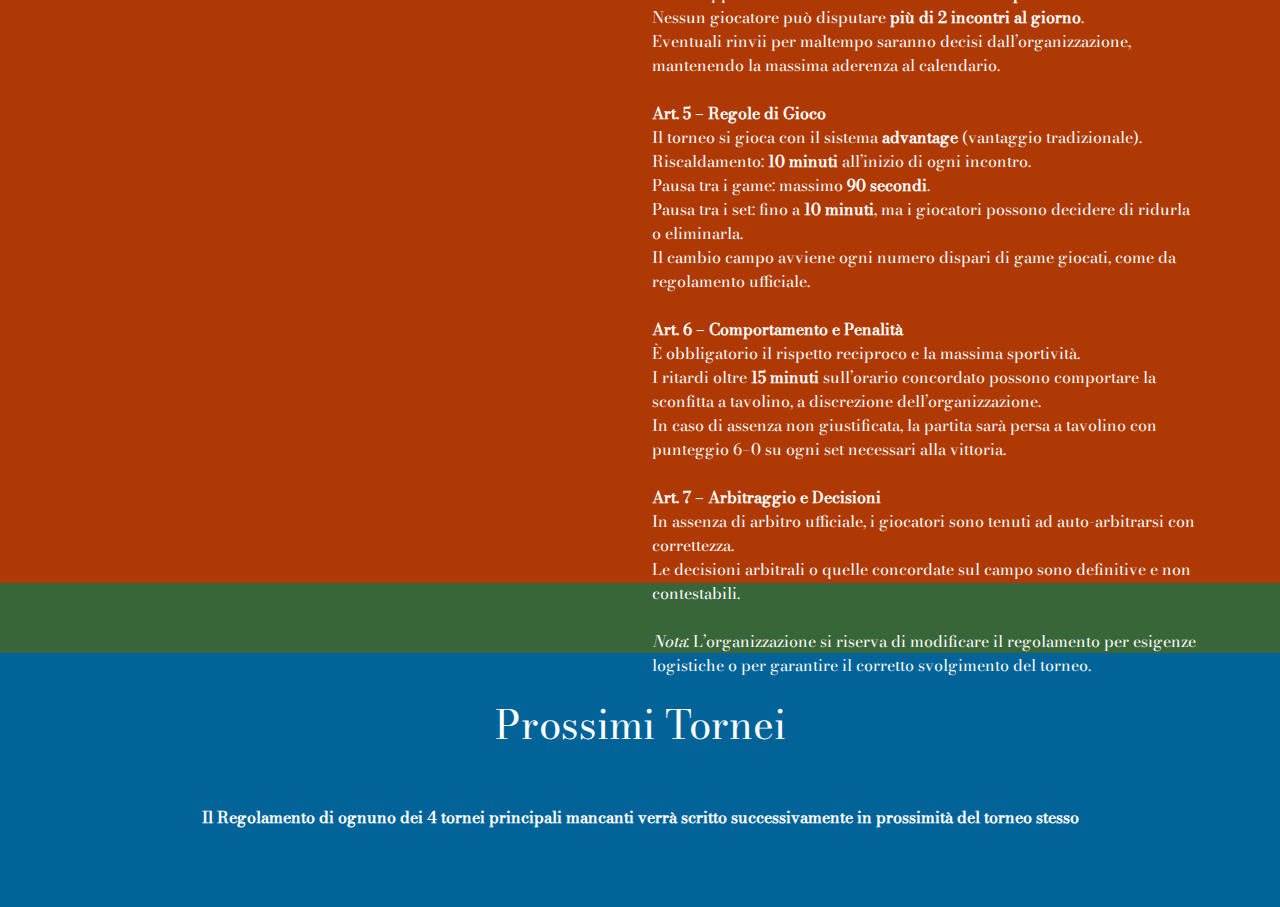
<file: tornei.html>
<!DOCTYPE html><html data-bs-theme="light" lang="en"><head><meta charset="utf-8"><meta name="viewport" content="width=device-width, initial-scale=1.0, shrink-to-fit=no"><title>Services - Brand</title><link rel="stylesheet" href="/assets/bootstrap/css/bootstrap.min.css?h=bec7173809e9299f24e368ea574911e3"><link rel="stylesheet" href="/assets/css/styles.min.css?h=f94cd45c850fa36d7f36b43aae56a554"><link rel="stylesheet" href="https://cdn.jsdelivr.net/npm/bootstrap@5.3.0/dist/css/bootstrap.min.css"><link rel="stylesheet" href="https://cdn.jsdelivr.net/npm/bootstrap-icons@1.10.0/font/bootstrap-icons.css"></head><body><!-- Start: Navbar Centered Links --><nav class="navbar navbar-expand-md sticky-top py-3 navbar-dark" id="mainNav" style="background: #396639;"><div class="container"><a class="navbar-brand d-flex align-items-center" href="/"><span class="bs-icon-sm bs-icon-circle bs-icon-primary shadow d-flex justify-content-center align-items-center me-2 bs-icon" style="background: #452676;width: 70px;height: 70px;"><img class="img-fluid" width="1024" height="1024" src="/assets/img/brands/ATP%20Logo.webp?h=52e2394cbfa98625d8838078258b67a7"></span><span>ATP</span></a><button data-bs-toggle="collapse" class="navbar-toggler" data-bs-target="#navcol-1"><span class="visually-hidden">Toggle navigation</span><span class="navbar-toggler-icon"></span></button><div class="collapse navbar-collapse" id="navcol-1"><ul class="navbar-nav mx-auto" style="font-family: 'Bodoni Moda', serif;"><li class="nav-item"><a class="nav-link" href="/index.html">HOME</a></li><li class="nav-item"><a class="nav-link active" href="/tornei.html">TORNEI</a></li><li class="nav-item"><a class="nav-link" href="/giocatori.html">GIOCATORI</a></li><li class="nav-item"><a class="nav-link" href="/classifica.html">CLASSIFICA</a></li><li class="nav-item"><a class="nav-link" href="/albo.html">ALBO D'ORO</a></li><li class="nav-item"><a class="nav-link" href="/negozio.html">NEGOZIO</a></li><li class="nav-item"><a class="nav-link" href="/sorteggi.html">SORTEGGI</a></li></ul><a class="btn btn-primary shadow" role="button" href="/donazioni.html" style="background: #68459f;font-family: 'Bodoni Moda', serif;">Aiutaci</a></div></div></nav><!-- End: Navbar Centered Links --><!-- Start: tornei --><section style="transition: ease-in;height: 750px;background: #4b874b;"><!-- Start: Hero Clean Reverse --><div class="container pt-4 pt-xl-5"><div class="row pt-5"><div class="col-md-8 col-xl-6 text-center text-md-start mx-auto"><section id="card-menu">
<div class="wrapper">
    <div class="container">
        <input type="radio" name="slide" id="c1" checked>
        <label for="c1" class="card">
            <div class="row">
                <div class="icon">1</div>
                <div class="description">
                    <h4>MA</h4>
                    <p>Michel Annonce</p>
                </div>
            </div>
        </label>
        <input type="radio" name="slide" id="c2" >
        <label for="c2" class="card">
            <div class="row">
                <div class="icon">2</div>
                <div class="description">
                    <h4>SP</h4>
                    <p>Sara Pinardi Open</p>
                </div>
            </div>
        </label>
        <input type="radio" name="slide" id="c3" >
        <label for="c3" class="card">
            <div class="row">
                <div class="icon">3</div>
                <div class="description">
                    <h4>WD</h4>
                    <p>WimbleDO</p>
                </div>
            </div>
        </label>
        <input type="radio" name="slide" id="c4" >
        <label for="c4" class="card">
            <div class="row">
                <div class="icon">4</div>
                <div class="description">
                    <h4>RM</h4>
                    <p>Roson Muston</p>
                </div>
            </div>
        </label>
    </div>
</div>
</section></div></div></div><!-- End: Hero Clean Reverse --></section><!-- End: tornei --><!-- Start: regolamento --><section style="background: #396639;height: 70px;"><div class="container" style="padding-top: 10px;"><div class="row"><div class="col"><h1 style="color: rgb(255,255,255);text-align: center;font-family: 'Bodoni Moda', serif;">REGOLAMENTO</h1></div></div></div></section><!-- End: regolamento --><!-- Start: MA --><section style="background: #ae3904;transition: ease-in;height: 1250px;"><!-- Start: Hero Clean Reverse --><div class="container pt-4 pt-xl-5"><div class="row pt-5"><div class="col"><h1 style="color: rgb(255,255,255);font-family: 'Bodoni Moda', serif;">Michel Annonce</h1></div><div class="col col-xxl-12"><p style="color: rgb(255,255,255);font-family: 'Bodoni Moda', serif;"><strong>Art. 1 – Formula del Torneo</strong><br>Il torneo si disputa in due fasi:<br><strong>Fase a girone all’italiana</strong>: ogni giocatore affronta tutti gli altri.<br><strong>Fase finali</strong>: ogni coppia di giocatori in posizioni adiacenti in classifica (1° vs 2°, 3° vs 4°, ecc.) disputa un incontro che assegna le posizioni finali.<br>Se il numero dei partecipanti è dispari, l’ultimo classificato del girone termina direttamente ultimo senza disputare finali.<br><br><strong>Art. 2 – Durata e Modalità degli Incontri</strong><br><strong>Girone</strong>: incontri al meglio dei&nbsp;<strong>3 set</strong>.<br><strong>Finali</strong>: incontri al meglio dei&nbsp;<strong>5 set</strong>.<br>In caso di 6–6 in un set:<br><strong>Girone</strong>: tie-break classico a 7 punti (vantaggio di 2).<br><strong>Finali</strong>: se si arriva al set decisivo, si gioca un&nbsp;<strong>super tie-break</strong>&nbsp;a 10 punti (vantaggio di 2).<br><br><strong>Art. 3 – Classifica e Criteri di Spareggio</strong><br>Ogni vittoria vale&nbsp;<strong>1 punto</strong>.<br>In caso di parità di punti si applicano, nell’ordine:<br>a. Minor numero di&nbsp;<strong>game persi</strong>.<br>b. Minor numero di&nbsp;<strong>game vinti</strong>.<br><br><strong>Art. 4 – Calendario e Limitazioni</strong><br>Gli accoppiamenti e il calendario sono stabiliti la&nbsp;<strong>prima sera del torneo</strong>.<br>Nessun giocatore può disputare&nbsp;<strong>più di 2 incontri al giorno</strong>.<br>Eventuali rinvii per maltempo saranno decisi dall’organizzazione, mantenendo la massima aderenza al calendario.<br><br><strong>Art. 5 – Regole di Gioco</strong><br>Il torneo si gioca con il sistema&nbsp;<strong>advantage</strong>&nbsp;(vantaggio tradizionale).<br>Riscaldamento:&nbsp;<strong>10 minuti</strong>&nbsp;all’inizio di ogni incontro.<br>Pausa tra i game: massimo&nbsp;<strong>90 secondi</strong>.<br>Pausa tra i set: fino a&nbsp;<strong>10 minuti</strong>, ma i giocatori possono decidere di ridurla o eliminarla.<br>Il cambio campo avviene ogni numero dispari di game giocati, come da regolamento ufficiale.<br><br><strong>Art. 6 – Comportamento e Penalità</strong><br>È obbligatorio il rispetto reciproco e la massima sportività.<br>I ritardi oltre&nbsp;<strong>15 minuti</strong>&nbsp;sull’orario concordato possono comportare la sconfitta a tavolino, a discrezione dell’organizzazione.<br>In caso di assenza non giustificata, la partita sarà persa a tavolino con punteggio 6–0 su ogni set necessari alla vittoria.<br><br><strong>Art. 7 – Arbitraggio e Decisioni</strong><br>In assenza di arbitro ufficiale, i giocatori sono tenuti ad auto-arbitrarsi con correttezza.<br>Le decisioni arbitrali o quelle concordate sul campo sono definitive e non contestabili.<br><br><em>Nota</em>: L’organizzazione si riserva di modificare il regolamento per esigenze logistiche o per garantire il corretto svolgimento del torneo.</p></div></div></div><!-- End: Hero Clean Reverse --></section><!-- End: MA --><!-- Start: storia --><section style="background: #396639;height: 70px;"><div class="container" style="padding-top: 10px;"><div class="row"><div class="col"><h1 style="color: rgb(255,255,255);text-align: center;font-family: 'Bodoni Moda', serif;">&nbsp;</h1></div></div></div></section><!-- End: storia --><!-- Start: futuri tornei --><section style="background: #026399;transition: ease-in;height: 254px;"><!-- Start: Hero Clean Reverse --><div class="container pt-4 pt-xl-5"><h1 style="color: rgb(255,255,255);font-family: 'Bodoni Moda', serif;text-align: center;">Prossimi Tornei</h1><div class="row pt-5"><div class="col col-xxl-12"><p style="color: rgb(255,255,255);font-family: 'Bodoni Moda', serif;text-align: center;"><strong>Il Regolamento di ognuno dei 4 tornei principali mancanti verrà scritto successivamente in prossimità del torneo stesso</strong></p></div></div></div><!-- End: Hero Clean Reverse --></section><!-- End: futuri tornei --><script src="https://cdn.jsdelivr.net/npm/bootstrap@5.3.6/dist/js/bootstrap.bundle.min.js"></script><script src="https://cdn.jsdelivr.net/npm/bootstrap@5.3.0/dist/js/bootstrap.bundle.min.js"></script><script src="/assets/js/script.min.js?h=9a9b12d9479055b6ccf322643488f6dd"></script></body></html>
</file>
<file: assets/css/styles.min.css>
@font-face{font-family:'Bodoni Moda';src:url(/assets/fonts/Bodoni%20Moda-fb5058f2fc1f3b79787079b10c03bb08.woff2?h=ad844eb94eedea86f9d4aa6acff9bd37) format('woff2');font-weight:400;font-style:normal;font-display:swap;unicode-range:U+0302-0303,U+0305,U+0307-0308,U+0310,U+0312,U+0315,U+031A,U+0326-0327,U+032C,U+032F-0330,U+0332-0333,U+0338,U+033A,U+0346,U+034D,U+0391-03A1,U+03A3-03A9,U+03B1-03C9,U+03D1,U+03D5-03D6,U+03F0-03F1,U+03F4-03F5,U+2016-2017,U+2034-2038,U+203C,U+2040,U+2043,U+2047,U+2050,U+2057,U+205F,U+2070-2071,U+2074-208E,U+2090-209C,U+20D0-20DC,U+20E1,U+20E5-20EF,U+2100-2112,U+2114-2115,U+2117-2121,U+2123-214F,U+2190,U+2192,U+2194-21AE,U+21B0-21E5,U+21F1-21F2,U+21F4-2211,U+2213-2214,U+2216-22FF,U+2308-230B,U+2310,U+2319,U+231C-2321,U+2336-237A,U+237C,U+2395,U+239B-23B7,U+23D0,U+23DC-23E1,U+2474-2475,U+25AF,U+25B3,U+25B7,U+25BD,U+25C1,U+25CA,U+25CC,U+25FB,U+266D-266F,U+27C0-27FF,U+2900-2AFF,U+2B0E-2B11,U+2B30-2B4C,U+2BFE,U+3030,U+FF5B,U+FF5D,U+1D400-1D7FF,U+1EE00-1EEFF}@font-face{font-family:'Bodoni Moda';src:url(/assets/fonts/Bodoni%20Moda-2eb31acce6b09216b753728e9011a925.woff2?h=ad844eb94eedea86f9d4aa6acff9bd37) format('woff2');font-weight:400;font-style:normal;font-display:swap;unicode-range:U+0001-000C,U+000E-001F,U+007F-009F,U+20DD-20E0,U+20E2-20E4,U+2150-218F,U+2190,U+2192,U+2194-2199,U+21AF,U+21E6-21F0,U+21F3,U+2218-2219,U+2299,U+22C4-22C6,U+2300-243F,U+2440-244A,U+2460-24FF,U+25A0-27BF,U+2800-28FF,U+2921-2922,U+2981,U+29BF,U+29EB,U+2B00-2BFF,U+4DC0-4DFF,U+FFF9-FFFB,U+10140-1018E,U+10190-1019C,U+101A0,U+101D0-101FD,U+102E0-102FB,U+10E60-10E7E,U+1D2C0-1D2D3,U+1D2E0-1D37F,U+1F000-1F0FF,U+1F100-1F1AD,U+1F1E6-1F1FF,U+1F30D-1F30F,U+1F315,U+1F31C,U+1F31E,U+1F320-1F32C,U+1F336,U+1F378,U+1F37D,U+1F382,U+1F393-1F39F,U+1F3A7-1F3A8,U+1F3AC-1F3AF,U+1F3C2,U+1F3C4-1F3C6,U+1F3CA-1F3CE,U+1F3D4-1F3E0,U+1F3ED,U+1F3F1-1F3F3,U+1F3F5-1F3F7,U+1F408,U+1F415,U+1F41F,U+1F426,U+1F43F,U+1F441-1F442,U+1F444,U+1F446-1F449,U+1F44C-1F44E,U+1F453,U+1F46A,U+1F47D,U+1F4A3,U+1F4B0,U+1F4B3,U+1F4B9,U+1F4BB,U+1F4BF,U+1F4C8-1F4CB,U+1F4D6,U+1F4DA,U+1F4DF,U+1F4E3-1F4E6,U+1F4EA-1F4ED,U+1F4F7,U+1F4F9-1F4FB,U+1F4FD-1F4FE,U+1F503,U+1F507-1F50B,U+1F50D,U+1F512-1F513,U+1F53E-1F54A,U+1F54F-1F5FA,U+1F610,U+1F650-1F67F,U+1F687,U+1F68D,U+1F691,U+1F694,U+1F698,U+1F6AD,U+1F6B2,U+1F6B9-1F6BA,U+1F6BC,U+1F6C6-1F6CF,U+1F6D3-1F6D7,U+1F6E0-1F6EA,U+1F6F0-1F6F3,U+1F6F7-1F6FC,U+1F700-1F7FF,U+1F800-1F80B,U+1F810-1F847,U+1F850-1F859,U+1F860-1F887,U+1F890-1F8AD,U+1F8B0-1F8BB,U+1F8C0-1F8C1,U+1F900-1F90B,U+1F93B,U+1F946,U+1F984,U+1F996,U+1F9E9,U+1FA00-1FA6F,U+1FA70-1FA7C,U+1FA80-1FA89,U+1FA8F-1FAC6,U+1FACE-1FADC,U+1FADF-1FAE9,U+1FAF0-1FAF8,U+1FB00-1FBFF}@font-face{font-family:'Bodoni Moda';src:url(/assets/fonts/Bodoni%20Moda-4c5834f4501c8b5c4667f22a6d22c8c0.woff2?h=ad844eb94eedea86f9d4aa6acff9bd37) format('woff2');font-weight:400;font-style:normal;font-display:swap;unicode-range:U+0100-02BA,U+02BD-02C5,U+02C7-02CC,U+02CE-02D7,U+02DD-02FF,U+0304,U+0308,U+0329,U+1D00-1DBF,U+1E00-1E9F,U+1EF2-1EFF,U+2020,U+20A0-20AB,U+20AD-20C0,U+2113,U+2C60-2C7F,U+A720-A7FF}@font-face{font-family:'Bodoni Moda';src:url(/assets/fonts/Bodoni%20Moda-33dc776cb1a45a0a49e6242e569f1659.woff2?h=ad844eb94eedea86f9d4aa6acff9bd37) format('woff2');font-weight:400;font-style:normal;font-display:swap;unicode-range:U+0000-00FF,U+0131,U+0152-0153,U+02BB-02BC,U+02C6,U+02DA,U+02DC,U+0304,U+0308,U+0329,U+2000-206F,U+20AC,U+2122,U+2191,U+2193,U+2212,U+2215,U+FEFF,U+FFFD}@font-face{font-family:'Bodoni Moda SC';src:url(/assets/fonts/Bodoni%20Moda%20SC-4898af1cf42256e847c0fd1a7d3c85de.woff2?h=60505895e820affbb6213b52d99ef5fc) format('woff2');font-weight:400;font-style:normal;font-display:swap;unicode-range:U+0302-0303,U+0305,U+0307-0308,U+0310,U+0312,U+0315,U+031A,U+0326-0327,U+032C,U+032F-0330,U+0332-0333,U+0338,U+033A,U+0346,U+034D,U+0391-03A1,U+03A3-03A9,U+03B1-03C9,U+03D1,U+03D5-03D6,U+03F0-03F1,U+03F4-03F5,U+2016-2017,U+2034-2038,U+203C,U+2040,U+2043,U+2047,U+2050,U+2057,U+205F,U+2070-2071,U+2074-208E,U+2090-209C,U+20D0-20DC,U+20E1,U+20E5-20EF,U+2100-2112,U+2114-2115,U+2117-2121,U+2123-214F,U+2190,U+2192,U+2194-21AE,U+21B0-21E5,U+21F1-21F2,U+21F4-2211,U+2213-2214,U+2216-22FF,U+2308-230B,U+2310,U+2319,U+231C-2321,U+2336-237A,U+237C,U+2395,U+239B-23B7,U+23D0,U+23DC-23E1,U+2474-2475,U+25AF,U+25B3,U+25B7,U+25BD,U+25C1,U+25CA,U+25CC,U+25FB,U+266D-266F,U+27C0-27FF,U+2900-2AFF,U+2B0E-2B11,U+2B30-2B4C,U+2BFE,U+3030,U+FF5B,U+FF5D,U+1D400-1D7FF,U+1EE00-1EEFF}@font-face{font-family:'Bodoni Moda SC';src:url(/assets/fonts/Bodoni%20Moda%20SC-207b3dcc00201d601d4d0562da68a84c.woff2?h=60505895e820affbb6213b52d99ef5fc) format('woff2');font-weight:400;font-style:normal;font-display:swap;unicode-range:U+0001-000C,U+000E-001F,U+007F-009F,U+20DD-20E0,U+20E2-20E4,U+2150-218F,U+2190,U+2192,U+2194-2199,U+21AF,U+21E6-21F0,U+21F3,U+2218-2219,U+2299,U+22C4-22C6,U+2300-243F,U+2440-244A,U+2460-24FF,U+25A0-27BF,U+2800-28FF,U+2921-2922,U+2981,U+29BF,U+29EB,U+2B00-2BFF,U+4DC0-4DFF,U+FFF9-FFFB,U+10140-1018E,U+10190-1019C,U+101A0,U+101D0-101FD,U+102E0-102FB,U+10E60-10E7E,U+1D2C0-1D2D3,U+1D2E0-1D37F,U+1F000-1F0FF,U+1F100-1F1AD,U+1F1E6-1F1FF,U+1F30D-1F30F,U+1F315,U+1F31C,U+1F31E,U+1F320-1F32C,U+1F336,U+1F378,U+1F37D,U+1F382,U+1F393-1F39F,U+1F3A7-1F3A8,U+1F3AC-1F3AF,U+1F3C2,U+1F3C4-1F3C6,U+1F3CA-1F3CE,U+1F3D4-1F3E0,U+1F3ED,U+1F3F1-1F3F3,U+1F3F5-1F3F7,U+1F408,U+1F415,U+1F41F,U+1F426,U+1F43F,U+1F441-1F442,U+1F444,U+1F446-1F449,U+1F44C-1F44E,U+1F453,U+1F46A,U+1F47D,U+1F4A3,U+1F4B0,U+1F4B3,U+1F4B9,U+1F4BB,U+1F4BF,U+1F4C8-1F4CB,U+1F4D6,U+1F4DA,U+1F4DF,U+1F4E3-1F4E6,U+1F4EA-1F4ED,U+1F4F7,U+1F4F9-1F4FB,U+1F4FD-1F4FE,U+1F503,U+1F507-1F50B,U+1F50D,U+1F512-1F513,U+1F53E-1F54A,U+1F54F-1F5FA,U+1F610,U+1F650-1F67F,U+1F687,U+1F68D,U+1F691,U+1F694,U+1F698,U+1F6AD,U+1F6B2,U+1F6B9-1F6BA,U+1F6BC,U+1F6C6-1F6CF,U+1F6D3-1F6D7,U+1F6E0-1F6EA,U+1F6F0-1F6F3,U+1F6F7-1F6FC,U+1F700-1F7FF,U+1F800-1F80B,U+1F810-1F847,U+1F850-1F859,U+1F860-1F887,U+1F890-1F8AD,U+1F8B0-1F8BB,U+1F8C0-1F8C1,U+1F900-1F90B,U+1F93B,U+1F946,U+1F984,U+1F996,U+1F9E9,U+1FA00-1FA6F,U+1FA70-1FA7C,U+1FA80-1FA89,U+1FA8F-1FAC6,U+1FACE-1FADC,U+1FADF-1FAE9,U+1FAF0-1FAF8,U+1FB00-1FBFF}@font-face{font-family:'Bodoni Moda SC';src:url(/assets/fonts/Bodoni%20Moda%20SC-5a1a1e69f0ca49a753fefe2211a6a0c1.woff2?h=60505895e820affbb6213b52d99ef5fc) format('woff2');font-weight:400;font-style:normal;font-display:swap;unicode-range:U+0100-02BA,U+02BD-02C5,U+02C7-02CC,U+02CE-02D7,U+02DD-02FF,U+0304,U+0308,U+0329,U+1D00-1DBF,U+1E00-1E9F,U+1EF2-1EFF,U+2020,U+20A0-20AB,U+20AD-20C0,U+2113,U+2C60-2C7F,U+A720-A7FF}@font-face{font-family:'Bodoni Moda SC';src:url(/assets/fonts/Bodoni%20Moda%20SC-f55e671ed0b0b26d93c13dd88ca945c6.woff2?h=60505895e820affbb6213b52d99ef5fc) format('woff2');font-weight:400;font-style:normal;font-display:swap;unicode-range:U+0000-00FF,U+0131,U+0152-0153,U+02BB-02BC,U+02C6,U+02DA,U+02DC,U+0304,U+0308,U+0329,U+2000-206F,U+20AC,U+2122,U+2191,U+2193,U+2212,U+2215,U+FEFF,U+FFFD}@font-face{font-family:Inter;src:url(/assets/fonts/Inter-501638185f142ea970e06ff6a896cf44.woff2?h=56e32c6a0f52c5e718aaa2c535cae628) format('woff2');font-weight:300;font-style:italic;font-display:swap;unicode-range:U+0460-052F,U+1C80-1C8A,U+20B4,U+2DE0-2DFF,U+A640-A69F,U+FE2E-FE2F}@font-face{font-family:Inter;src:url(/assets/fonts/Inter-d845be6713e4acd3766e1f8f6418c97e.woff2?h=56e32c6a0f52c5e718aaa2c535cae628) format('woff2');font-weight:300;font-style:italic;font-display:swap;unicode-range:U+0301,U+0400-045F,U+0490-0491,U+04B0-04B1,U+2116}@font-face{font-family:Inter;src:url(/assets/fonts/Inter-8d07e5f373f5bb3603b3e139f63e3386.woff2?h=56e32c6a0f52c5e718aaa2c535cae628) format('woff2');font-weight:300;font-style:italic;font-display:swap;unicode-range:U+1F00-1FFF}@font-face{font-family:Inter;src:url(/assets/fonts/Inter-8e1d10adf40d7223fbee98b930853a8a.woff2?h=56e32c6a0f52c5e718aaa2c535cae628) format('woff2');font-weight:300;font-style:italic;font-display:swap;unicode-range:U+0370-0377,U+037A-037F,U+0384-038A,U+038C,U+038E-03A1,U+03A3-03FF}@font-face{font-family:Inter;src:url(/assets/fonts/Inter-db78de5246196d0d93187248cbebc6c2.woff2?h=56e32c6a0f52c5e718aaa2c535cae628) format('woff2');font-weight:300;font-style:italic;font-display:swap;unicode-range:U+0102-0103,U+0110-0111,U+0128-0129,U+0168-0169,U+01A0-01A1,U+01AF-01B0,U+0300-0301,U+0303-0304,U+0308-0309,U+0323,U+0329,U+1EA0-1EF9,U+20AB}@font-face{font-family:Inter;src:url(/assets/fonts/Inter-b076fc26c61e86fdfdbd5a3b96aa9a56.woff2?h=56e32c6a0f52c5e718aaa2c535cae628) format('woff2');font-weight:300;font-style:italic;font-display:swap;unicode-range:U+0100-02BA,U+02BD-02C5,U+02C7-02CC,U+02CE-02D7,U+02DD-02FF,U+0304,U+0308,U+0329,U+1D00-1DBF,U+1E00-1E9F,U+1EF2-1EFF,U+2020,U+20A0-20AB,U+20AD-20C0,U+2113,U+2C60-2C7F,U+A720-A7FF}@font-face{font-family:Inter;src:url(/assets/fonts/Inter-990bab229e94ccb55fad37cff3dae646.woff2?h=56e32c6a0f52c5e718aaa2c535cae628) format('woff2');font-weight:300;font-style:italic;font-display:swap;unicode-range:U+0000-00FF,U+0131,U+0152-0153,U+02BB-02BC,U+02C6,U+02DA,U+02DC,U+0304,U+0308,U+0329,U+2000-206F,U+20AC,U+2122,U+2191,U+2193,U+2212,U+2215,U+FEFF,U+FFFD}@font-face{font-family:Inter;src:url(/assets/fonts/Inter-501638185f142ea970e06ff6a896cf44.woff2?h=56e32c6a0f52c5e718aaa2c535cae628) format('woff2');font-weight:400;font-style:italic;font-display:swap;unicode-range:U+0460-052F,U+1C80-1C8A,U+20B4,U+2DE0-2DFF,U+A640-A69F,U+FE2E-FE2F}@font-face{font-family:Inter;src:url(/assets/fonts/Inter-d845be6713e4acd3766e1f8f6418c97e.woff2?h=56e32c6a0f52c5e718aaa2c535cae628) format('woff2');font-weight:400;font-style:italic;font-display:swap;unicode-range:U+0301,U+0400-045F,U+0490-0491,U+04B0-04B1,U+2116}@font-face{font-family:Inter;src:url(/assets/fonts/Inter-8d07e5f373f5bb3603b3e139f63e3386.woff2?h=56e32c6a0f52c5e718aaa2c535cae628) format('woff2');font-weight:400;font-style:italic;font-display:swap;unicode-range:U+1F00-1FFF}@font-face{font-family:Inter;src:url(/assets/fonts/Inter-8e1d10adf40d7223fbee98b930853a8a.woff2?h=56e32c6a0f52c5e718aaa2c535cae628) format('woff2');font-weight:400;font-style:italic;font-display:swap;unicode-range:U+0370-0377,U+037A-037F,U+0384-038A,U+038C,U+038E-03A1,U+03A3-03FF}@font-face{font-family:Inter;src:url(/assets/fonts/Inter-db78de5246196d0d93187248cbebc6c2.woff2?h=56e32c6a0f52c5e718aaa2c535cae628) format('woff2');font-weight:400;font-style:italic;font-display:swap;unicode-range:U+0102-0103,U+0110-0111,U+0128-0129,U+0168-0169,U+01A0-01A1,U+01AF-01B0,U+0300-0301,U+0303-0304,U+0308-0309,U+0323,U+0329,U+1EA0-1EF9,U+20AB}@font-face{font-family:Inter;src:url(/assets/fonts/Inter-b076fc26c61e86fdfdbd5a3b96aa9a56.woff2?h=56e32c6a0f52c5e718aaa2c535cae628) format('woff2');font-weight:400;font-style:italic;font-display:swap;unicode-range:U+0100-02BA,U+02BD-02C5,U+02C7-02CC,U+02CE-02D7,U+02DD-02FF,U+0304,U+0308,U+0329,U+1D00-1DBF,U+1E00-1E9F,U+1EF2-1EFF,U+2020,U+20A0-20AB,U+20AD-20C0,U+2113,U+2C60-2C7F,U+A720-A7FF}@font-face{font-family:Inter;src:url(/assets/fonts/Inter-990bab229e94ccb55fad37cff3dae646.woff2?h=56e32c6a0f52c5e718aaa2c535cae628) format('woff2');font-weight:400;font-style:italic;font-display:swap;unicode-range:U+0000-00FF,U+0131,U+0152-0153,U+02BB-02BC,U+02C6,U+02DA,U+02DC,U+0304,U+0308,U+0329,U+2000-206F,U+20AC,U+2122,U+2191,U+2193,U+2212,U+2215,U+FEFF,U+FFFD}@font-face{font-family:Inter;src:url(/assets/fonts/Inter-501638185f142ea970e06ff6a896cf44.woff2?h=56e32c6a0f52c5e718aaa2c535cae628) format('woff2');font-weight:600;font-style:italic;font-display:swap;unicode-range:U+0460-052F,U+1C80-1C8A,U+20B4,U+2DE0-2DFF,U+A640-A69F,U+FE2E-FE2F}@font-face{font-family:Inter;src:url(/assets/fonts/Inter-d845be6713e4acd3766e1f8f6418c97e.woff2?h=56e32c6a0f52c5e718aaa2c535cae628) format('woff2');font-weight:600;font-style:italic;font-display:swap;unicode-range:U+0301,U+0400-045F,U+0490-0491,U+04B0-04B1,U+2116}@font-face{font-family:Inter;src:url(/assets/fonts/Inter-8d07e5f373f5bb3603b3e139f63e3386.woff2?h=56e32c6a0f52c5e718aaa2c535cae628) format('woff2');font-weight:600;font-style:italic;font-display:swap;unicode-range:U+1F00-1FFF}@font-face{font-family:Inter;src:url(/assets/fonts/Inter-8e1d10adf40d7223fbee98b930853a8a.woff2?h=56e32c6a0f52c5e718aaa2c535cae628) format('woff2');font-weight:600;font-style:italic;font-display:swap;unicode-range:U+0370-0377,U+037A-037F,U+0384-038A,U+038C,U+038E-03A1,U+03A3-03FF}@font-face{font-family:Inter;src:url(/assets/fonts/Inter-db78de5246196d0d93187248cbebc6c2.woff2?h=56e32c6a0f52c5e718aaa2c535cae628) format('woff2');font-weight:600;font-style:italic;font-display:swap;unicode-range:U+0102-0103,U+0110-0111,U+0128-0129,U+0168-0169,U+01A0-01A1,U+01AF-01B0,U+0300-0301,U+0303-0304,U+0308-0309,U+0323,U+0329,U+1EA0-1EF9,U+20AB}@font-face{font-family:Inter;src:url(/assets/fonts/Inter-b076fc26c61e86fdfdbd5a3b96aa9a56.woff2?h=56e32c6a0f52c5e718aaa2c535cae628) format('woff2');font-weight:600;font-style:italic;font-display:swap;unicode-range:U+0100-02BA,U+02BD-02C5,U+02C7-02CC,U+02CE-02D7,U+02DD-02FF,U+0304,U+0308,U+0329,U+1D00-1DBF,U+1E00-1E9F,U+1EF2-1EFF,U+2020,U+20A0-20AB,U+20AD-20C0,U+2113,U+2C60-2C7F,U+A720-A7FF}@font-face{font-family:Inter;src:url(/assets/fonts/Inter-990bab229e94ccb55fad37cff3dae646.woff2?h=56e32c6a0f52c5e718aaa2c535cae628) format('woff2');font-weight:600;font-style:italic;font-display:swap;unicode-range:U+0000-00FF,U+0131,U+0152-0153,U+02BB-02BC,U+02C6,U+02DA,U+02DC,U+0304,U+0308,U+0329,U+2000-206F,U+20AC,U+2122,U+2191,U+2193,U+2212,U+2215,U+FEFF,U+FFFD}@font-face{font-family:Inter;src:url(/assets/fonts/Inter-501638185f142ea970e06ff6a896cf44.woff2?h=56e32c6a0f52c5e718aaa2c535cae628) format('woff2');font-weight:700;font-style:italic;font-display:swap;unicode-range:U+0460-052F,U+1C80-1C8A,U+20B4,U+2DE0-2DFF,U+A640-A69F,U+FE2E-FE2F}@font-face{font-family:Inter;src:url(/assets/fonts/Inter-d845be6713e4acd3766e1f8f6418c97e.woff2?h=56e32c6a0f52c5e718aaa2c535cae628) format('woff2');font-weight:700;font-style:italic;font-display:swap;unicode-range:U+0301,U+0400-045F,U+0490-0491,U+04B0-04B1,U+2116}@font-face{font-family:Inter;src:url(/assets/fonts/Inter-8d07e5f373f5bb3603b3e139f63e3386.woff2?h=56e32c6a0f52c5e718aaa2c535cae628) format('woff2');font-weight:700;font-style:italic;font-display:swap;unicode-range:U+1F00-1FFF}@font-face{font-family:Inter;src:url(/assets/fonts/Inter-8e1d10adf40d7223fbee98b930853a8a.woff2?h=56e32c6a0f52c5e718aaa2c535cae628) format('woff2');font-weight:700;font-style:italic;font-display:swap;unicode-range:U+0370-0377,U+037A-037F,U+0384-038A,U+038C,U+038E-03A1,U+03A3-03FF}@font-face{font-family:Inter;src:url(/assets/fonts/Inter-db78de5246196d0d93187248cbebc6c2.woff2?h=56e32c6a0f52c5e718aaa2c535cae628) format('woff2');font-weight:700;font-style:italic;font-display:swap;unicode-range:U+0102-0103,U+0110-0111,U+0128-0129,U+0168-0169,U+01A0-01A1,U+01AF-01B0,U+0300-0301,U+0303-0304,U+0308-0309,U+0323,U+0329,U+1EA0-1EF9,U+20AB}@font-face{font-family:Inter;src:url(/assets/fonts/Inter-b076fc26c61e86fdfdbd5a3b96aa9a56.woff2?h=56e32c6a0f52c5e718aaa2c535cae628) format('woff2');font-weight:700;font-style:italic;font-display:swap;unicode-range:U+0100-02BA,U+02BD-02C5,U+02C7-02CC,U+02CE-02D7,U+02DD-02FF,U+0304,U+0308,U+0329,U+1D00-1DBF,U+1E00-1E9F,U+1EF2-1EFF,U+2020,U+20A0-20AB,U+20AD-20C0,U+2113,U+2C60-2C7F,U+A720-A7FF}@font-face{font-family:Inter;src:url(/assets/fonts/Inter-990bab229e94ccb55fad37cff3dae646.woff2?h=56e32c6a0f52c5e718aaa2c535cae628) format('woff2');font-weight:700;font-style:italic;font-display:swap;unicode-range:U+0000-00FF,U+0131,U+0152-0153,U+02BB-02BC,U+02C6,U+02DA,U+02DC,U+0304,U+0308,U+0329,U+2000-206F,U+20AC,U+2122,U+2191,U+2193,U+2212,U+2215,U+FEFF,U+FFFD}@font-face{font-family:Inter;src:url(/assets/fonts/Inter-501638185f142ea970e06ff6a896cf44.woff2?h=56e32c6a0f52c5e718aaa2c535cae628) format('woff2');font-weight:800;font-style:italic;font-display:swap;unicode-range:U+0460-052F,U+1C80-1C8A,U+20B4,U+2DE0-2DFF,U+A640-A69F,U+FE2E-FE2F}@font-face{font-family:Inter;src:url(/assets/fonts/Inter-d845be6713e4acd3766e1f8f6418c97e.woff2?h=56e32c6a0f52c5e718aaa2c535cae628) format('woff2');font-weight:800;font-style:italic;font-display:swap;unicode-range:U+0301,U+0400-045F,U+0490-0491,U+04B0-04B1,U+2116}@font-face{font-family:Inter;src:url(/assets/fonts/Inter-8d07e5f373f5bb3603b3e139f63e3386.woff2?h=56e32c6a0f52c5e718aaa2c535cae628) format('woff2');font-weight:800;font-style:italic;font-display:swap;unicode-range:U+1F00-1FFF}@font-face{font-family:Inter;src:url(/assets/fonts/Inter-8e1d10adf40d7223fbee98b930853a8a.woff2?h=56e32c6a0f52c5e718aaa2c535cae628) format('woff2');font-weight:800;font-style:italic;font-display:swap;unicode-range:U+0370-0377,U+037A-037F,U+0384-038A,U+038C,U+038E-03A1,U+03A3-03FF}@font-face{font-family:Inter;src:url(/assets/fonts/Inter-db78de5246196d0d93187248cbebc6c2.woff2?h=56e32c6a0f52c5e718aaa2c535cae628) format('woff2');font-weight:800;font-style:italic;font-display:swap;unicode-range:U+0102-0103,U+0110-0111,U+0128-0129,U+0168-0169,U+01A0-01A1,U+01AF-01B0,U+0300-0301,U+0303-0304,U+0308-0309,U+0323,U+0329,U+1EA0-1EF9,U+20AB}@font-face{font-family:Inter;src:url(/assets/fonts/Inter-b076fc26c61e86fdfdbd5a3b96aa9a56.woff2?h=56e32c6a0f52c5e718aaa2c535cae628) format('woff2');font-weight:800;font-style:italic;font-display:swap;unicode-range:U+0100-02BA,U+02BD-02C5,U+02C7-02CC,U+02CE-02D7,U+02DD-02FF,U+0304,U+0308,U+0329,U+1D00-1DBF,U+1E00-1E9F,U+1EF2-1EFF,U+2020,U+20A0-20AB,U+20AD-20C0,U+2113,U+2C60-2C7F,U+A720-A7FF}@font-face{font-family:Inter;src:url(/assets/fonts/Inter-990bab229e94ccb55fad37cff3dae646.woff2?h=56e32c6a0f52c5e718aaa2c535cae628) format('woff2');font-weight:800;font-style:italic;font-display:swap;unicode-range:U+0000-00FF,U+0131,U+0152-0153,U+02BB-02BC,U+02C6,U+02DA,U+02DC,U+0304,U+0308,U+0329,U+2000-206F,U+20AC,U+2122,U+2191,U+2193,U+2212,U+2215,U+FEFF,U+FFFD}@font-face{font-family:Inter;src:url(/assets/fonts/Inter-9f11e6095a39b5e188d6a081f05299fb.woff2?h=56e32c6a0f52c5e718aaa2c535cae628) format('woff2');font-weight:300;font-style:normal;font-display:swap;unicode-range:U+0460-052F,U+1C80-1C8A,U+20B4,U+2DE0-2DFF,U+A640-A69F,U+FE2E-FE2F}@font-face{font-family:Inter;src:url(/assets/fonts/Inter-c0b8741a9d891c8088e6db8ca3a4b5fa.woff2?h=56e32c6a0f52c5e718aaa2c535cae628) format('woff2');font-weight:300;font-style:normal;font-display:swap;unicode-range:U+0301,U+0400-045F,U+0490-0491,U+04B0-04B1,U+2116}@font-face{font-family:Inter;src:url(/assets/fonts/Inter-991ff15c49155ffbda53e3aa14ecb8b6.woff2?h=56e32c6a0f52c5e718aaa2c535cae628) format('woff2');font-weight:300;font-style:normal;font-display:swap;unicode-range:U+1F00-1FFF}@font-face{font-family:Inter;src:url(/assets/fonts/Inter-8b0bd5934b903f2631853751aedf28a6.woff2?h=56e32c6a0f52c5e718aaa2c535cae628) format('woff2');font-weight:300;font-style:normal;font-display:swap;unicode-range:U+0370-0377,U+037A-037F,U+0384-038A,U+038C,U+038E-03A1,U+03A3-03FF}@font-face{font-family:Inter;src:url(/assets/fonts/Inter-aa0964911973a0fbaf081bae32a490f3.woff2?h=56e32c6a0f52c5e718aaa2c535cae628) format('woff2');font-weight:300;font-style:normal;font-display:swap;unicode-range:U+0102-0103,U+0110-0111,U+0128-0129,U+0168-0169,U+01A0-01A1,U+01AF-01B0,U+0300-0301,U+0303-0304,U+0308-0309,U+0323,U+0329,U+1EA0-1EF9,U+20AB}@font-face{font-family:Inter;src:url(/assets/fonts/Inter-2083c91140e7bbb7db951151ac57a155.woff2?h=56e32c6a0f52c5e718aaa2c535cae628) format('woff2');font-weight:300;font-style:normal;font-display:swap;unicode-range:U+0100-02BA,U+02BD-02C5,U+02C7-02CC,U+02CE-02D7,U+02DD-02FF,U+0304,U+0308,U+0329,U+1D00-1DBF,U+1E00-1E9F,U+1EF2-1EFF,U+2020,U+20A0-20AB,U+20AD-20C0,U+2113,U+2C60-2C7F,U+A720-A7FF}@font-face{font-family:Inter;src:url(/assets/fonts/Inter-19884df4a8102ca66ed497ef7f549816.woff2?h=56e32c6a0f52c5e718aaa2c535cae628) format('woff2');font-weight:300;font-style:normal;font-display:swap;unicode-range:U+0000-00FF,U+0131,U+0152-0153,U+02BB-02BC,U+02C6,U+02DA,U+02DC,U+0304,U+0308,U+0329,U+2000-206F,U+20AC,U+2122,U+2191,U+2193,U+2212,U+2215,U+FEFF,U+FFFD}@font-face{font-family:Inter;src:url(/assets/fonts/Inter-9f11e6095a39b5e188d6a081f05299fb.woff2?h=56e32c6a0f52c5e718aaa2c535cae628) format('woff2');font-weight:400;font-style:normal;font-display:swap;unicode-range:U+0460-052F,U+1C80-1C8A,U+20B4,U+2DE0-2DFF,U+A640-A69F,U+FE2E-FE2F}@font-face{font-family:Inter;src:url(/assets/fonts/Inter-c0b8741a9d891c8088e6db8ca3a4b5fa.woff2?h=56e32c6a0f52c5e718aaa2c535cae628) format('woff2');font-weight:400;font-style:normal;font-display:swap;unicode-range:U+0301,U+0400-045F,U+0490-0491,U+04B0-04B1,U+2116}@font-face{font-family:Inter;src:url(/assets/fonts/Inter-991ff15c49155ffbda53e3aa14ecb8b6.woff2?h=56e32c6a0f52c5e718aaa2c535cae628) format('woff2');font-weight:400;font-style:normal;font-display:swap;unicode-range:U+1F00-1FFF}@font-face{font-family:Inter;src:url(/assets/fonts/Inter-8b0bd5934b903f2631853751aedf28a6.woff2?h=56e32c6a0f52c5e718aaa2c535cae628) format('woff2');font-weight:400;font-style:normal;font-display:swap;unicode-range:U+0370-0377,U+037A-037F,U+0384-038A,U+038C,U+038E-03A1,U+03A3-03FF}@font-face{font-family:Inter;src:url(/assets/fonts/Inter-aa0964911973a0fbaf081bae32a490f3.woff2?h=56e32c6a0f52c5e718aaa2c535cae628) format('woff2');font-weight:400;font-style:normal;font-display:swap;unicode-range:U+0102-0103,U+0110-0111,U+0128-0129,U+0168-0169,U+01A0-01A1,U+01AF-01B0,U+0300-0301,U+0303-0304,U+0308-0309,U+0323,U+0329,U+1EA0-1EF9,U+20AB}@font-face{font-family:Inter;src:url(/assets/fonts/Inter-2083c91140e7bbb7db951151ac57a155.woff2?h=56e32c6a0f52c5e718aaa2c535cae628) format('woff2');font-weight:400;font-style:normal;font-display:swap;unicode-range:U+0100-02BA,U+02BD-02C5,U+02C7-02CC,U+02CE-02D7,U+02DD-02FF,U+0304,U+0308,U+0329,U+1D00-1DBF,U+1E00-1E9F,U+1EF2-1EFF,U+2020,U+20A0-20AB,U+20AD-20C0,U+2113,U+2C60-2C7F,U+A720-A7FF}@font-face{font-family:Inter;src:url(/assets/fonts/Inter-19884df4a8102ca66ed497ef7f549816.woff2?h=56e32c6a0f52c5e718aaa2c535cae628) format('woff2');font-weight:400;font-style:normal;font-display:swap;unicode-range:U+0000-00FF,U+0131,U+0152-0153,U+02BB-02BC,U+02C6,U+02DA,U+02DC,U+0304,U+0308,U+0329,U+2000-206F,U+20AC,U+2122,U+2191,U+2193,U+2212,U+2215,U+FEFF,U+FFFD}@font-face{font-family:Inter;src:url(/assets/fonts/Inter-9f11e6095a39b5e188d6a081f05299fb.woff2?h=56e32c6a0f52c5e718aaa2c535cae628) format('woff2');font-weight:600;font-style:normal;font-display:swap;unicode-range:U+0460-052F,U+1C80-1C8A,U+20B4,U+2DE0-2DFF,U+A640-A69F,U+FE2E-FE2F}@font-face{font-family:Inter;src:url(/assets/fonts/Inter-c0b8741a9d891c8088e6db8ca3a4b5fa.woff2?h=56e32c6a0f52c5e718aaa2c535cae628) format('woff2');font-weight:600;font-style:normal;font-display:swap;unicode-range:U+0301,U+0400-045F,U+0490-0491,U+04B0-04B1,U+2116}@font-face{font-family:Inter;src:url(/assets/fonts/Inter-991ff15c49155ffbda53e3aa14ecb8b6.woff2?h=56e32c6a0f52c5e718aaa2c535cae628) format('woff2');font-weight:600;font-style:normal;font-display:swap;unicode-range:U+1F00-1FFF}@font-face{font-family:Inter;src:url(/assets/fonts/Inter-8b0bd5934b903f2631853751aedf28a6.woff2?h=56e32c6a0f52c5e718aaa2c535cae628) format('woff2');font-weight:600;font-style:normal;font-display:swap;unicode-range:U+0370-0377,U+037A-037F,U+0384-038A,U+038C,U+038E-03A1,U+03A3-03FF}@font-face{font-family:Inter;src:url(/assets/fonts/Inter-aa0964911973a0fbaf081bae32a490f3.woff2?h=56e32c6a0f52c5e718aaa2c535cae628) format('woff2');font-weight:600;font-style:normal;font-display:swap;unicode-range:U+0102-0103,U+0110-0111,U+0128-0129,U+0168-0169,U+01A0-01A1,U+01AF-01B0,U+0300-0301,U+0303-0304,U+0308-0309,U+0323,U+0329,U+1EA0-1EF9,U+20AB}@font-face{font-family:Inter;src:url(/assets/fonts/Inter-2083c91140e7bbb7db951151ac57a155.woff2?h=56e32c6a0f52c5e718aaa2c535cae628) format('woff2');font-weight:600;font-style:normal;font-display:swap;unicode-range:U+0100-02BA,U+02BD-02C5,U+02C7-02CC,U+02CE-02D7,U+02DD-02FF,U+0304,U+0308,U+0329,U+1D00-1DBF,U+1E00-1E9F,U+1EF2-1EFF,U+2020,U+20A0-20AB,U+20AD-20C0,U+2113,U+2C60-2C7F,U+A720-A7FF}@font-face{font-family:Inter;src:url(/assets/fonts/Inter-19884df4a8102ca66ed497ef7f549816.woff2?h=56e32c6a0f52c5e718aaa2c535cae628) format('woff2');font-weight:600;font-style:normal;font-display:swap;unicode-range:U+0000-00FF,U+0131,U+0152-0153,U+02BB-02BC,U+02C6,U+02DA,U+02DC,U+0304,U+0308,U+0329,U+2000-206F,U+20AC,U+2122,U+2191,U+2193,U+2212,U+2215,U+FEFF,U+FFFD}@font-face{font-family:Inter;src:url(/assets/fonts/Inter-9f11e6095a39b5e188d6a081f05299fb.woff2?h=56e32c6a0f52c5e718aaa2c535cae628) format('woff2');font-weight:700;font-style:normal;font-display:swap;unicode-range:U+0460-052F,U+1C80-1C8A,U+20B4,U+2DE0-2DFF,U+A640-A69F,U+FE2E-FE2F}@font-face{font-family:Inter;src:url(/assets/fonts/Inter-c0b8741a9d891c8088e6db8ca3a4b5fa.woff2?h=56e32c6a0f52c5e718aaa2c535cae628) format('woff2');font-weight:700;font-style:normal;font-display:swap;unicode-range:U+0301,U+0400-045F,U+0490-0491,U+04B0-04B1,U+2116}@font-face{font-family:Inter;src:url(/assets/fonts/Inter-991ff15c49155ffbda53e3aa14ecb8b6.woff2?h=56e32c6a0f52c5e718aaa2c535cae628) format('woff2');font-weight:700;font-style:normal;font-display:swap;unicode-range:U+1F00-1FFF}@font-face{font-family:Inter;src:url(/assets/fonts/Inter-8b0bd5934b903f2631853751aedf28a6.woff2?h=56e32c6a0f52c5e718aaa2c535cae628) format('woff2');font-weight:700;font-style:normal;font-display:swap;unicode-range:U+0370-0377,U+037A-037F,U+0384-038A,U+038C,U+038E-03A1,U+03A3-03FF}@font-face{font-family:Inter;src:url(/assets/fonts/Inter-aa0964911973a0fbaf081bae32a490f3.woff2?h=56e32c6a0f52c5e718aaa2c535cae628) format('woff2');font-weight:700;font-style:normal;font-display:swap;unicode-range:U+0102-0103,U+0110-0111,U+0128-0129,U+0168-0169,U+01A0-01A1,U+01AF-01B0,U+0300-0301,U+0303-0304,U+0308-0309,U+0323,U+0329,U+1EA0-1EF9,U+20AB}@font-face{font-family:Inter;src:url(/assets/fonts/Inter-2083c91140e7bbb7db951151ac57a155.woff2?h=56e32c6a0f52c5e718aaa2c535cae628) format('woff2');font-weight:700;font-style:normal;font-display:swap;unicode-range:U+0100-02BA,U+02BD-02C5,U+02C7-02CC,U+02CE-02D7,U+02DD-02FF,U+0304,U+0308,U+0329,U+1D00-1DBF,U+1E00-1E9F,U+1EF2-1EFF,U+2020,U+20A0-20AB,U+20AD-20C0,U+2113,U+2C60-2C7F,U+A720-A7FF}@font-face{font-family:Inter;src:url(/assets/fonts/Inter-19884df4a8102ca66ed497ef7f549816.woff2?h=56e32c6a0f52c5e718aaa2c535cae628) format('woff2');font-weight:700;font-style:normal;font-display:swap;unicode-range:U+0000-00FF,U+0131,U+0152-0153,U+02BB-02BC,U+02C6,U+02DA,U+02DC,U+0304,U+0308,U+0329,U+2000-206F,U+20AC,U+2122,U+2191,U+2193,U+2212,U+2215,U+FEFF,U+FFFD}@font-face{font-family:Inter;src:url(/assets/fonts/Inter-9f11e6095a39b5e188d6a081f05299fb.woff2?h=56e32c6a0f52c5e718aaa2c535cae628) format('woff2');font-weight:800;font-style:normal;font-display:swap;unicode-range:U+0460-052F,U+1C80-1C8A,U+20B4,U+2DE0-2DFF,U+A640-A69F,U+FE2E-FE2F}@font-face{font-family:Inter;src:url(/assets/fonts/Inter-c0b8741a9d891c8088e6db8ca3a4b5fa.woff2?h=56e32c6a0f52c5e718aaa2c535cae628) format('woff2');font-weight:800;font-style:normal;font-display:swap;unicode-range:U+0301,U+0400-045F,U+0490-0491,U+04B0-04B1,U+2116}@font-face{font-family:Inter;src:url(/assets/fonts/Inter-991ff15c49155ffbda53e3aa14ecb8b6.woff2?h=56e32c6a0f52c5e718aaa2c535cae628) format('woff2');font-weight:800;font-style:normal;font-display:swap;unicode-range:U+1F00-1FFF}@font-face{font-family:Inter;src:url(/assets/fonts/Inter-8b0bd5934b903f2631853751aedf28a6.woff2?h=56e32c6a0f52c5e718aaa2c535cae628) format('woff2');font-weight:800;font-style:normal;font-display:swap;unicode-range:U+0370-0377,U+037A-037F,U+0384-038A,U+038C,U+038E-03A1,U+03A3-03FF}@font-face{font-family:Inter;src:url(/assets/fonts/Inter-aa0964911973a0fbaf081bae32a490f3.woff2?h=56e32c6a0f52c5e718aaa2c535cae628) format('woff2');font-weight:800;font-style:normal;font-display:swap;unicode-range:U+0102-0103,U+0110-0111,U+0128-0129,U+0168-0169,U+01A0-01A1,U+01AF-01B0,U+0300-0301,U+0303-0304,U+0308-0309,U+0323,U+0329,U+1EA0-1EF9,U+20AB}@font-face{font-family:Inter;src:url(/assets/fonts/Inter-2083c91140e7bbb7db951151ac57a155.woff2?h=56e32c6a0f52c5e718aaa2c535cae628) format('woff2');font-weight:800;font-style:normal;font-display:swap;unicode-range:U+0100-02BA,U+02BD-02C5,U+02C7-02CC,U+02CE-02D7,U+02DD-02FF,U+0304,U+0308,U+0329,U+1D00-1DBF,U+1E00-1E9F,U+1EF2-1EFF,U+2020,U+20A0-20AB,U+20AD-20C0,U+2113,U+2C60-2C7F,U+A720-A7FF}@font-face{font-family:Inter;src:url(/assets/fonts/Inter-19884df4a8102ca66ed497ef7f549816.woff2?h=56e32c6a0f52c5e718aaa2c535cae628) format('woff2');font-weight:800;font-style:normal;font-display:swap;unicode-range:U+0000-00FF,U+0131,U+0152-0153,U+02BB-02BC,U+02C6,U+02DA,U+02DC,U+0304,U+0308,U+0329,U+2000-206F,U+20AC,U+2122,U+2191,U+2193,U+2212,U+2215,U+FEFF,U+FFFD}@font-face{font-family:'Libre Bodoni';src:url(/assets/fonts/Libre%20Bodoni-77987ce2460355acda432b3f5a30b94f.woff2?h=783f376544e6b009b62636430dfe7664) format('woff2');font-weight:400;font-style:normal;font-display:swap;unicode-range:U+0102-0103,U+0110-0111,U+0128-0129,U+0168-0169,U+01A0-01A1,U+01AF-01B0,U+0300-0301,U+0303-0304,U+0308-0309,U+0323,U+0329,U+1EA0-1EF9,U+20AB}@font-face{font-family:'Libre Bodoni';src:url(/assets/fonts/Libre%20Bodoni-ce6074b67563e58e7bdb1841d03abd30.woff2?h=783f376544e6b009b62636430dfe7664) format('woff2');font-weight:400;font-style:normal;font-display:swap;unicode-range:U+0100-02BA,U+02BD-02C5,U+02C7-02CC,U+02CE-02D7,U+02DD-02FF,U+0304,U+0308,U+0329,U+1D00-1DBF,U+1E00-1E9F,U+1EF2-1EFF,U+2020,U+20A0-20AB,U+20AD-20C0,U+2113,U+2C60-2C7F,U+A720-A7FF}@font-face{font-family:'Libre Bodoni';src:url(/assets/fonts/Libre%20Bodoni-e8a9d6f6a2ecfe92f0b5f47de83c6606.woff2?h=783f376544e6b009b62636430dfe7664) format('woff2');font-weight:400;font-style:normal;font-display:swap;unicode-range:U+0000-00FF,U+0131,U+0152-0153,U+02BB-02BC,U+02C6,U+02DA,U+02DC,U+0304,U+0308,U+0329,U+2000-206F,U+20AC,U+2122,U+2191,U+2193,U+2212,U+2215,U+FEFF,U+FFFD}:root,[data-bs-theme=light]{--bs-primary:#396639;--bs-primary-rgb:57,102,57;--bs-primary-text-emphasis:#172917;--bs-primary-bg-subtle:#D7E0D7;--bs-primary-border-subtle:#B0C2B0;--bs-secondary:#452676;--bs-secondary-rgb:69,38,118;--bs-secondary-text-emphasis:#1C0F2F;--bs-secondary-bg-subtle:#DAD4E4;--bs-secondary-border-subtle:#B5A8C8;--bs-success:#3f7041;--bs-success-rgb:63,112,65;--bs-success-text-emphasis:#192D1A;--bs-success-bg-subtle:#D9E2D9;--bs-success-border-subtle:#B2C6B3;--bs-info:#472b80;--bs-info-rgb:71,43,128;--bs-info-text-emphasis:#1C1133;--bs-info-bg-subtle:#DAD5E6;--bs-info-border-subtle:#B5AACC;--bs-warning:#368136;--bs-warning-rgb:54,129,54;--bs-warning-text-emphasis:#163416;--bs-warning-bg-subtle:#D7E6D7;--bs-warning-border-subtle:#AFCDAF;--bs-danger:#68459f;--bs-danger-rgb:104,69,159;--bs-danger-text-emphasis:#2A1C40;--bs-danger-bg-subtle:#E1DAEC;--bs-danger-border-subtle:#C3B5D9}.btn-primary{--bs-btn-color:#fff;--bs-btn-bg:#396639;--bs-btn-border-color:#396639;--bs-btn-hover-color:#fff;--bs-btn-hover-bg:#305730;--bs-btn-hover-border-color:#2E522E;--bs-btn-focus-shadow-rgb:225,232,225;--bs-btn-active-color:#fff;--bs-btn-active-bg:#2E522E;--bs-btn-active-border-color:#2B4D2B;--bs-btn-disabled-color:#fff;--bs-btn-disabled-bg:#396639;--bs-btn-disabled-border-color:#396639}.btn-outline-primary{--bs-btn-color:#396639;--bs-btn-border-color:#396639;--bs-btn-focus-shadow-rgb:57,102,57;--bs-btn-hover-color:#fff;--bs-btn-hover-bg:#396639;--bs-btn-hover-border-color:#396639;--bs-btn-active-color:#fff;--bs-btn-active-bg:#396639;--bs-btn-active-border-color:#396639;--bs-btn-disabled-color:#396639;--bs-btn-disabled-bg:transparent;--bs-btn-disabled-border-color:#396639}.btn-secondary{--bs-btn-color:#fff;--bs-btn-bg:#452676;--bs-btn-border-color:#452676;--bs-btn-hover-color:#fff;--bs-btn-hover-bg:#3B2064;--bs-btn-hover-border-color:#371E5E;--bs-btn-focus-shadow-rgb:227,222,234;--bs-btn-active-color:#fff;--bs-btn-active-bg:#371E5E;--bs-btn-active-border-color:#341D59;--bs-btn-disabled-color:#fff;--bs-btn-disabled-bg:#452676;--bs-btn-disabled-border-color:#452676}.btn-outline-secondary{--bs-btn-color:#452676;--bs-btn-border-color:#452676;--bs-btn-focus-shadow-rgb:69,38,118;--bs-btn-hover-color:#fff;--bs-btn-hover-bg:#452676;--bs-btn-hover-border-color:#452676;--bs-btn-active-color:#fff;--bs-btn-active-bg:#452676;--bs-btn-active-border-color:#452676;--bs-btn-disabled-color:#452676;--bs-btn-disabled-bg:transparent;--bs-btn-disabled-border-color:#452676}.btn-success{--bs-btn-color:#fff;--bs-btn-bg:#3f7041;--bs-btn-border-color:#3f7041;--bs-btn-hover-color:#fff;--bs-btn-hover-bg:#365F37;--bs-btn-hover-border-color:#325A34;--bs-btn-focus-shadow-rgb:226,234,227;--bs-btn-active-color:#fff;--bs-btn-active-bg:#325A34;--bs-btn-active-border-color:#2F5431;--bs-btn-disabled-color:#fff;--bs-btn-disabled-bg:#3f7041;--bs-btn-disabled-border-color:#3f7041}.btn-outline-success{--bs-btn-color:#3f7041;--bs-btn-border-color:#3f7041;--bs-btn-focus-shadow-rgb:63,112,65;--bs-btn-hover-color:#fff;--bs-btn-hover-bg:#3f7041;--bs-btn-hover-border-color:#3f7041;--bs-btn-active-color:#fff;--bs-btn-active-bg:#3f7041;--bs-btn-active-border-color:#3f7041;--bs-btn-disabled-color:#3f7041;--bs-btn-disabled-bg:transparent;--bs-btn-disabled-border-color:#3f7041}.btn-info{--bs-btn-color:#fff;--bs-btn-bg:#472b80;--bs-btn-border-color:#472b80;--bs-btn-hover-color:#fff;--bs-btn-hover-bg:#3C256D;--bs-btn-hover-border-color:#392266;--bs-btn-focus-shadow-rgb:227,223,236;--bs-btn-active-color:#fff;--bs-btn-active-bg:#392266;--bs-btn-active-border-color:#352060;--bs-btn-disabled-color:#fff;--bs-btn-disabled-bg:#472b80;--bs-btn-disabled-border-color:#472b80}.btn-outline-info{--bs-btn-color:#472b80;--bs-btn-border-color:#472b80;--bs-btn-focus-shadow-rgb:71,43,128;--bs-btn-hover-color:#fff;--bs-btn-hover-bg:#472b80;--bs-btn-hover-border-color:#472b80;--bs-btn-active-color:#fff;--bs-btn-active-bg:#472b80;--bs-btn-active-border-color:#472b80;--bs-btn-disabled-color:#472b80;--bs-btn-disabled-bg:transparent;--bs-btn-disabled-border-color:#472b80}.btn-warning{--bs-btn-color:#fff;--bs-btn-bg:#368136;--bs-btn-border-color:#368136;--bs-btn-hover-color:#fff;--bs-btn-hover-bg:#2E6E2E;--bs-btn-hover-border-color:#2B672B;--bs-btn-focus-shadow-rgb:225,236,225;--bs-btn-active-color:#fff;--bs-btn-active-bg:#2B672B;--bs-btn-active-border-color:#296129;--bs-btn-disabled-color:#fff;--bs-btn-disabled-bg:#368136;--bs-btn-disabled-border-color:#368136}.btn-outline-warning{--bs-btn-color:#368136;--bs-btn-border-color:#368136;--bs-btn-focus-shadow-rgb:54,129,54;--bs-btn-hover-color:#fff;--bs-btn-hover-bg:#368136;--bs-btn-hover-border-color:#368136;--bs-btn-active-color:#fff;--bs-btn-active-bg:#368136;--bs-btn-active-border-color:#368136;--bs-btn-disabled-color:#368136;--bs-btn-disabled-bg:transparent;--bs-btn-disabled-border-color:#368136}.btn-danger{--bs-btn-color:#fff;--bs-btn-bg:#68459f;--bs-btn-border-color:#68459f;--bs-btn-hover-color:#fff;--bs-btn-hover-bg:#583B87;--bs-btn-hover-border-color:#53377F;--bs-btn-focus-shadow-rgb:232,227,241;--bs-btn-active-color:#fff;--bs-btn-active-bg:#53377F;--bs-btn-active-border-color:#4E3477;--bs-btn-disabled-color:#fff;--bs-btn-disabled-bg:#68459f;--bs-btn-disabled-border-color:#68459f}.btn-outline-danger{--bs-btn-color:#68459f;--bs-btn-border-color:#68459f;--bs-btn-focus-shadow-rgb:104,69,159;--bs-btn-hover-color:#fff;--bs-btn-hover-bg:#68459f;--bs-btn-hover-border-color:#68459f;--bs-btn-active-color:#fff;--bs-btn-active-bg:#68459f;--bs-btn-active-border-color:#68459f;--bs-btn-disabled-color:#68459f;--bs-btn-disabled-bg:transparent;--bs-btn-disabled-border-color:#68459f}.p-3{padding:1rem!important}.px-2{padding-right:.5rem!important;padding-left:.5rem!important}.py-3{padding-top:1rem!important;padding-bottom:1rem!important}.py-5{padding-top:3rem!important;padding-bottom:3rem!important}.pt-4{padding-top:1.5rem!important}.pt-5{padding-top:3rem!important}@media (min-width:1200px){.p-xl-4{padding:1.5rem!important}.pt-xl-5{padding-top:3rem!important}}#card-menu *{box-sizing:border-box;margin:0;padding:0;font-family:'Bodoni Moda',serif}#card-menu{background-color:transparent;width:100%;display:flex;justify-content:center;padding:0}#card-menu .wrapper{max-width:1200px;display:flex;align-items:center;justify-content:center}#card-menu .container{height:500px;display:flex;flex-wrap:nowrap;justify-content:center}#card-menu .card{width:120px;border-radius:2rem;background-size:cover;cursor:pointer;overflow:hidden;margin:0 15px;display:flex;align-items:flex-end;transition:.6s cubic-bezier(.28,-.03,0,.99);box-shadow:0 10px 30px -5px rgba(0,0,0,.8)}#card-menu .description{position:absolute;bottom:20px;left:20px;color:#fff;z-index:2}#card-menu .description h4{margin:0;font-weight:700}#card-menu .description p{margin:5px 0 0;font-size:14px;opacity:.8}#card-menu .icon{display:none;width:32px;height:32px;background:rgba(0,0,0,.6);color:#fff;border-radius:50%;text-align:center;line-height:32px;font-weight:700;margin-right:10px}.card>.row{color:#fff;display:flex;flex-wrap:nowrap}.card>.row>.icon{background:#223;color:#fff;border-radius:50%;width:50px;display:flex;justify-content:center;align-items:center;margin:15px}.card>.row>.description{display:flex;justify-content:center;flex-direction:column;overflow:hidden;height:80px;width:520px;opacity:0;transform:translateY(30px);transition:.3s}#card-menu input[type=radio]{display:none}#card-menu input:checked+label{width:700px}#card-menu input:checked+label .description{opacity:1!important;transform:translateY(0)!important}.card[for=c1]{background-image:url(/assets/img/courts/mich.webp?h=0a89afd75e56cb0e3d154b81ae41f261)}.card[for=c2]{background-image:url('/assets/img/courts/test.webp?h=2eb5c26946aa673bfba6b00a85c94e59')}.card[for=c3]{background-image:url('/assets/img/courts/ads.webp?h=a93f38b39e837daefc63e6fbfbc4269a')}.card[for=c4]{background-image:url('/assets/img/courts/rosa.webp?h=2a017736a25622b189ada256f602faaa')}
</file>
